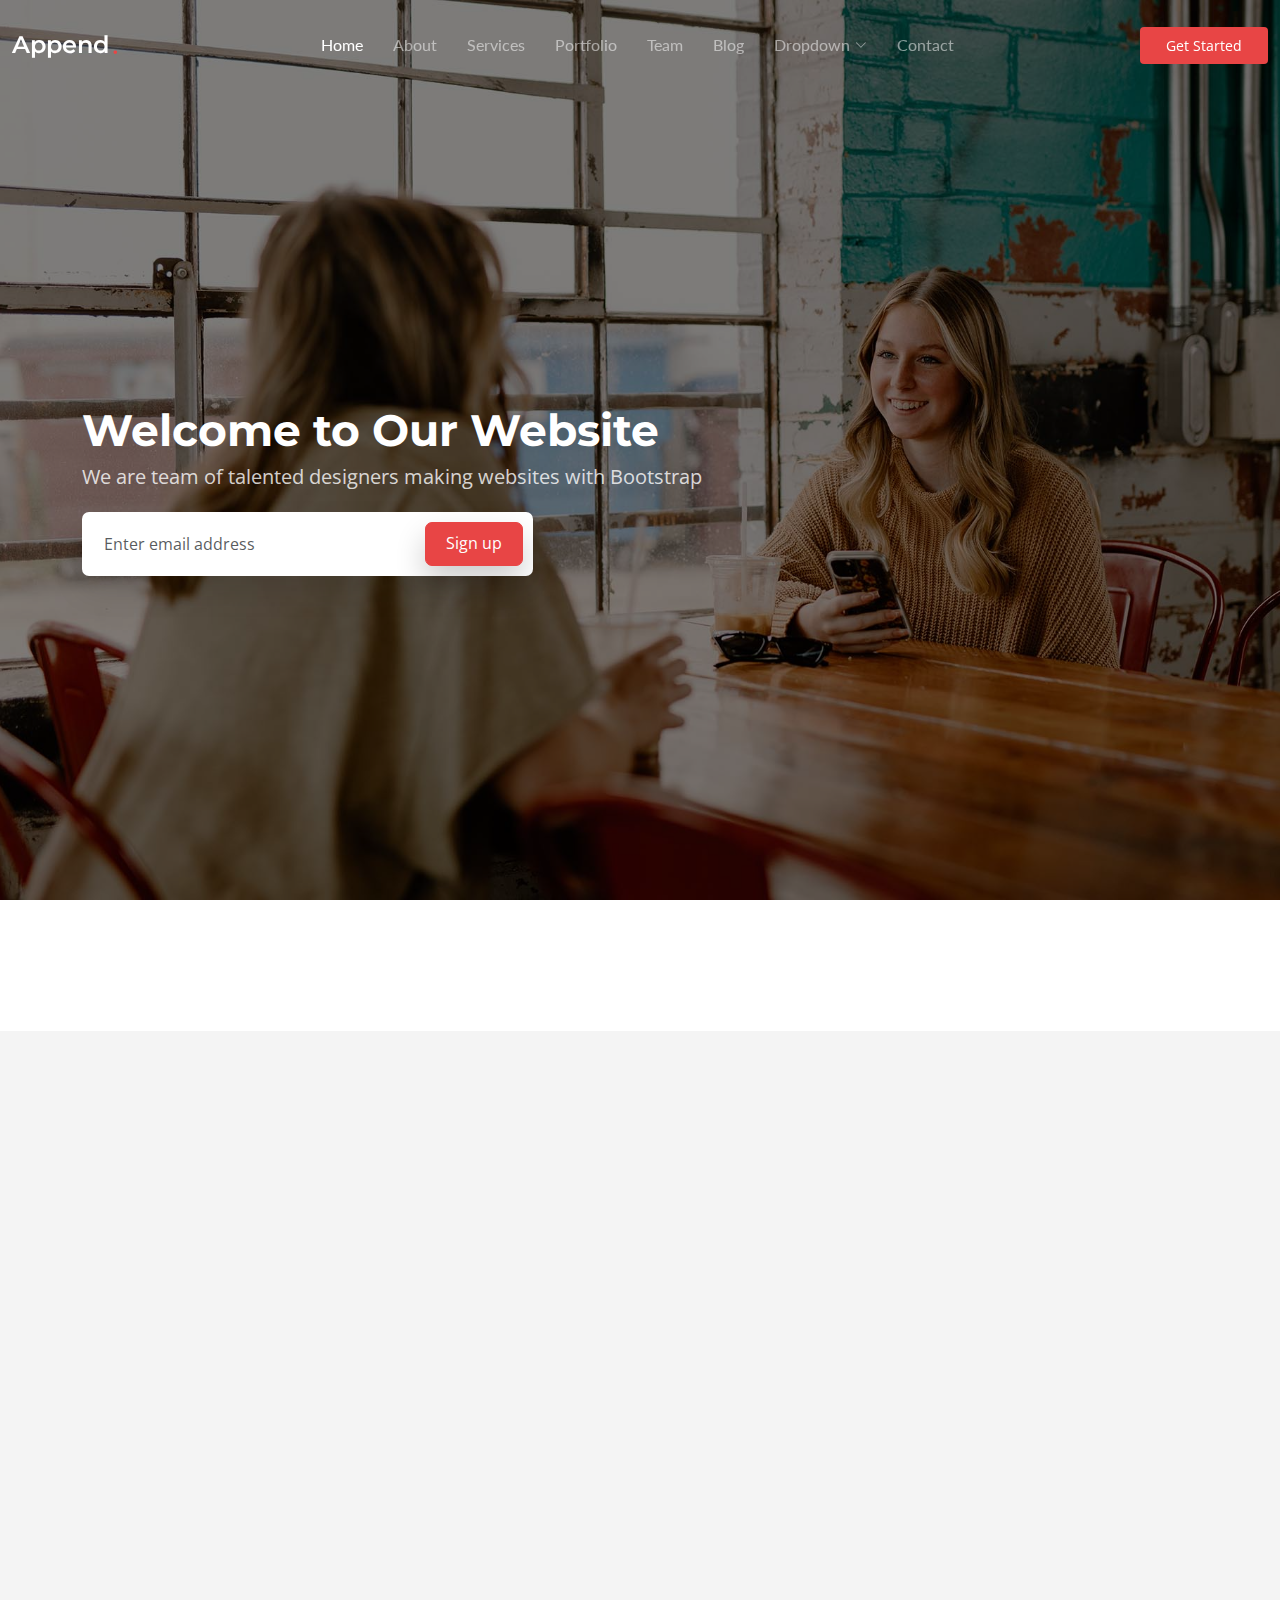
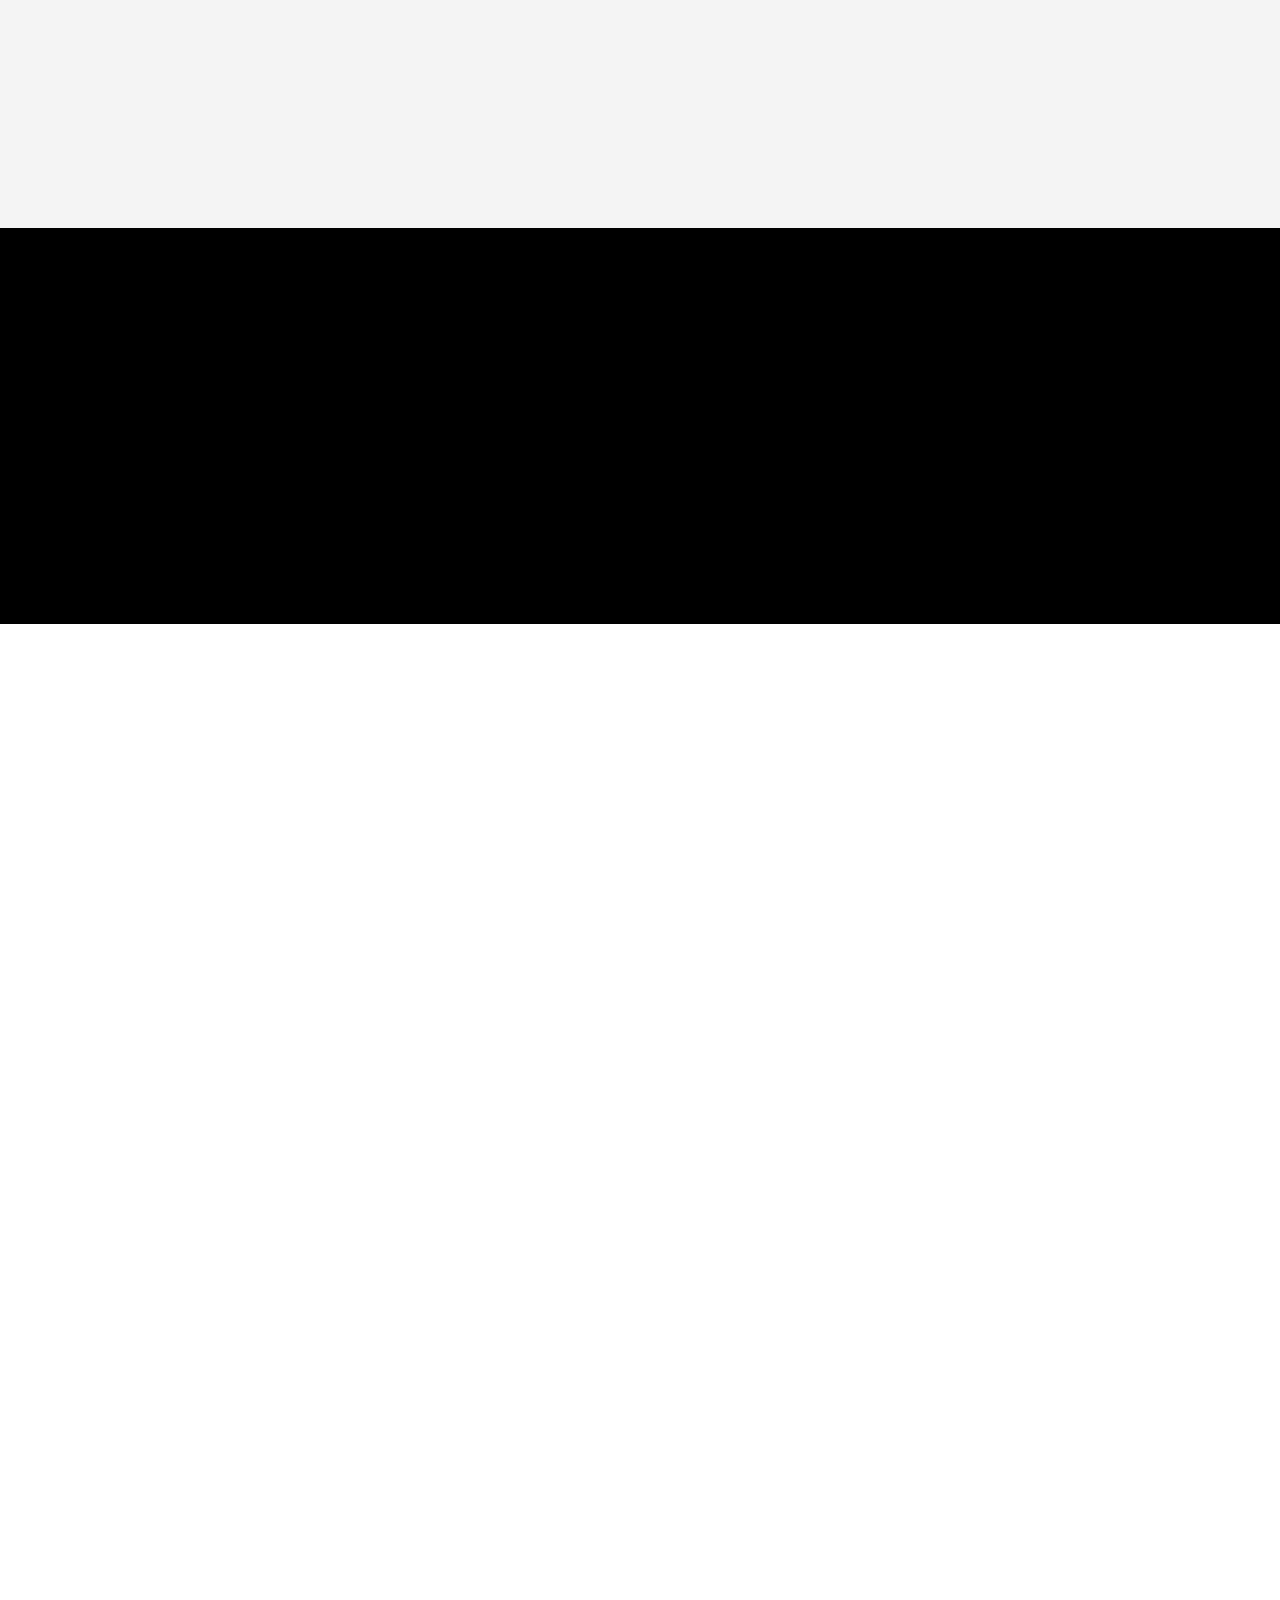
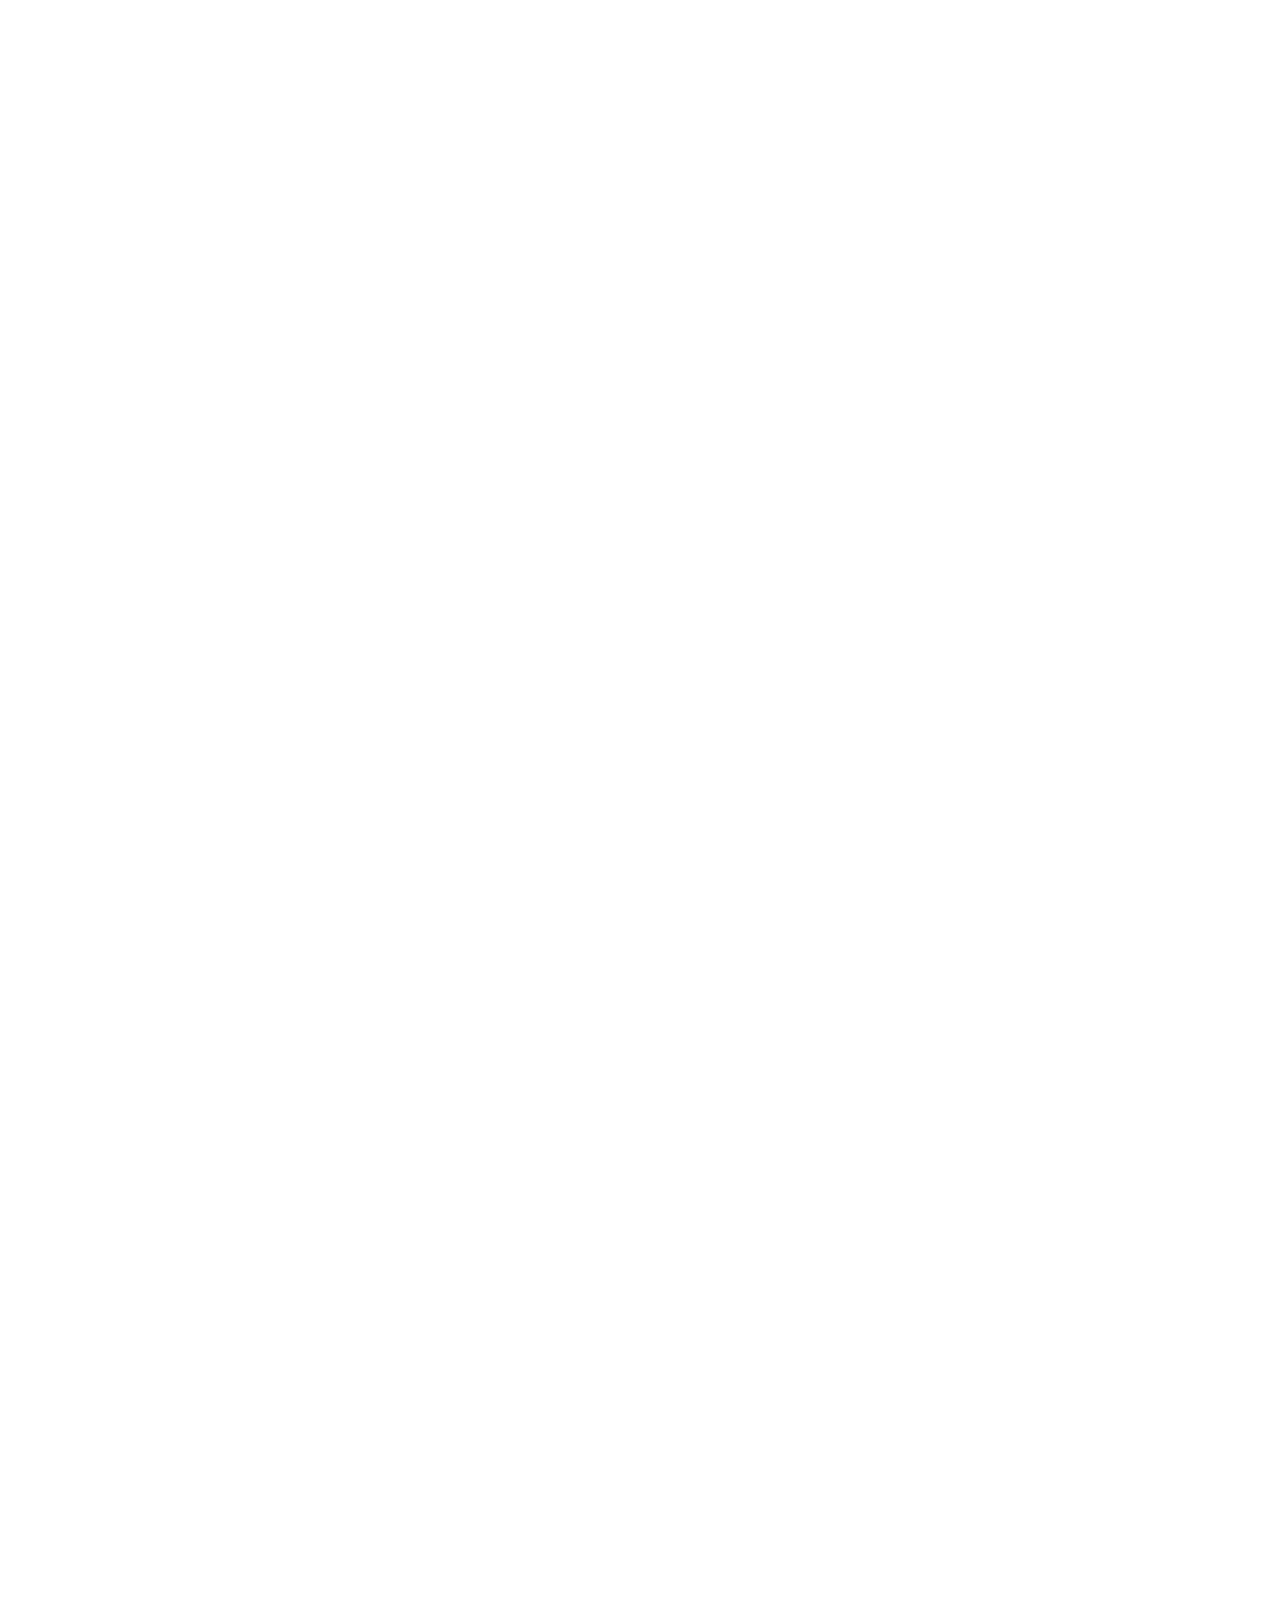
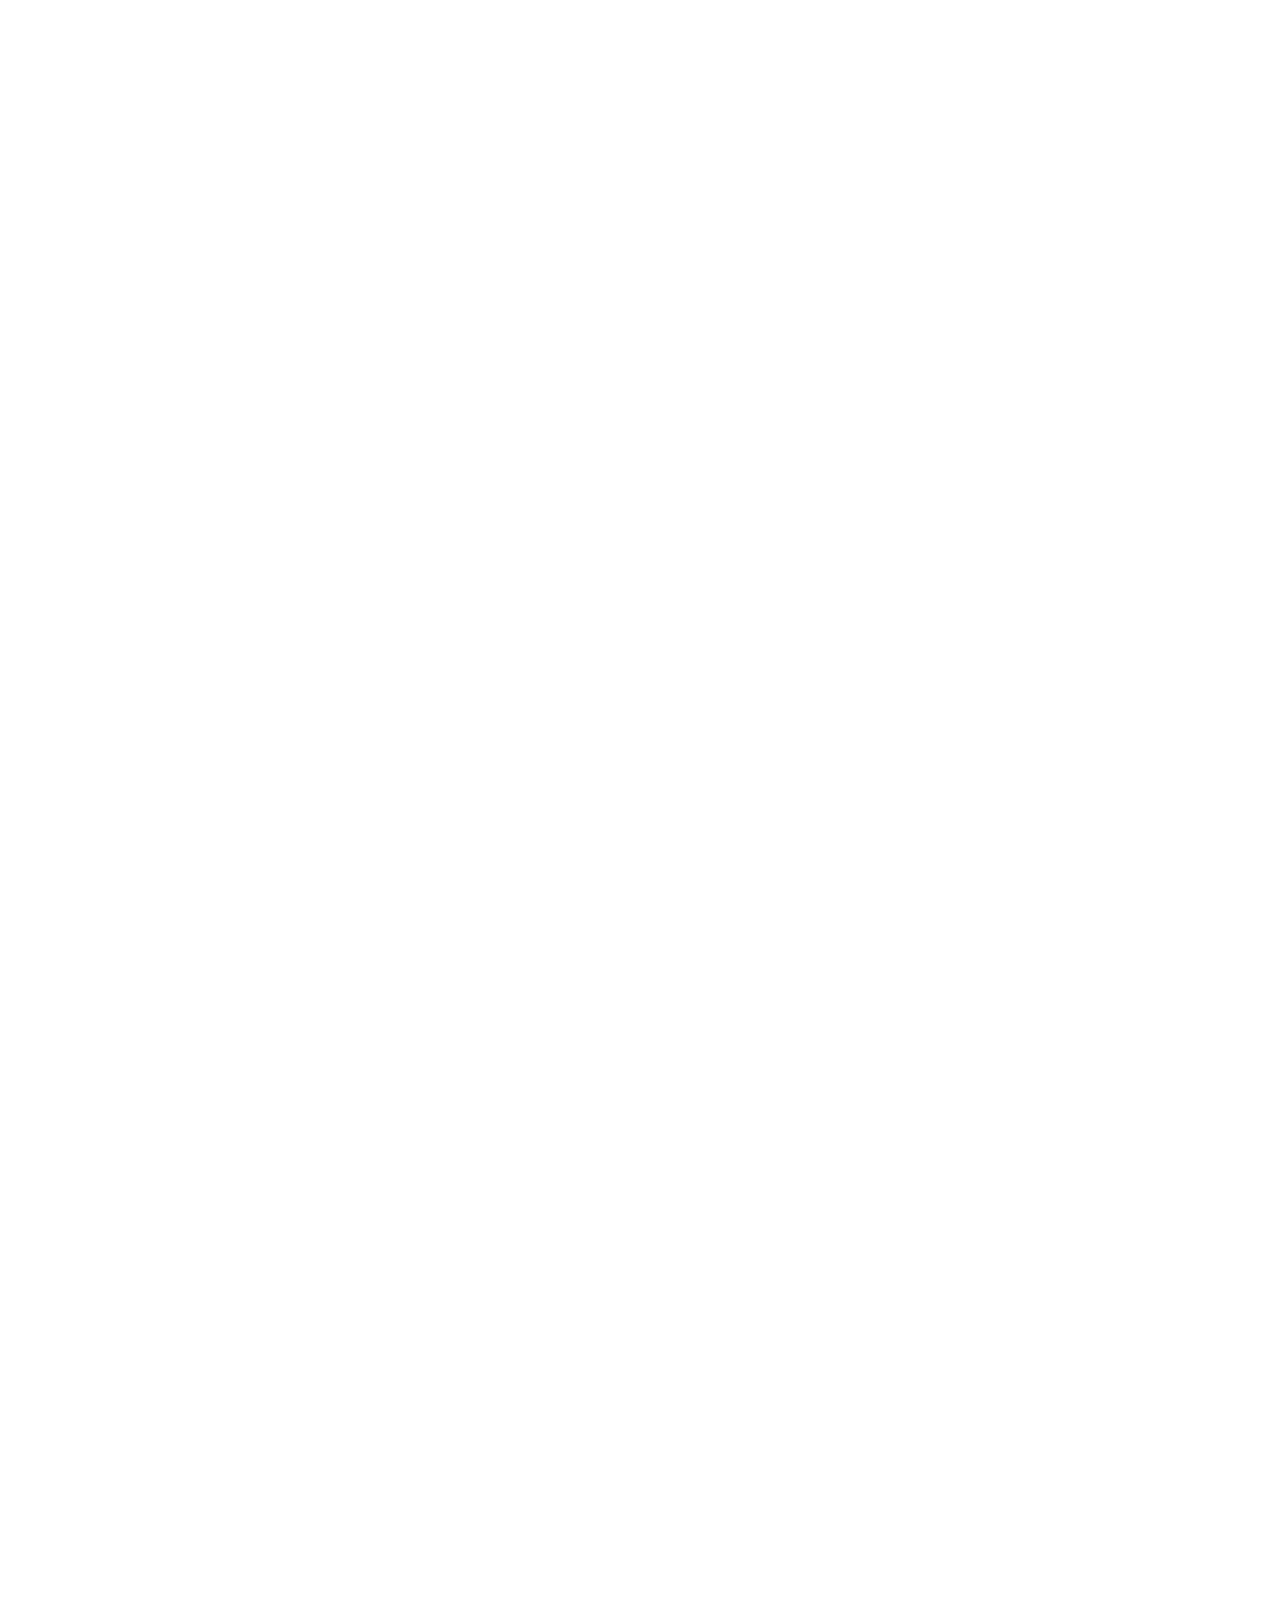
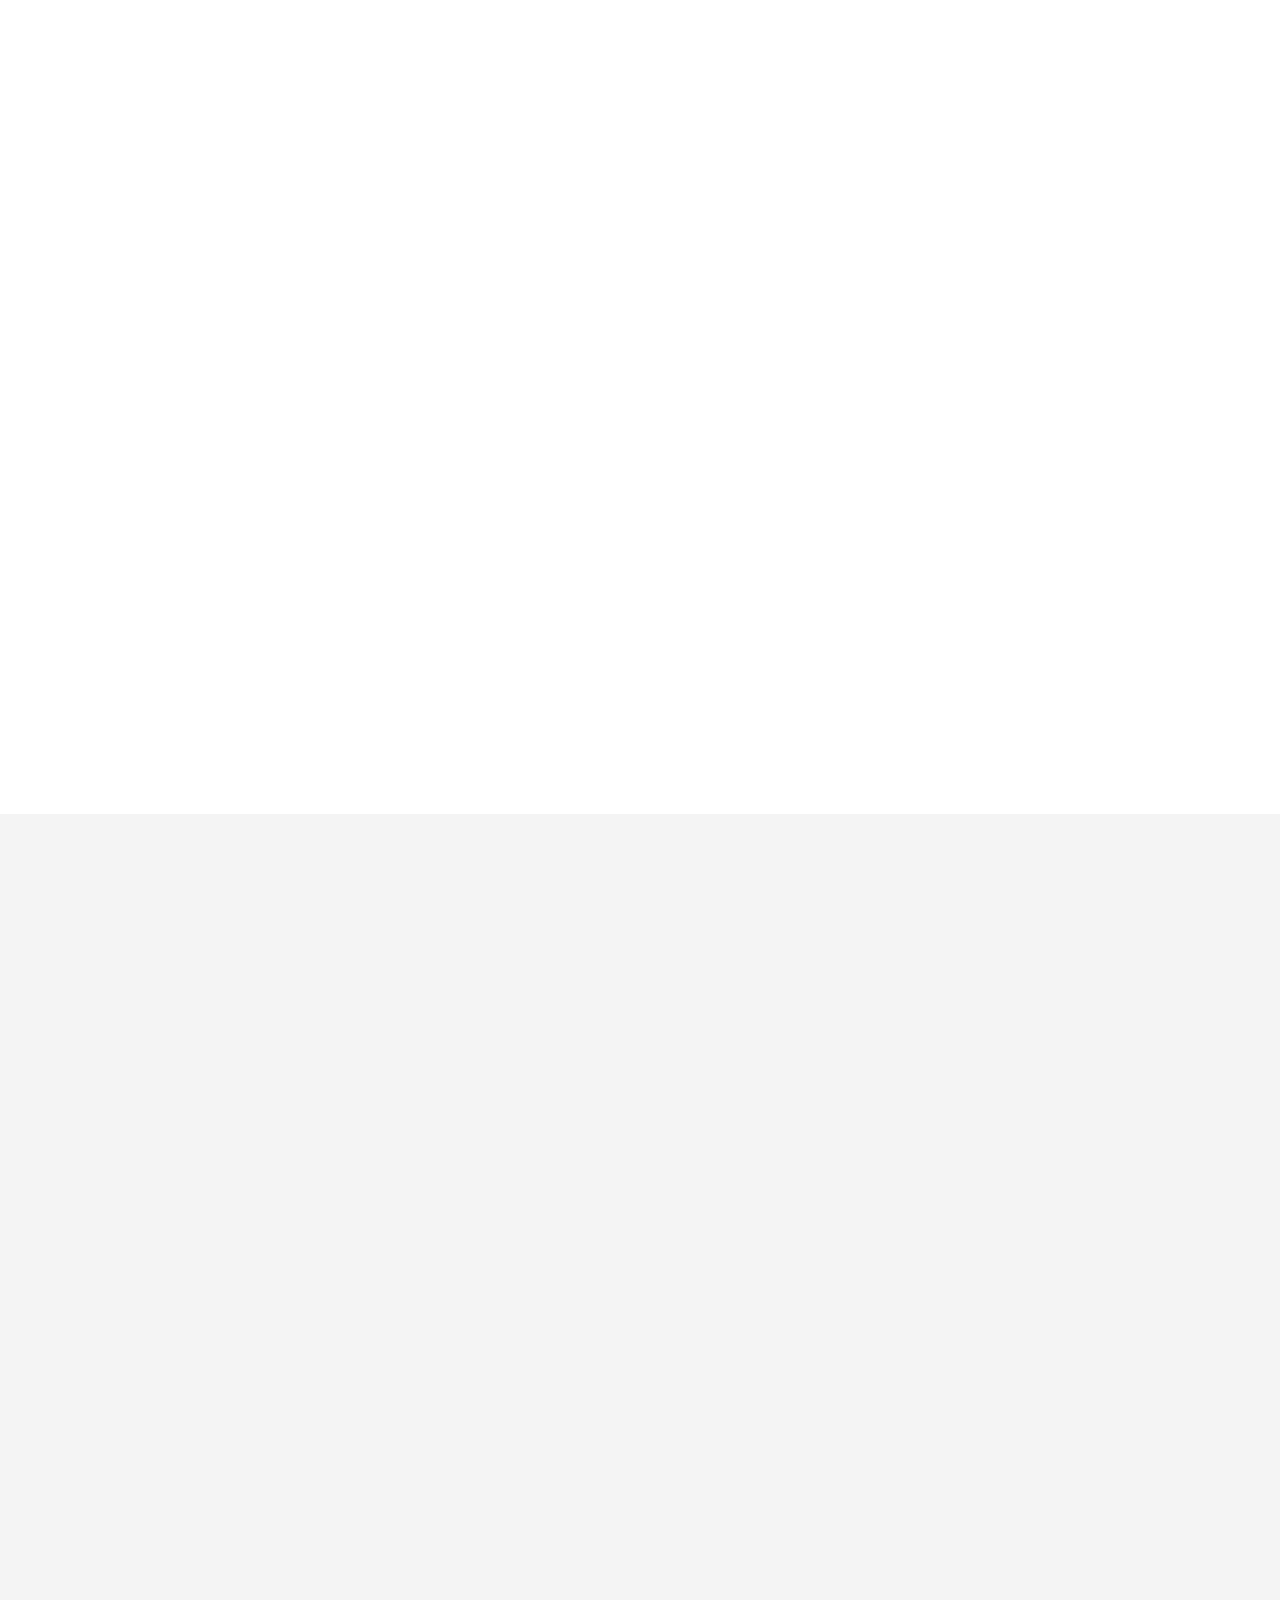
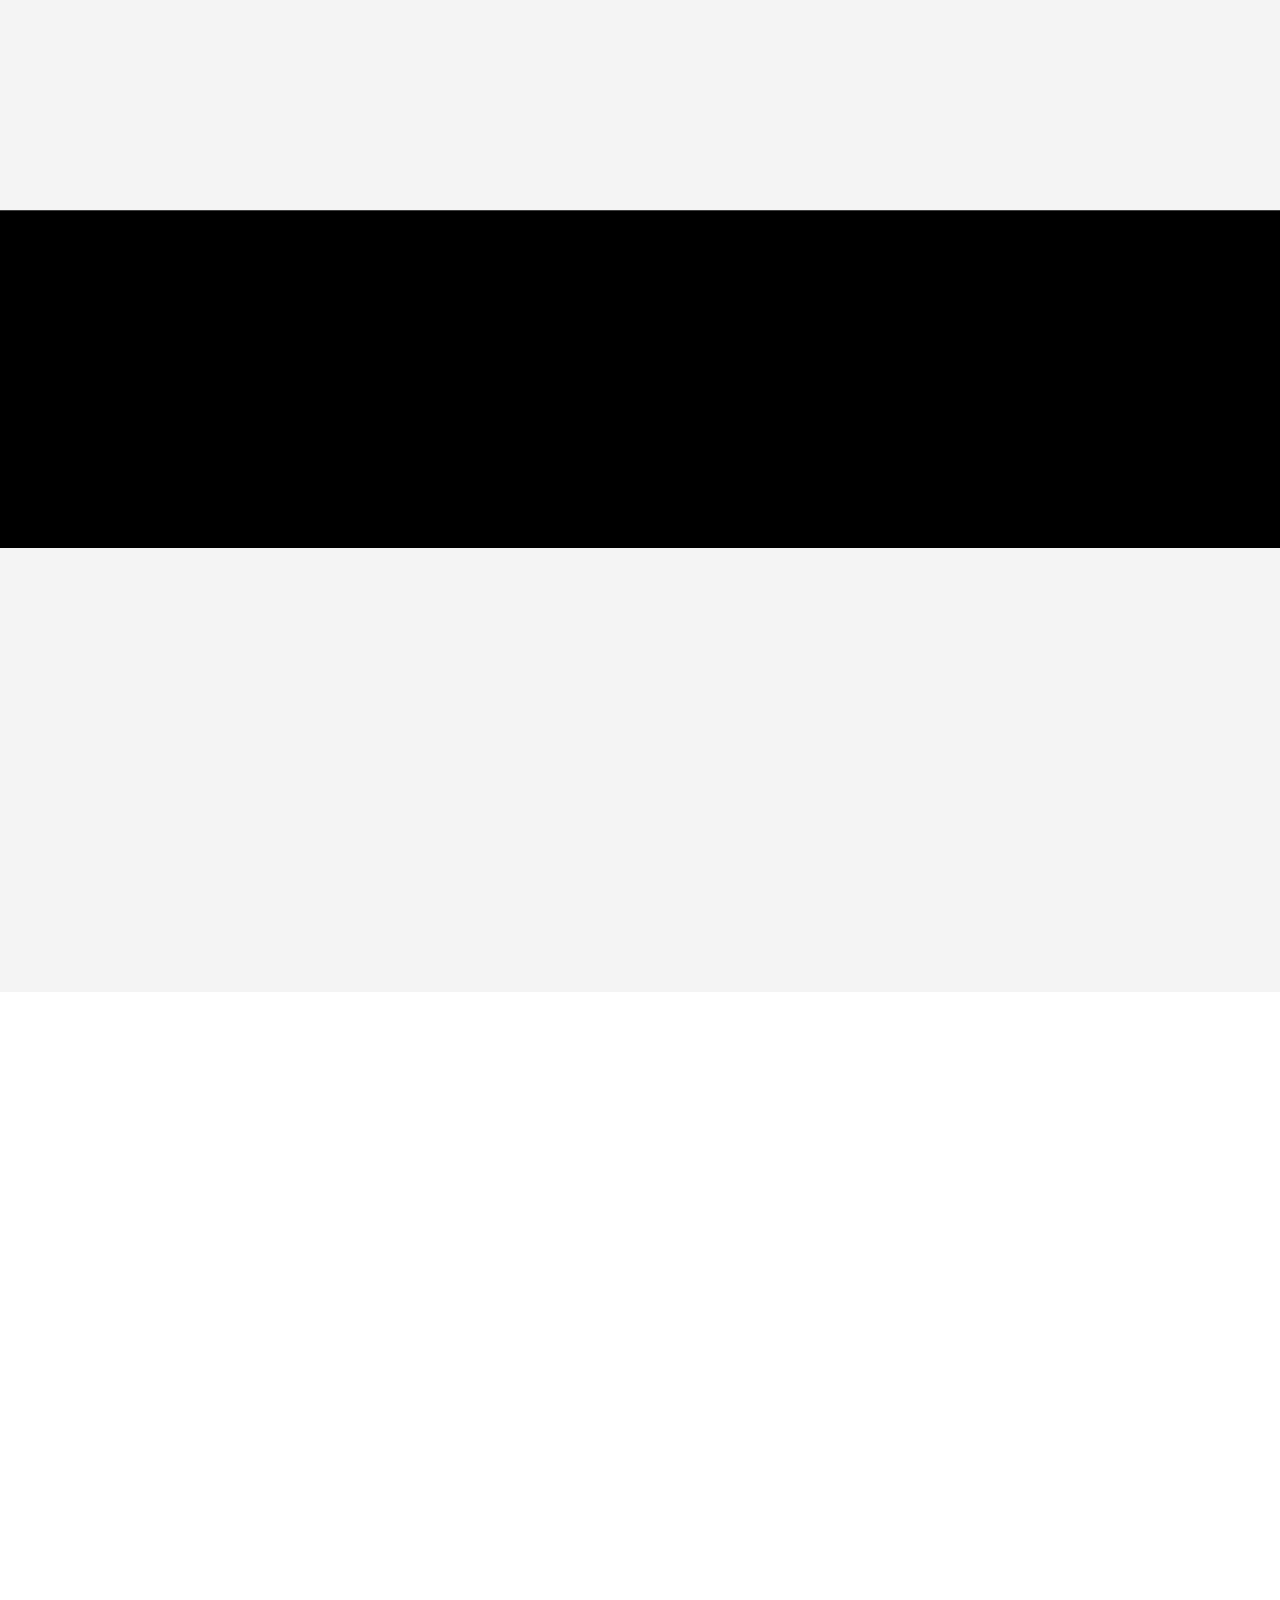
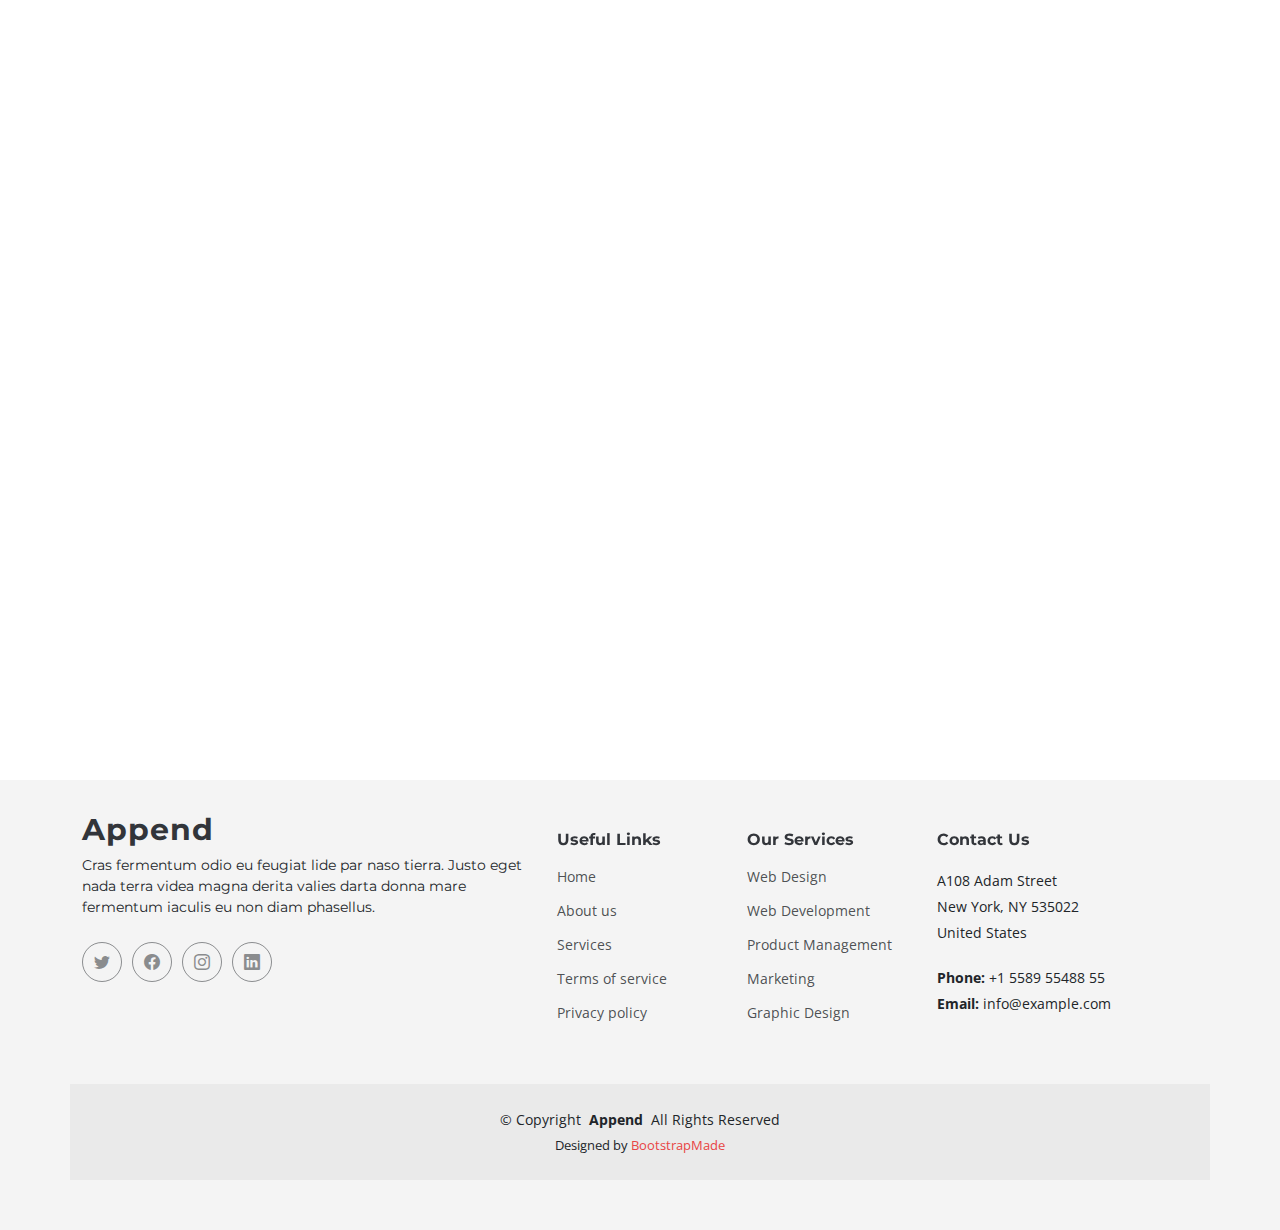
<file: index.html>
<!DOCTYPE html>
<html lang="en">

<head>
  <meta charset="utf-8">
  <meta content="width=device-width, initial-scale=1.0" name="viewport">

  <title>Home - Append Bootstrap Temlate</title>
  <meta content="" name="description">
  <meta content="" name="keywords">

  <!-- Favicons -->
  <link href="assets/img/favicon.png" rel="icon">
  <link href="assets/img/apple-touch-icon.png" rel="apple-touch-icon">

  <!-- Fonts -->
  <link href="https://fonts.googleapis.com" rel="preconnect">
  <link href="https://fonts.gstatic.com" rel="preconnect" crossorigin>
  <link href="https://fonts.googleapis.com/css2?family=Open+Sans:ital,wght@0,300;0,400;0,500;0,600;0,700;0,800;1,300;1,400;1,500;1,600;1,700;1,800&family=Montserrat:ital,wght@0,100;0,200;0,300;0,400;0,500;0,600;0,700;0,800;0,900;1,100;1,200;1,300;1,400;1,500;1,600;1,700;1,800;1,900&family=Lato:ital,wght@0,100;0,300;0,400;0,700;0,900;1,100;1,300;1,400;1,700;1,900&display=swap" rel="stylesheet">

  <!-- Vendor CSS Files -->
  <link href="assets/vendor/bootstrap/css/bootstrap.min.css" rel="stylesheet">
  <link href="assets/vendor/bootstrap-icons/bootstrap-icons.css" rel="stylesheet">
  <link href="assets/vendor/glightbox/css/glightbox.min.css" rel="stylesheet">
  <link href="assets/vendor/swiper/swiper-bundle.min.css" rel="stylesheet">
  <link href="assets/vendor/aos/aos.css" rel="stylesheet">

  <!-- Template Main CSS File -->
  <link href="assets/css/main.css" rel="stylesheet">

  <!-- =======================================================
  * Template Name: Append
  * Updated: Jun 07 2023 with Bootstrap v5.3.0
  * Template URL: https://bootstrapmade.com/append-bootstrap-website-template/
  * Author: BootstrapMade.com
  * License: https://bootstrapmade.com/license/
  ======================================================== -->
</head>

<body class="index-page">

  <!-- ======= Header ======= -->
  <header id="header" class="header fixed-top d-flex align-items-center">
    <div class="container-fluid d-flex align-items-center justify-content-between">

      <a href="index.html" class="logo d-flex align-items-center me-auto me-xl-0">
        <!-- Uncomment the line below if you also wish to use an image logo -->
        <!-- <img src="assets/img/logo.png" alt=""> -->
        <h1>Append</h1>
        <span>.</span>
      </a>

      <!-- Nav Menu -->
      <nav id="navmenu" class="navmenu">
        <ul>
          <li><a href="index.html" class="active">Home</a></li>
          <li><a href="index.html#about">About</a></li>
          <li><a href="index.html#services">Services</a></li>
          <li><a href="index.html#portfolio">Portfolio</a></li>
          <li><a href="index.html#team">Team</a></li>
          <li><a href="blog.html">Blog</a></li>
          <li class="dropdown has-dropdown"><a href="#"><span>Dropdown</span> <i class="bi bi-chevron-down"></i></a>
            <ul class="dd-box-shadow">
              <li><a href="#">Dropdown 1</a></li>
              <li class="dropdown has-dropdown"><a href="#"><span>Deep Dropdown</span> <i class="bi bi-chevron-down"></i></a>
                <ul class="dd-box-shadow">
                  <li><a href="#">Deep Dropdown 1</a></li>
                  <li><a href="#">Deep Dropdown 2</a></li>
                  <li><a href="#">Deep Dropdown 3</a></li>
                  <li><a href="#">Deep Dropdown 4</a></li>
                  <li><a href="#">Deep Dropdown 5</a></li>
                </ul>
              </li>
              <li><a href="#">Dropdown 2</a></li>
              <li><a href="#">Dropdown 3</a></li>
              <li><a href="#">Dropdown 4</a></li>
            </ul>
          </li>
          <li><a href="index.html#contact">Contact</a></li>
        </ul>

        <i class="mobile-nav-toggle d-xl-none bi bi-list"></i>
      </nav><!-- End Nav Menu -->

      <a class="btn-getstarted" href="index.html#about">Get Started</a>

    </div>
  </header><!-- End Header -->

  <main id="main">

    <!-- Hero Section - Home Page -->
    <section id="hero" class="hero">

      <img src="assets/img/hero-bg.jpg" alt="" data-aos="fade-in">

      <div class="container">
        <div class="row">
          <div class="col-lg-10">
            <h2 data-aos="fade-up" data-aos-delay="100">Welcome to Our Website</h2>
            <p data-aos="fade-up" data-aos-delay="200">We are team of talented designers making websites with Bootstrap</p>
          </div>
          <div class="col-lg-5">
            <form action="#" class="sign-up-form d-flex" data-aos="fade-up" data-aos-delay="300">
              <input type="text" class="form-control" placeholder="Enter email address">
              <input type="submit" class="btn btn-primary" value="Sign up">
            </form>
          </div>
        </div>
      </div>

    </section><!-- End Hero Section -->

    <!-- Clients Section - Home Page -->
    <section id="clients" class="clients">

      <div class="container-fluid" data-aos="fade-up">

        <div class="row gy-4">

          <div class="col-xl-2 col-md-3 col-6 client-logo">
            <img src="assets/img/clients/client-1.png" class="img-fluid" alt="">
          </div><!-- End Client Item -->

          <div class="col-xl-2 col-md-3 col-6 client-logo">
            <img src="assets/img/clients/client-2.png" class="img-fluid" alt="">
          </div><!-- End Client Item -->

          <div class="col-xl-2 col-md-3 col-6 client-logo">
            <img src="assets/img/clients/client-3.png" class="img-fluid" alt="">
          </div><!-- End Client Item -->

          <div class="col-xl-2 col-md-3 col-6 client-logo">
            <img src="assets/img/clients/client-4.png" class="img-fluid" alt="">
          </div><!-- End Client Item -->

          <div class="col-xl-2 col-md-3 col-6 client-logo">
            <img src="assets/img/clients/client-5.png" class="img-fluid" alt="">
          </div><!-- End Client Item -->

          <div class="col-xl-2 col-md-3 col-6 client-logo">
            <img src="assets/img/clients/client-6.png" class="img-fluid" alt="">
          </div><!-- End Client Item -->

        </div>

      </div>

    </section><!-- End Clients Section -->

    <!-- About Section - Home Page -->
    <section id="about" class="about">

      <div class="container" data-aos="fade-up" data-aos-delay="100">
        <div class="row align-items-xl-center gy-5">

          <div class="col-xl-5 content">
            <h3>About Us</h3>
            <h2>Ducimus rerum libero reprehenderit cumque</h2>
            <p>Ipsa sint sit. Quis ducimus tempore dolores impedit et dolor cumque alias maxime. Enim reiciendis minus et rerum hic non. Dicta quas cum quia maiores iure. Quidem nulla qui assumenda incidunt voluptatem tempora deleniti soluta.</p>
            <a href="#" class="read-more"><span>Read More</span><i class="bi bi-arrow-right"></i></a>
          </div>

          <div class="col-xl-7">
            <div class="row gy-4 icon-boxes">

              <div class="col-md-6" data-aos="fade-up" data-aos-delay="200">
                <div class="icon-box">
                  <i class="bi bi-buildings"></i>
                  <h3>Eius provident</h3>
                  <p>Magni repellendus vel ullam hic officia accusantium ipsa dolor omnis dolor voluptatem</p>
                </div>
              </div> <!-- End Icon Box -->

              <div class="col-md-6" data-aos="fade-up" data-aos-delay="300">
                <div class="icon-box">
                  <i class="bi bi-clipboard-pulse"></i>
                  <h3>Rerum aperiam</h3>
                  <p>Autem saepe animi et aut aspernatur culpa facere. Rerum saepe rerum voluptates quia</p>
                </div>
              </div> <!-- End Icon Box -->

              <div class="col-md-6" data-aos="fade-up" data-aos-delay="400">
                <div class="icon-box">
                  <i class="bi bi-command"></i>
                  <h3>Veniam omnis</h3>
                  <p>Omnis perferendis molestias culpa sed. Recusandae quas possimus. Quod consequatur corrupti</p>
                </div>
              </div> <!-- End Icon Box -->

              <div class="col-md-6" data-aos="fade-up" data-aos-delay="500">
                <div class="icon-box">
                  <i class="bi bi-graph-up-arrow"></i>
                  <h3>Delares sapiente</h3>
                  <p>Sint et dolor voluptas minus possimus nostrum. Reiciendis commodi eligendi omnis quideme lorenda</p>
                </div>
              </div> <!-- End Icon Box -->

            </div>
          </div>

        </div>
      </div>

    </section><!-- End About Section -->

    <!-- Stats Section - Home Page -->
    <section id="stats" class="stats">

      <img src="assets/img/stats-bg.jpg" alt="" data-aos="fade-in">

      <div class="container position-relative" data-aos="fade-up" data-aos-delay="100">

        <div class="row gy-4">

          <div class="col-lg-3 col-md-6">
            <div class="stats-item text-center w-100 h-100">
              <span data-purecounter-start="0" data-purecounter-end="232" data-purecounter-duration="1" class="purecounter"></span>
              <p>Clients</p>
            </div>
          </div><!-- End Stats Item -->

          <div class="col-lg-3 col-md-6">
            <div class="stats-item text-center w-100 h-100">
              <span data-purecounter-start="0" data-purecounter-end="521" data-purecounter-duration="1" class="purecounter"></span>
              <p>Projects</p>
            </div>
          </div><!-- End Stats Item -->

          <div class="col-lg-3 col-md-6">
            <div class="stats-item text-center w-100 h-100">
              <span data-purecounter-start="0" data-purecounter-end="1453" data-purecounter-duration="1" class="purecounter"></span>
              <p>Hours Of Support</p>
            </div>
          </div><!-- End Stats Item -->

          <div class="col-lg-3 col-md-6">
            <div class="stats-item text-center w-100 h-100">
              <span data-purecounter-start="0" data-purecounter-end="32" data-purecounter-duration="1" class="purecounter"></span>
              <p>Workers</p>
            </div>
          </div><!-- End Stats Item -->

        </div>

      </div>

    </section><!-- End Stats Section -->

    <!-- Services Section - Home Page -->
    <section id="services" class="services">

      <!--  Section Title -->
      <div class="container section-title" data-aos="fade-up">
        <h2>Services</h2>
        <p>Necessitatibus eius consequatur ex aliquid fuga eum quidem sint consectetur velit</p>
      </div><!-- End Section Title -->

      <div class="container">

        <div class="row gy-4">

          <div class="col-lg-6 " data-aos="fade-up" data-aos-delay="100">
            <div class="service-item d-flex">
              <div class="icon flex-shrink-0"><i class="bi bi-briefcase"></i></div>
              <div>
                <h4 class="title"><a href="#" class="stretched-link">Lorem Ipsum</a></h4>
                <p class="description">Voluptatum deleniti atque corrupti quos dolores et quas molestias excepturi sint occaecati cupiditate non provident</p>
              </div>
            </div>
          </div>
          <!-- End Service Item -->

          <div class="col-lg-6 " data-aos="fade-up" data-aos-delay="200">
            <div class="service-item d-flex">
              <div class="icon flex-shrink-0"><i class="bi bi-card-checklist"></i></div>
              <div>
                <h4 class="title"><a href="#" class="stretched-link">Dolor Sitema</a></h4>
                <p class="description">Minim veniam, quis nostrud exercitation ullamco laboris nisi ut aliquip ex ea commodo consequat tarad limino ata</p>
              </div>
            </div>
          </div><!-- End Service Item -->

          <div class="col-lg-6 " data-aos="fade-up" data-aos-delay="300">
            <div class="service-item d-flex">
              <div class="icon flex-shrink-0"><i class="bi bi-bar-chart"></i></div>
              <div>
                <h4 class="title"><a href="#" class="stretched-link">Sed ut perspiciatis</a></h4>
                <p class="description">Duis aute irure dolor in reprehenderit in voluptate velit esse cillum dolore eu fugiat nulla pariatur</p>
              </div>
            </div>
          </div><!-- End Service Item -->

          <div class="col-lg-6 " data-aos="fade-up" data-aos-delay="400">
            <div class="service-item d-flex">
              <div class="icon flex-shrink-0"><i class="bi bi-binoculars"></i></div>
              <div>
                <h4 class="title"><a href="#" class="stretched-link">Magni Dolores</a></h4>
                <p class="description">Excepteur sint occaecat cupidatat non proident, sunt in culpa qui officia deserunt mollit anim id est laborum</p>
              </div>
            </div>
          </div><!-- End Service Item -->

          <div class="col-lg-6 " data-aos="fade-up" data-aos-delay="500">
            <div class="service-item d-flex">
              <div class="icon flex-shrink-0"><i class="bi bi-brightness-high"></i></div>
              <div>
                <h4 class="title"><a href="#" class="stretched-link">Nemo Enim</a></h4>
                <p class="description">At vero eos et accusamus et iusto odio dignissimos ducimus qui blanditiis praesentium voluptatum deleniti atque</p>
              </div>
            </div>
          </div><!-- End Service Item -->

          <div class="col-lg-6 " data-aos="fade-up" data-aos-delay="600">
            <div class="service-item d-flex">
              <div class="icon flex-shrink-0"><i class="bi bi-calendar4-week"></i></div>
              <div>
                <h4 class="title"><a href="#" class="stretched-link">Eiusmod Tempor</a></h4>
                <p class="description">Et harum quidem rerum facilis est et expedita distinctio. Nam libero tempore, cum soluta nobis est eligendi</p>
              </div>
            </div>
          </div><!-- End Service Item -->

        </div>

      </div>

    </section><!-- End Services Section -->

    <!-- Features Section - Home Page -->
    <section id="features" class="features">

      <!--  Section Title -->
      <div class="container section-title" data-aos="fade-up">
        <h2>Features</h2>
        <p>Necessitatibus eius consequatur ex aliquid fuga eum quidem sint consectetur velit</p>
      </div><!-- End Section Title -->

      <div class="container">

        <div class="row gy-4 align-items-center features-item">
          <div class="col-lg-5 order-2 order-lg-1" data-aos="fade-up" data-aos-delay="200">
            <h3>Corporis temporibus maiores provident</h3>
            <p>
              Ullamco laboris nisi ut aliquip ex ea commodo consequat. Duis aute irure dolor in reprehenderit in voluptate
              velit esse cillum dolore eu fugiat nulla pariatur. Excepteur sint occaecat cupidatat non proident.
            </p>
            <a href="#" class="btn btn-get-started">Get Started</a>
          </div>
          <div class="col-lg-7 order-1 order-lg-2 d-flex align-items-center" data-aos="zoom-out" data-aos-delay="100">
            <div class="image-stack">
              <img src="assets/img/features-light-1.jpg" alt="" class="stack-front">
              <img src="assets/img/features-light-2.jpg" alt="" class="stack-back">
            </div>
          </div>
        </div><!-- Features Item -->

        <div class="row gy-4 align-items-stretch justify-content-between features-item ">
          <div class="col-lg-6 d-flex align-items-center features-img-bg" data-aos="zoom-out">
            <img src="assets/img/features-light-3.jpg" class="img-fluid" alt="">
          </div>
          <div class="col-lg-5 d-flex justify-content-center flex-column" data-aos="fade-up">
            <h3>Sunt consequatur ad ut est nulla</h3>
            <p>Cupiditate placeat cupiditate placeat est ipsam culpa. Delectus quia minima quod. Sunt saepe odit aut quia voluptatem hic voluptas dolor doloremque.</p>
            <ul>
              <li><i class="bi bi-check"></i> <span>Ullamco laboris nisi ut aliquip ex ea commodo consequat.</span></li>
              <li><i class="bi bi-check"></i><span> Duis aute irure dolor in reprehenderit in voluptate velit.</span></li>
              <li><i class="bi bi-check"></i> <span>Facilis ut et voluptatem aperiam. Autem soluta ad fugiat</span>.</li>
            </ul>
            <a href="#" class="btn btn-get-started align-self-start">Get Started</a>
          </div>
        </div><!-- Features Item -->

      </div>

    </section><!-- End Features Section -->

    <!-- Portfolio Section - Home Page -->
    <section id="portfolio" class="portfolio">

      <!--  Section Title -->
      <div class="container section-title" data-aos="fade-up">
        <h2>Portfolio</h2>
        <p>Necessitatibus eius consequatur ex aliquid fuga eum quidem sint consectetur velit</p>
      </div><!-- End Section Title -->

      <div class="container">

        <div class="isotope-layout" data-default-filter="*" data-layout="masonry" data-sort="original-order">

          <ul class="portfolio-filters isotope-filters" data-aos="fade-up" data-aos-delay="100">
            <li data-filter="*" class="filter-active">All</li>
            <li data-filter=".filter-app">App</li>
            <li data-filter=".filter-product">Card</li>
            <li data-filter=".filter-branding">Web</li>
          </ul><!-- End Portfolio Filters -->

          <div class="row gy-4 isotope-container" data-aos="fade-up" data-aos-delay="200">

            <div class="col-lg-4 col-md-6 portfolio-item isotope-item filter-app">
              <img src="assets/img/masonry-portfolio/masonry-portfolio-1.jpg" class="img-fluid" alt="">
              <div class="portfolio-info">
                <h4>App 1</h4>
                <p>Lorem ipsum, dolor sit</p>
                <a href="assets/img/masonry-portfolio/masonry-portfolio-1.jpg" title="App 1" data-gallery="portfolio-gallery-app" class="glightbox preview-link"><i class="bi bi-zoom-in"></i></a>
                <a href="portfolio-details.html" title="More Details" class="details-link"><i class="bi bi-link-45deg"></i></a>
              </div>
            </div><!-- End Portfolio Item -->

            <div class="col-lg-4 col-md-6 portfolio-item isotope-item filter-product">
              <img src="assets/img/masonry-portfolio/masonry-portfolio-2.jpg" class="img-fluid" alt="">
              <div class="portfolio-info">
                <h4>Product 1</h4>
                <p>Lorem ipsum, dolor sit</p>
                <a href="assets/img/masonry-portfolio/masonry-portfolio-2.jpg" title="Product 1" data-gallery="portfolio-gallery-product" class="glightbox preview-link"><i class="bi bi-zoom-in"></i></a>
                <a href="portfolio-details.html" title="More Details" class="details-link"><i class="bi bi-link-45deg"></i></a>
              </div>
            </div><!-- End Portfolio Item -->

            <div class="col-lg-4 col-md-6 portfolio-item isotope-item filter-branding">
              <img src="assets/img/masonry-portfolio/masonry-portfolio-3.jpg" class="img-fluid" alt="">
              <div class="portfolio-info">
                <h4>Branding 1</h4>
                <p>Lorem ipsum, dolor sit</p>
                <a href="assets/img/masonry-portfolio/masonry-portfolio-3.jpg" title="Branding 1" data-gallery="portfolio-gallery-branding" class="glightbox preview-link"><i class="bi bi-zoom-in"></i></a>
                <a href="portfolio-details.html" title="More Details" class="details-link"><i class="bi bi-link-45deg"></i></a>
              </div>
            </div><!-- End Portfolio Item -->

            <div class="col-lg-4 col-md-6 portfolio-item isotope-item filter-app">
              <img src="assets/img/masonry-portfolio/masonry-portfolio-4.jpg" class="img-fluid" alt="">
              <div class="portfolio-info">
                <h4>App 2</h4>
                <p>Lorem ipsum, dolor sit</p>
                <a href="assets/img/masonry-portfolio/masonry-portfolio-4.jpg" title="App 2" data-gallery="portfolio-gallery-app" class="glightbox preview-link"><i class="bi bi-zoom-in"></i></a>
                <a href="portfolio-details.html" title="More Details" class="details-link"><i class="bi bi-link-45deg"></i></a>
              </div>
            </div><!-- End Portfolio Item -->

            <div class="col-lg-4 col-md-6 portfolio-item isotope-item filter-product">
              <img src="assets/img/masonry-portfolio/masonry-portfolio-5.jpg" class="img-fluid" alt="">
              <div class="portfolio-info">
                <h4>Product 2</h4>
                <p>Lorem ipsum, dolor sit</p>
                <a href="assets/img/masonry-portfolio/masonry-portfolio-5.jpg" title="Product 2" data-gallery="portfolio-gallery-product" class="glightbox preview-link"><i class="bi bi-zoom-in"></i></a>
                <a href="portfolio-details.html" title="More Details" class="details-link"><i class="bi bi-link-45deg"></i></a>
              </div>
            </div><!-- End Portfolio Item -->

            <div class="col-lg-4 col-md-6 portfolio-item isotope-item filter-branding">
              <img src="assets/img/masonry-portfolio/masonry-portfolio-6.jpg" class="img-fluid" alt="">
              <div class="portfolio-info">
                <h4>Branding 2</h4>
                <p>Lorem ipsum, dolor sit</p>
                <a href="assets/img/masonry-portfolio/masonry-portfolio-6.jpg" title="Branding 2" data-gallery="portfolio-gallery-branding" class="glightbox preview-link"><i class="bi bi-zoom-in"></i></a>
                <a href="portfolio-details.html" title="More Details" class="details-link"><i class="bi bi-link-45deg"></i></a>
              </div>
            </div><!-- End Portfolio Item -->

            <div class="col-lg-4 col-md-6 portfolio-item isotope-item filter-app">
              <img src="assets/img/masonry-portfolio/masonry-portfolio-7.jpg" class="img-fluid" alt="">
              <div class="portfolio-info">
                <h4>App 3</h4>
                <p>Lorem ipsum, dolor sit</p>
                <a href="assets/img/masonry-portfolio/masonry-portfolio-7.jpg" title="App 3" data-gallery="portfolio-gallery-app" class="glightbox preview-link"><i class="bi bi-zoom-in"></i></a>
                <a href="portfolio-details.html" title="More Details" class="details-link"><i class="bi bi-link-45deg"></i></a>
              </div>
            </div><!-- End Portfolio Item -->

            <div class="col-lg-4 col-md-6 portfolio-item isotope-item filter-product">
              <img src="assets/img/masonry-portfolio/masonry-portfolio-8.jpg" class="img-fluid" alt="">
              <div class="portfolio-info">
                <h4>Product 3</h4>
                <p>Lorem ipsum, dolor sit</p>
                <a href="assets/img/masonry-portfolio/masonry-portfolio-8.jpg" title="Product 3" data-gallery="portfolio-gallery-product" class="glightbox preview-link"><i class="bi bi-zoom-in"></i></a>
                <a href="portfolio-details.html" title="More Details" class="details-link"><i class="bi bi-link-45deg"></i></a>
              </div>
            </div><!-- End Portfolio Item -->

            <div class="col-lg-4 col-md-6 portfolio-item isotope-item filter-branding">
              <img src="assets/img/masonry-portfolio/masonry-portfolio-9.jpg" class="img-fluid" alt="">
              <div class="portfolio-info">
                <h4>Branding 3</h4>
                <p>Lorem ipsum, dolor sit</p>
                <a href="assets/img/masonry-portfolio/masonry-portfolio-9.jpg" title="Branding 2" data-gallery="portfolio-gallery-branding" class="glightbox preview-link"><i class="bi bi-zoom-in"></i></a>
                <a href="portfolio-details.html" title="More Details" class="details-link"><i class="bi bi-link-45deg"></i></a>
              </div>
            </div><!-- End Portfolio Item -->

          </div><!-- End Portfolio Container -->

        </div>

      </div>

    </section><!-- End Portfolio Section -->

    <!-- Pricing Section - Home Page -->
    <section id="pricing" class="pricing">

      <!--  Section Title -->
      <div class="container section-title" data-aos="fade-up">
        <h2>Pricing</h2>
        <p>Necessitatibus eius consequatur ex aliquid fuga eum quidem sint consectetur velit</p>
      </div><!-- End Section Title -->

      <div class="container" data-aos="zoom-in" data-aos-delay="100">

        <div class="row g-4">

          <div class="col-lg-4">
            <div class="pricing-item">
              <h3>Free Plan</h3>
              <div class="icon">
                <i class="bi bi-box"></i>
              </div>
              <h4><sup>$</sup>0<span> / month</span></h4>
              <ul>
                <li><i class="bi bi-check"></i> <span>Quam adipiscing vitae proin</span></li>
                <li><i class="bi bi-check"></i> <span>Nec feugiat nisl pretium</span></li>
                <li><i class="bi bi-check"></i> <span>Nulla at volutpat diam uteera</span></li>
                <li class="na"><i class="bi bi-x"></i> <span>Pharetra massa massa ultricies</span></li>
                <li class="na"><i class="bi bi-x"></i> <span>Massa ultricies mi quis hendrerit</span></li>
              </ul>
              <div class="text-center"><a href="#" class="buy-btn">Buy Now</a></div>
            </div>
          </div><!-- End Pricing Item -->

          <div class="col-lg-4">
            <div class="pricing-item featured">
              <h3>Business Plan</h3>
              <div class="icon">
                <i class="bi bi-rocket"></i>
              </div>

              <h4><sup>$</sup>29<span> / month</span></h4>
              <ul>
                <li><i class="bi bi-check"></i> <span>Quam adipiscing vitae proin</span></li>
                <li><i class="bi bi-check"></i> <span>Nec feugiat nisl pretium</span></li>
                <li><i class="bi bi-check"></i> <span>Nulla at volutpat diam uteera</span></li>
                <li><i class="bi bi-check"></i> <span>Pharetra massa massa ultricies</span></li>
                <li><i class="bi bi-check"></i> <span>Massa ultricies mi quis hendrerit</span></li>
              </ul>
              <div class="text-center"><a href="#" class="buy-btn">Buy Now</a></div>
            </div>
          </div><!-- End Pricing Item -->

          <div class="col-lg-4">
            <div class="pricing-item">
              <h3>Developer Plan</h3>
              <div class="icon">
                <i class="bi bi-send"></i>
              </div>
              <h4><sup>$</sup>49<span> / month</span></h4>
              <ul>
                <li><i class="bi bi-check"></i> <span>Quam adipiscing vitae proin</span></li>
                <li><i class="bi bi-check"></i> <span>Nec feugiat nisl pretium</span></li>
                <li><i class="bi bi-check"></i> <span>Nulla at volutpat diam uteera</span></li>
                <li><i class="bi bi-check"></i> <span>Pharetra massa massa ultricies</span></li>
                <li><i class="bi bi-check"></i> <span>Massa ultricies mi quis hendrerit</span></li>
              </ul>
              <div class="text-center"><a href="#" class="buy-btn">Buy Now</a></div>
            </div>
          </div><!-- End Pricing Item -->

        </div>

      </div>

    </section><!-- End Pricing Section -->

    <!-- Faq Section - Home Page -->
    <section id="faq" class="faq">

      <div class="container">

        <div class="row gy-4">

          <div class="col-lg-4" data-aos="fade-up" data-aos-delay="100">
            <div class="content px-xl-5">
              <h3><span>Frequently Asked </span><strong>Questions</strong></h3>
              <p>
                Lorem ipsum dolor sit amet, consectetur adipiscing elit, sed do eiusmod tempor incididunt ut labore et dolore magna aliqua. Duis aute irure dolor in reprehenderit
              </p>
            </div>
          </div>

          <div class="col-lg-8" data-aos="fade-up" data-aos-delay="200">

            <div class="faq-container">
              <div class="faq-item faq-active">
                <h3><span class="num">1.</span> <span>Non consectetur a erat nam at lectus urna duis?</span></h3>
                <div class="faq-content">
                  <p>Feugiat pretium nibh ipsum consequat. Tempus iaculis urna id volutpat lacus laoreet non curabitur gravida. Venenatis lectus magna fringilla urna porttitor rhoncus dolor purus non.</p>
                </div>
                <i class="faq-toggle bi bi-chevron-right"></i>
              </div><!-- End Faq item-->

              <div class="faq-item">
                <h3><span class="num">2.</span> <span>Feugiat scelerisque varius morbi enim nunc faucibus a pellentesque?</span></h3>
                <div class="faq-content">
                  <p>Dolor sit amet consectetur adipiscing elit pellentesque habitant morbi. Id interdum velit laoreet id donec ultrices. Fringilla phasellus faucibus scelerisque eleifend donec pretium. Est pellentesque elit ullamcorper dignissim. Mauris ultrices eros in cursus turpis massa tincidunt dui.</p>
                </div>
                <i class="faq-toggle bi bi-chevron-right"></i>
              </div><!-- End Faq item-->

              <div class="faq-item">
                <h3><span class="num">3.</span> <span>Dolor sit amet consectetur adipiscing elit pellentesque?</span></h3>
                <div class="faq-content">
                  <p>Eleifend mi in nulla posuere sollicitudin aliquam ultrices sagittis orci. Faucibus pulvinar elementum integer enim. Sem nulla pharetra diam sit amet nisl suscipit. Rutrum tellus pellentesque eu tincidunt. Lectus urna duis convallis convallis tellus. Urna molestie at elementum eu facilisis sed odio morbi quis</p>
                </div>
                <i class="faq-toggle bi bi-chevron-right"></i>
              </div><!-- End Faq item-->

              <div class="faq-item">
                <h3><span class="num">4.</span> <span>Ac odio tempor orci dapibus. Aliquam eleifend mi in nulla?</span></h3>
                <div class="faq-content">
                  <p>Dolor sit amet consectetur adipiscing elit pellentesque habitant morbi. Id interdum velit laoreet id donec ultrices. Fringilla phasellus faucibus scelerisque eleifend donec pretium. Est pellentesque elit ullamcorper dignissim. Mauris ultrices eros in cursus turpis massa tincidunt dui.</p>
                </div>
                <i class="faq-toggle bi bi-chevron-right"></i>
              </div><!-- End Faq item-->

              <div class="faq-item">
                <h3><span class="num">5.</span> <span>Tempus quam pellentesque nec nam aliquam sem et tortor consequat?</span></h3>
                <div class="faq-content">
                  <p>Molestie a iaculis at erat pellentesque adipiscing commodo. Dignissim suspendisse in est ante in. Nunc vel risus commodo viverra maecenas accumsan. Sit amet nisl suscipit adipiscing bibendum est. Purus gravida quis blandit turpis cursus in</p>
                </div>
                <i class="faq-toggle bi bi-chevron-right"></i>
              </div><!-- End Faq item-->

            </div>

          </div>
        </div>

      </div>

    </section><!-- End Faq Section -->

    <!-- Team Section - Home Page -->
    <section id="team" class="team">

      <!--  Section Title -->
      <div class="container section-title" data-aos="fade-up">
        <h2>Team</h2>
        <p>Necessitatibus eius consequatur ex aliquid fuga eum quidem sint consectetur velit</p>
      </div><!-- End Section Title -->

      <div class="container">

        <div class="row gy-5">

          <div class="col-lg-4 col-md-6 member" data-aos="fade-up" data-aos-delay="100">
            <div class="member-img">
              <img src="assets/img/team/team-1.jpg" class="img-fluid" alt="">
              <div class="social">
                <a href="#"><i class="bi bi-twitter"></i></a>
                <a href="#"><i class="bi bi-facebook"></i></a>
                <a href="#"><i class="bi bi-instagram"></i></a>
                <a href="#"><i class="bi bi-linkedin"></i></a>
              </div>
            </div>
            <div class="member-info text-center">
              <h4>Walter White</h4>
              <span>Chief Executive Officer</span>
              <p>Aliquam iure quaerat voluptatem praesentium possimus unde laudantium vel dolorum distinctio dire flow</p>
            </div>
          </div><!-- End Team Member -->

          <div class="col-lg-4 col-md-6 member" data-aos="fade-up" data-aos-delay="200">
            <div class="member-img">
              <img src="assets/img/team/team-2.jpg" class="img-fluid" alt="">
              <div class="social">
                <a href="#"><i class="bi bi-twitter"></i></a>
                <a href="#"><i class="bi bi-facebook"></i></a>
                <a href="#"><i class="bi bi-instagram"></i></a>
                <a href="#"><i class="bi bi-linkedin"></i></a>
              </div>
            </div>
            <div class="member-info text-center">
              <h4>Sarah Jhonson</h4>
              <span>Product Manager</span>
              <p>Labore ipsam sit consequatur exercitationem rerum laboriosam laudantium aut quod dolores exercitationem ut</p>
            </div>
          </div><!-- End Team Member -->

          <div class="col-lg-4 col-md-6 member" data-aos="fade-up" data-aos-delay="300">
            <div class="member-img">
              <img src="assets/img/team/team-3.jpg" class="img-fluid" alt="">
              <div class="social">
                <a href="#"><i class="bi bi-twitter"></i></a>
                <a href="#"><i class="bi bi-facebook"></i></a>
                <a href="#"><i class="bi bi-instagram"></i></a>
                <a href="#"><i class="bi bi-linkedin"></i></a>
              </div>
            </div>
            <div class="member-info text-center">
              <h4>William Anderson</h4>
              <span>CTO</span>
              <p>Illum minima ea autem doloremque ipsum quidem quas aspernatur modi ut praesentium vel tque sed facilis at qui</p>
            </div>
          </div><!-- End Team Member -->

          <div class="col-lg-4 col-md-6 member" data-aos="fade-up" data-aos-delay="400">
            <div class="member-img">
              <img src="assets/img/team/team-4.jpg" class="img-fluid" alt="">
              <div class="social">
                <a href="#"><i class="bi bi-twitter"></i></a>
                <a href="#"><i class="bi bi-facebook"></i></a>
                <a href="#"><i class="bi bi-instagram"></i></a>
                <a href="#"><i class="bi bi-linkedin"></i></a>
              </div>
            </div>
            <div class="member-info text-center">
              <h4>Amanda Jepson</h4>
              <span>Accountant</span>
              <p>Magni voluptatem accusamus assumenda cum nisi aut qui dolorem voluptate sed et veniam quasi quam consectetur</p>
            </div>
          </div><!-- End Team Member -->

          <div class="col-lg-4 col-md-6 member" data-aos="fade-up" data-aos-delay="500">
            <div class="member-img">
              <img src="assets/img/team/team-5.jpg" class="img-fluid" alt="">
              <div class="social">
                <a href="#"><i class="bi bi-twitter"></i></a>
                <a href="#"><i class="bi bi-facebook"></i></a>
                <a href="#"><i class="bi bi-instagram"></i></a>
                <a href="#"><i class="bi bi-linkedin"></i></a>
              </div>
            </div>
            <div class="member-info text-center">
              <h4>Brian Doe</h4>
              <span>Marketing</span>
              <p>Qui consequuntur quos accusamus magnam quo est molestiae eius laboriosam sunt doloribus quia impedit laborum velit</p>
            </div>
          </div><!-- End Team Member -->

          <div class="col-lg-4 col-md-6 member" data-aos="fade-up" data-aos-delay="600">
            <div class="member-img">
              <img src="assets/img/team/team-6.jpg" class="img-fluid" alt="">
              <div class="social">
                <a href="#"><i class="bi bi-twitter"></i></a>
                <a href="#"><i class="bi bi-facebook"></i></a>
                <a href="#"><i class="bi bi-instagram"></i></a>
                <a href="#"><i class="bi bi-linkedin"></i></a>
              </div>
            </div>
            <div class="member-info text-center">
              <h4>Josepha Palas</h4>
              <span>Operation</span>
              <p>Sint sint eveniet explicabo amet consequatur nesciunt error enim rerum earum et omnis fugit eligendi cupiditate vel</p>
            </div>
          </div><!-- End Team Member -->

        </div>

      </div>

    </section><!-- End Team Section -->

    <!-- Call-to-action Section - Home Page -->
    <section id="call-to-action" class="call-to-action">

      <img src="assets/img/cta-bg.jpg" alt="">

      <div class="container">
        <div class="row justify-content-center" data-aos="zoom-in" data-aos-delay="100">
          <div class="col-xl-10">
            <div class="text-center">
              <h3>Call To Action</h3>
              <p>Duis aute irure dolor in reprehenderit in voluptate velit esse cillum dolore eu fugiat nulla pariatur. Excepteur sint occaecat cupidatat non proident, sunt in culpa qui officia deserunt mollit anim id est laborum.</p>
              <a class="cta-btn" href="#">Call To Action</a>
            </div>
          </div>
        </div>
      </div>

    </section><!-- End Call-to-action Section -->

    <!-- Testimonials Section - Home Page -->
    <section id="testimonials" class="testimonials">

      <div class="container">

        <div class="row align-items-center">

          <div class="col-lg-5 info" data-aos="fade-up" data-aos-delay="100">
            <h3>Testimonials</h3>
            <p>
              Ullamco laboris nisi ut aliquip ex ea commodo consequat. Duis aute irure dolor in reprehenderit in voluptate
              velit esse cillum dolore eu fugiat nulla pariatur. Excepteur sint occaecat cupidatat non proident.
            </p>
          </div>

          <div class="col-lg-7" data-aos="fade-up" data-aos-delay="200">

            <div class="swiper">
              <template class="swiper-config">
                {
                "loop": true,
                "speed" : 600,
                "autoplay": {
                "delay": 5000
                },
                "slidesPerView": "auto",
                "pagination": {
                "el": ".swiper-pagination",
                "type": "bullets",
                "clickable": true
                }
                }
              </template>
              <div class="swiper-wrapper">

                <div class="swiper-slide">
                  <div class="testimonial-item">
                    <div class="d-flex">
                      <img src="assets/img/testimonials/testimonials-1.jpg" class="testimonial-img flex-shrink-0" alt="">
                      <div>
                        <h3>Saul Goodman</h3>
                        <h4>Ceo & Founder</h4>
                        <div class="stars">
                          <i class="bi bi-star-fill"></i><i class="bi bi-star-fill"></i><i class="bi bi-star-fill"></i><i class="bi bi-star-fill"></i><i class="bi bi-star-fill"></i>
                        </div>
                      </div>
                    </div>
                    <p>
                      <i class="bi bi-quote quote-icon-left"></i>
                      <span>Proin iaculis purus consequat sem cure digni ssim donec porttitora entum suscipit rhoncus. Accusantium quam, ultricies eget id, aliquam eget nibh et. Maecen aliquam, risus at semper.</span>
                      <i class="bi bi-quote quote-icon-right"></i>
                    </p>
                  </div>
                </div><!-- End testimonial item -->

                <div class="swiper-slide">
                  <div class="testimonial-item">
                    <div class="d-flex">
                      <img src="assets/img/testimonials/testimonials-2.jpg" class="testimonial-img flex-shrink-0" alt="">
                      <div>
                        <h3>Sara Wilsson</h3>
                        <h4>Designer</h4>
                        <div class="stars">
                          <i class="bi bi-star-fill"></i><i class="bi bi-star-fill"></i><i class="bi bi-star-fill"></i><i class="bi bi-star-fill"></i><i class="bi bi-star-fill"></i>
                        </div>
                      </div>
                    </div>
                    <p>
                      <i class="bi bi-quote quote-icon-left"></i>
                      <span>Export tempor illum tamen malis malis eram quae irure esse labore quem cillum quid cillum eram malis quorum velit fore eram velit sunt aliqua noster fugiat irure amet legam anim culpa.</span>
                      <i class="bi bi-quote quote-icon-right"></i>
                    </p>
                  </div>
                </div><!-- End testimonial item -->

                <div class="swiper-slide">
                  <div class="testimonial-item">
                    <div class="d-flex">
                      <img src="assets/img/testimonials/testimonials-3.jpg" class="testimonial-img flex-shrink-0" alt="">
                      <div>
                        <h3>Jena Karlis</h3>
                        <h4>Store Owner</h4>
                        <div class="stars">
                          <i class="bi bi-star-fill"></i><i class="bi bi-star-fill"></i><i class="bi bi-star-fill"></i><i class="bi bi-star-fill"></i><i class="bi bi-star-fill"></i>
                        </div>
                      </div>
                    </div>
                    <p>
                      <i class="bi bi-quote quote-icon-left"></i>
                      <span>Enim nisi quem export duis labore cillum quae magna enim sint quorum nulla quem veniam duis minim tempor labore quem eram duis noster aute amet eram fore quis sint minim.</span>
                      <i class="bi bi-quote quote-icon-right"></i>
                    </p>
                  </div>
                </div><!-- End testimonial item -->

                <div class="swiper-slide">
                  <div class="testimonial-item">
                    <div class="d-flex">
                      <img src="assets/img/testimonials/testimonials-4.jpg" class="testimonial-img flex-shrink-0" alt="">
                      <div>
                        <h3>Matt Brandon</h3>
                        <h4>Freelancer</h4>
                        <div class="stars">
                          <i class="bi bi-star-fill"></i><i class="bi bi-star-fill"></i><i class="bi bi-star-fill"></i><i class="bi bi-star-fill"></i><i class="bi bi-star-fill"></i>
                        </div>
                      </div>
                    </div>
                    <p>
                      <i class="bi bi-quote quote-icon-left"></i>
                      <span>Fugiat enim eram quae cillum dolore dolor amet nulla culpa multos export minim fugiat minim velit minim dolor enim duis veniam ipsum anim magna sunt elit fore quem dolore labore illum veniam.</span>
                      <i class="bi bi-quote quote-icon-right"></i>
                    </p>
                  </div>
                </div><!-- End testimonial item -->

                <div class="swiper-slide">
                  <div class="testimonial-item">
                    <div class="d-flex">
                      <img src="assets/img/testimonials/testimonials-5.jpg" class="testimonial-img flex-shrink-0" alt="">
                      <div>
                        <h3>John Larson</h3>
                        <h4>Entrepreneur</h4>
                        <div class="stars">
                          <i class="bi bi-star-fill"></i><i class="bi bi-star-fill"></i><i class="bi bi-star-fill"></i><i class="bi bi-star-fill"></i><i class="bi bi-star-fill"></i>
                        </div>
                      </div>
                    </div>
                    <p>
                      <i class="bi bi-quote quote-icon-left"></i>
                      <span>Quis quorum aliqua sint quem legam fore sunt eram irure aliqua veniam tempor noster veniam enim culpa labore duis sunt culpa nulla illum cillum fugiat legam esse veniam culpa fore nisi cillum quid.</span>
                      <i class="bi bi-quote quote-icon-right"></i>
                    </p>
                  </div>
                </div><!-- End testimonial item -->

              </div>
              <div class="swiper-pagination"></div>
            </div>

          </div>

        </div>

      </div>

    </section><!-- End Testimonials Section -->

    <!-- Recent-posts Section - Home Page -->
    <section id="recent-posts" class="recent-posts">

      <!--  Section Title -->
      <div class="container section-title" data-aos="fade-up">
        <h2>Recent Posts</h2>
        <p>Necessitatibus eius consequatur ex aliquid fuga eum quidem sint consectetur velit</p>
      </div><!-- End Section Title -->

      <div class="container">

        <div class="row gy-4">

          <div class="col-xl-4 col-md-6" data-aos="fade-up" data-aos-delay="100">
            <article>

              <div class="post-img">
                <img src="assets/img/blog/blog-1.jpg" alt="" class="img-fluid">
              </div>

              <p class="post-category">Politics</p>

              <h2 class="title">
                <a href="blog-details.html">Dolorum optio tempore voluptas dignissimos</a>
              </h2>

              <div class="d-flex align-items-center">
                <img src="assets/img/blog/blog-author.jpg" alt="" class="img-fluid post-author-img flex-shrink-0">
                <div class="post-meta">
                  <p class="post-author">Maria Doe</p>
                  <p class="post-date">
                    <time datetime="2022-01-01">Jan 1, 2022</time>
                  </p>
                </div>
              </div>

            </article>
          </div><!-- End post list item -->

          <div class="col-xl-4 col-md-6" data-aos="fade-up" data-aos-delay="200">
            <article>

              <div class="post-img">
                <img src="assets/img/blog/blog-2.jpg" alt="" class="img-fluid">
              </div>

              <p class="post-category">Sports</p>

              <h2 class="title">
                <a href="blog-details.html">Nisi magni odit consequatur autem nulla dolorem</a>
              </h2>

              <div class="d-flex align-items-center">
                <img src="assets/img/blog/blog-author-2.jpg" alt="" class="img-fluid post-author-img flex-shrink-0">
                <div class="post-meta">
                  <p class="post-author">Allisa Mayer</p>
                  <p class="post-date">
                    <time datetime="2022-01-01">Jun 5, 2022</time>
                  </p>
                </div>
              </div>

            </article>
          </div><!-- End post list item -->

          <div class="col-xl-4 col-md-6" data-aos="fade-up" data-aos-delay="300">
            <article>

              <div class="post-img">
                <img src="assets/img/blog/blog-3.jpg" alt="" class="img-fluid">
              </div>

              <p class="post-category">Entertainment</p>

              <h2 class="title">
                <a href="blog-details.html">Possimus soluta ut id suscipit ea ut in quo quia et soluta</a>
              </h2>

              <div class="d-flex align-items-center">
                <img src="assets/img/blog/blog-author-3.jpg" alt="" class="img-fluid post-author-img flex-shrink-0">
                <div class="post-meta">
                  <p class="post-author">Mark Dower</p>
                  <p class="post-date">
                    <time datetime="2022-01-01">Jun 22, 2022</time>
                  </p>
                </div>
              </div>

            </article>
          </div><!-- End post list item -->

        </div><!-- End recent posts list -->

      </div>

    </section><!-- End Recent-posts Section -->

    <!-- Contact Section - Home Page -->
    <section id="contact" class="contact">

      <!--  Section Title -->
      <div class="container section-title" data-aos="fade-up">
        <h2>Contact</h2>
        <p>Necessitatibus eius consequatur ex aliquid fuga eum quidem sint consectetur velit</p>
      </div><!-- End Section Title -->

      <div class="container" data-aos="fade-up" data-aos-delay="100">

        <div class="row gy-4">

          <div class="col-lg-6">

            <div class="row gy-4">
              <div class="col-md-6">
                <div class="info-item" data-aos="fade" data-aos-delay="200">
                  <i class="bi bi-geo-alt"></i>
                  <h3>Address</h3>
                  <p>A108 Adam Street</p>
                  <p>New York, NY 535022</p>
                </div>
              </div><!-- End Info Item -->

              <div class="col-md-6">
                <div class="info-item" data-aos="fade" data-aos-delay="300">
                  <i class="bi bi-telephone"></i>
                  <h3>Call Us</h3>
                  <p>+1 5589 55488 55</p>
                  <p>+1 6678 254445 41</p>
                </div>
              </div><!-- End Info Item -->

              <div class="col-md-6">
                <div class="info-item" data-aos="fade" data-aos-delay="400">
                  <i class="bi bi-envelope"></i>
                  <h3>Email Us</h3>
                  <p>info@example.com</p>
                  <p>contact@example.com</p>
                </div>
              </div><!-- End Info Item -->

              <div class="col-md-6">
                <div class="info-item" data-aos="fade" data-aos-delay="500">
                  <i class="bi bi-clock"></i>
                  <h3>Open Hours</h3>
                  <p>Monday - Friday</p>
                  <p>9:00AM - 05:00PM</p>
                </div>
              </div><!-- End Info Item -->

            </div>

          </div>

          <div class="col-lg-6">
            <form action="forms/contact.php" method="post" class="php-email-form" data-aos="fade-up" data-aos-delay="200">
              <div class="row gy-4">

                <div class="col-md-6">
                  <input type="text" name="name" class="form-control" placeholder="Your Name" required>
                </div>

                <div class="col-md-6 ">
                  <input type="email" class="form-control" name="email" placeholder="Your Email" required>
                </div>

                <div class="col-md-12">
                  <input type="text" class="form-control" name="subject" placeholder="Subject" required>
                </div>

                <div class="col-md-12">
                  <textarea class="form-control" name="message" rows="6" placeholder="Message" required></textarea>
                </div>

                <div class="col-md-12 text-center">
                  <div class="loading">Loading</div>
                  <div class="error-message"></div>
                  <div class="sent-message">Your message has been sent. Thank you!</div>

                  <button type="submit">Send Message</button>
                </div>

              </div>
            </form>
          </div><!-- End Contact Form -->

        </div>

      </div>

    </section><!-- End Contact Section -->

  </main>

  <!-- ======= Footer ======= -->
  <footer id="footer" class="footer">

    <div class="container footer-top">
      <div class="row gy-4">
        <div class="col-lg-5 col-md-12 footer-about">
          <a href="index.html" class="logo d-flex align-items-center">
            <span>Append</span>
          </a>
          <p>Cras fermentum odio eu feugiat lide par naso tierra. Justo eget nada terra videa magna derita valies darta donna mare fermentum iaculis eu non diam phasellus.</p>
          <div class="social-links d-flex mt-4">
            <a href=""><i class="bi bi-twitter"></i></a>
            <a href=""><i class="bi bi-facebook"></i></a>
            <a href=""><i class="bi bi-instagram"></i></a>
            <a href=""><i class="bi bi-linkedin"></i></a>
          </div>
        </div>

        <div class="col-lg-2 col-6 footer-links">
          <h4>Useful Links</h4>
          <ul>
            <li><a href="#">Home</a></li>
            <li><a href="#">About us</a></li>
            <li><a href="#">Services</a></li>
            <li><a href="#">Terms of service</a></li>
            <li><a href="#">Privacy policy</a></li>
          </ul>
        </div>

        <div class="col-lg-2 col-6 footer-links">
          <h4>Our Services</h4>
          <ul>
            <li><a href="#">Web Design</a></li>
            <li><a href="#">Web Development</a></li>
            <li><a href="#">Product Management</a></li>
            <li><a href="#">Marketing</a></li>
            <li><a href="#">Graphic Design</a></li>
          </ul>
        </div>

        <div class="col-lg-3 col-md-12 footer-contact text-center text-md-start">
          <h4>Contact Us</h4>
          <p>A108 Adam Street</p>
          <p>New York, NY 535022</p>
          <p>United States</p>
          <p class="mt-4"><strong>Phone:</strong> <span>+1 5589 55488 55</span></p>
          <p><strong>Email:</strong> <span>info@example.com</span></p>
        </div>

      </div>
    </div>

    <div class="container copyright text-center mt-4">
      <p>&copy; <span>Copyright</span> <strong class="px-1">Append</strong> <span>All Rights Reserved</span></p>
      <div class="credits">
        <!-- All the links in the footer should remain intact. -->
        <!-- You can delete the links only if you've purchased the pro version. -->
        <!-- Licensing information: https://bootstrapmade.com/license/ -->
        <!-- Purchase the pro version with working PHP/AJAX contact form: [buy-url] -->
        Designed by <a href="https://bootstrapmade.com/">BootstrapMade</a>
      </div>
    </div>

  </footer><!-- End Footer -->

  <!-- Scroll Top Button -->
  <a href="#" id="scroll-top" class="scroll-top d-flex align-items-center justify-content-center"><i class="bi bi-arrow-up-short"></i></a>

  <!-- Preloader -->
  <div id="preloader">
    <div></div>
    <div></div>
    <div></div>
    <div></div>
  </div>

  <!-- Vendor JS Files -->
  <script src="assets/vendor/bootstrap/js/bootstrap.bundle.min.js"></script>
  <script src="assets/vendor/glightbox/js/glightbox.min.js"></script>
  <script src="assets/vendor/purecounter/purecounter_vanilla.js"></script>
  <script src="assets/vendor/isotope-layout/isotope.pkgd.min.js"></script>
  <script src="assets/vendor/swiper/swiper-bundle.min.js"></script>
  <script src="assets/vendor/aos/aos.js"></script>
  <script src="assets/vendor/php-email-form/validate.js"></script>

  <!-- Template Main JS File -->
  <script src="assets/js/main.js"></script>

</body>

</html>
</file>
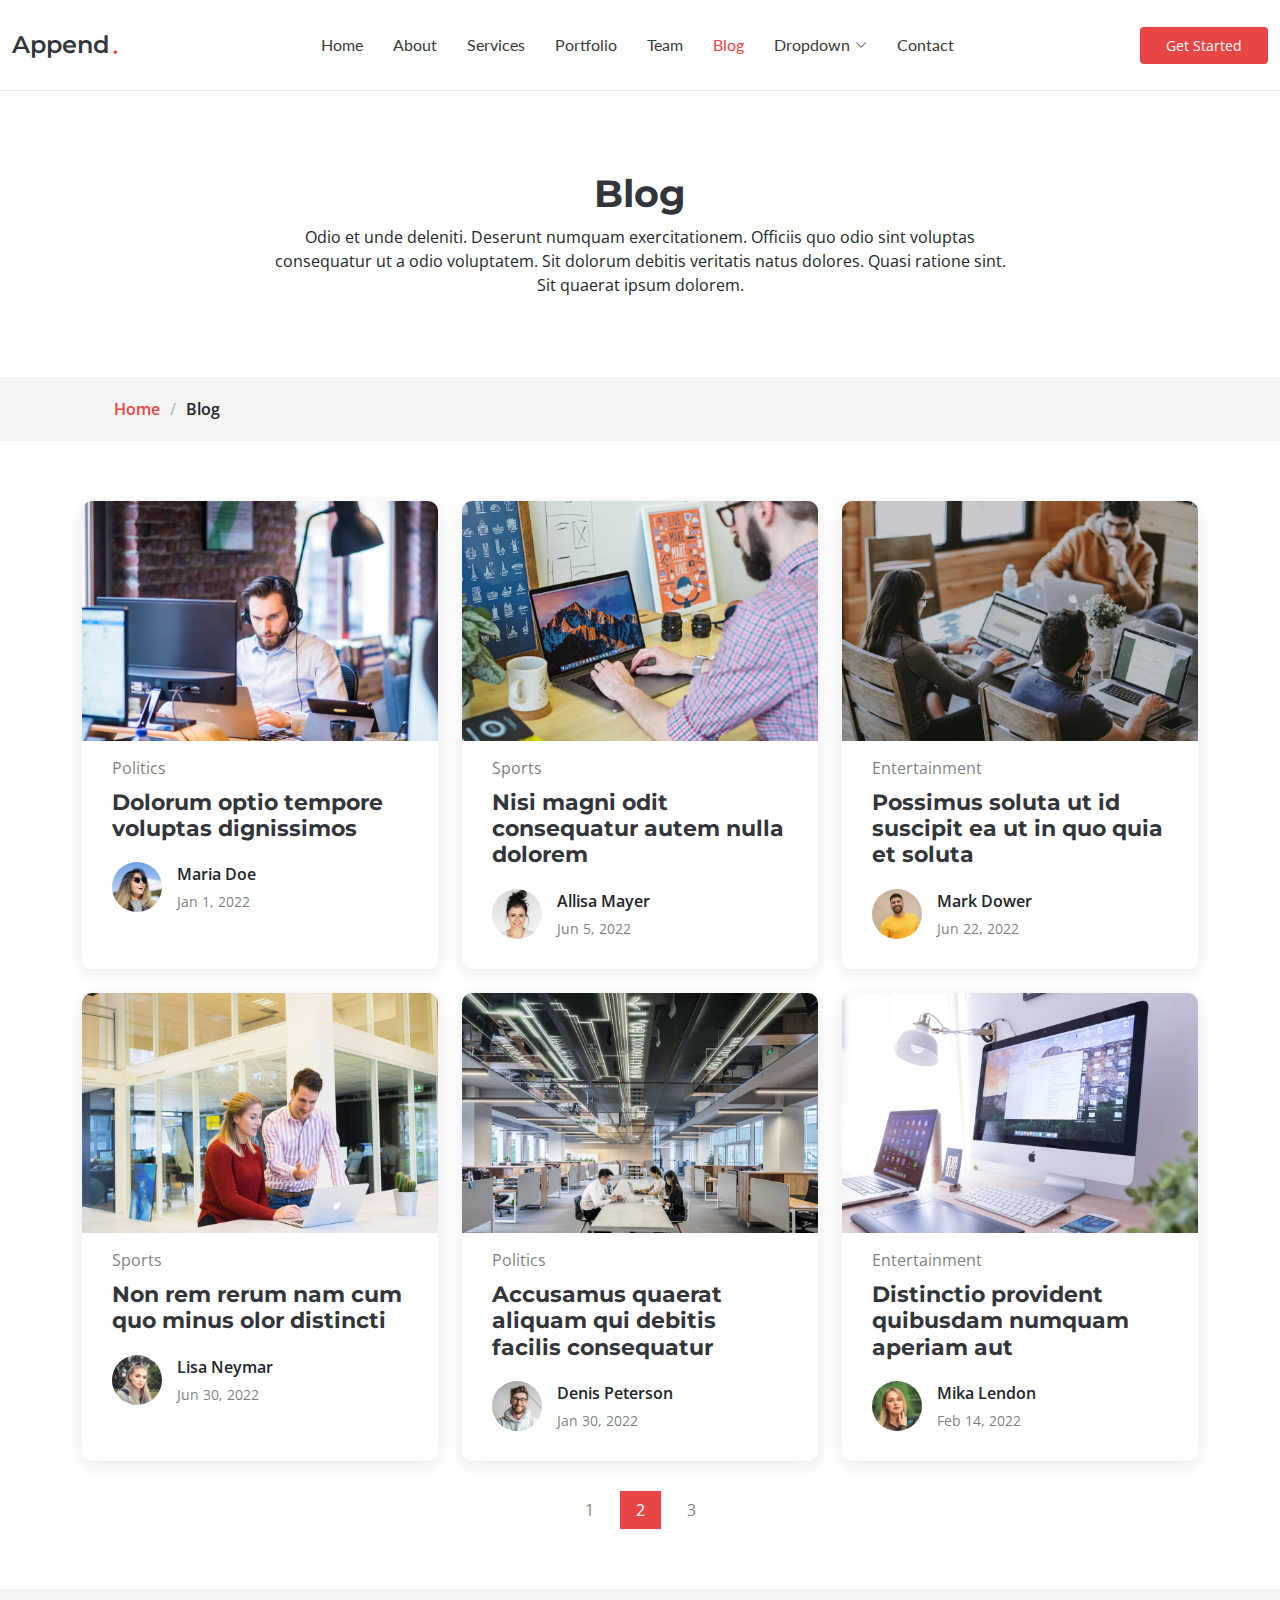
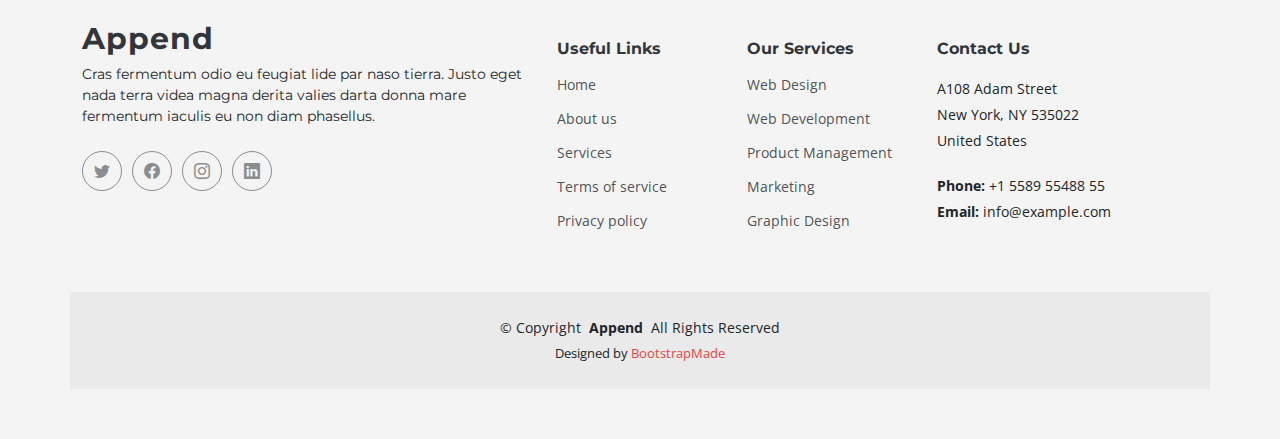
<file: blog.html>
<!DOCTYPE html>
<html lang="en">

<head>
  <meta charset="utf-8">
  <meta content="width=device-width, initial-scale=1.0" name="viewport">

  <title>Blog - Append Bootstrap Temlate</title>
  <meta content="" name="description">
  <meta content="" name="keywords">

  <!-- Favicons -->
  <link href="assets/img/favicon.png" rel="icon">
  <link href="assets/img/apple-touch-icon.png" rel="apple-touch-icon">

  <!-- Fonts -->
  <link href="https://fonts.googleapis.com" rel="preconnect">
  <link href="https://fonts.gstatic.com" rel="preconnect" crossorigin>
  <link href="https://fonts.googleapis.com/css2?family=Open+Sans:ital,wght@0,300;0,400;0,500;0,600;0,700;0,800;1,300;1,400;1,500;1,600;1,700;1,800&family=Montserrat:ital,wght@0,100;0,200;0,300;0,400;0,500;0,600;0,700;0,800;0,900;1,100;1,200;1,300;1,400;1,500;1,600;1,700;1,800;1,900&family=Lato:ital,wght@0,100;0,300;0,400;0,700;0,900;1,100;1,300;1,400;1,700;1,900&display=swap" rel="stylesheet">

  <!-- Vendor CSS Files -->
  <link href="assets/vendor/bootstrap/css/bootstrap.min.css" rel="stylesheet">
  <link href="assets/vendor/bootstrap-icons/bootstrap-icons.css" rel="stylesheet">
  <link href="assets/vendor/glightbox/css/glightbox.min.css" rel="stylesheet">
  <link href="assets/vendor/swiper/swiper-bundle.min.css" rel="stylesheet">
  <link href="assets/vendor/aos/aos.css" rel="stylesheet">

  <!-- Template Main CSS File -->
  <link href="assets/css/main.css" rel="stylesheet">

  <!-- =======================================================
  * Template Name: Append
  * Updated: Jun 07 2023 with Bootstrap v5.3.0
  * Template URL: https://bootstrapmade.com/append-bootstrap-website-template/
  * Author: BootstrapMade.com
  * License: https://bootstrapmade.com/license/
  ======================================================== -->
</head>

<body class="blog-page">

  <!-- ======= Header ======= -->
  <header id="header" class="header sticky-top d-flex align-items-center">
    <div class="container-fluid d-flex align-items-center justify-content-between">

      <a href="index.html" class="logo d-flex align-items-center me-auto me-xl-0">
        <!-- Uncomment the line below if you also wish to use an image logo -->
        <!-- <img src="assets/img/logo.png" alt=""> -->
        <h1>Append</h1>
        <span>.</span>
      </a>

      <!-- Nav Menu -->
      <nav id="navmenu" class="navmenu">
        <ul>
          <li><a href="index.html">Home</a></li>
          <li><a href="index.html#about">About</a></li>
          <li><a href="index.html#services">Services</a></li>
          <li><a href="index.html#portfolio">Portfolio</a></li>
          <li><a href="index.html#team">Team</a></li>
          <li><a href="blog.html" class="active">Blog</a></li>
          <li class="dropdown has-dropdown"><a href="#"><span>Dropdown</span> <i class="bi bi-chevron-down"></i></a>
            <ul class="dd-box-shadow">
              <li><a href="#">Dropdown 1</a></li>
              <li class="dropdown has-dropdown"><a href="#"><span>Deep Dropdown</span> <i class="bi bi-chevron-down"></i></a>
                <ul class="dd-box-shadow">
                  <li><a href="#">Deep Dropdown 1</a></li>
                  <li><a href="#">Deep Dropdown 2</a></li>
                  <li><a href="#">Deep Dropdown 3</a></li>
                  <li><a href="#">Deep Dropdown 4</a></li>
                  <li><a href="#">Deep Dropdown 5</a></li>
                </ul>
              </li>
              <li><a href="#">Dropdown 2</a></li>
              <li><a href="#">Dropdown 3</a></li>
              <li><a href="#">Dropdown 4</a></li>
            </ul>
          </li>
          <li><a href="index.html#contact">Contact</a></li>
        </ul>

        <i class="mobile-nav-toggle d-xl-none bi bi-list"></i>
      </nav><!-- End Nav Menu -->

      <a class="btn-getstarted" href="index.html#about">Get Started</a>

    </div>
  </header><!-- End Header -->

  <main id="main">

    <!-- Blog Page Title & Breadcrumbs -->
    <div data-aos="fade" class="page-title">
      <div class="heading">
        <div class="container">
          <div class="row d-flex justify-content-center text-center">
            <div class="col-lg-8">
              <h1>Blog</h1>
              <p class="mb-0">Odio et unde deleniti. Deserunt numquam exercitationem. Officiis quo odio sint voluptas consequatur ut a odio voluptatem. Sit dolorum debitis veritatis natus dolores. Quasi ratione sint. Sit quaerat ipsum dolorem.</p>
            </div>
          </div>
        </div>
      </div>
      <nav class="breadcrumbs">
        <div class="container">
          <ol>
            <li><a href="index.html">Home</a></li>
            <li class="current">Blog</li>
          </ol>
        </div>
      </nav>
    </div><!-- End Page Title -->

    <!-- Blog Section - Blog Page -->
    <section id="blog" class="blog">

      <div class="container" data-aos="fade-up" data-aos-delay="100">

        <div class="row gy-4 posts-list">

          <div class="col-xl-4 col-lg-6">
            <article>

              <div class="post-img">
                <img src="assets/img/blog/blog-1.jpg" alt="" class="img-fluid">
              </div>

              <p class="post-category">Politics</p>

              <h2 class="title">
                <a href="blog-details.html">Dolorum optio tempore voluptas dignissimos</a>
              </h2>

              <div class="d-flex align-items-center">
                <img src="assets/img/blog/blog-author.jpg" alt="" class="img-fluid post-author-img flex-shrink-0">
                <div class="post-meta">
                  <p class="post-author">Maria Doe</p>
                  <p class="post-date">
                    <time datetime="2022-01-01">Jan 1, 2022</time>
                  </p>
                </div>
              </div>

            </article>
          </div><!-- End post list item -->

          <div class="col-xl-4 col-lg-6">
            <article>

              <div class="post-img">
                <img src="assets/img/blog/blog-2.jpg" alt="" class="img-fluid">
              </div>

              <p class="post-category">Sports</p>

              <h2 class="title">
                <a href="blog-details.html">Nisi magni odit consequatur autem nulla dolorem</a>
              </h2>

              <div class="d-flex align-items-center">
                <img src="assets/img/blog/blog-author-2.jpg" alt="" class="img-fluid post-author-img flex-shrink-0">
                <div class="post-meta">
                  <p class="post-author">Allisa Mayer</p>
                  <p class="post-date">
                    <time datetime="2022-01-01">Jun 5, 2022</time>
                  </p>
                </div>
              </div>

            </article>
          </div><!-- End post list item -->

          <div class="col-xl-4 col-lg-6">
            <article>

              <div class="post-img">
                <img src="assets/img/blog/blog-3.jpg" alt="" class="img-fluid">
              </div>

              <p class="post-category">Entertainment</p>

              <h2 class="title">
                <a href="blog-details.html">Possimus soluta ut id suscipit ea ut in quo quia et soluta</a>
              </h2>

              <div class="d-flex align-items-center">
                <img src="assets/img/blog/blog-author-3.jpg" alt="" class="img-fluid post-author-img flex-shrink-0">
                <div class="post-meta">
                  <p class="post-author">Mark Dower</p>
                  <p class="post-date">
                    <time datetime="2022-01-01">Jun 22, 2022</time>
                  </p>
                </div>
              </div>

            </article>
          </div><!-- End post list item -->

          <div class="col-xl-4 col-lg-6">
            <article>

              <div class="post-img">
                <img src="assets/img/blog/blog-4.jpg" alt="" class="img-fluid">
              </div>

              <p class="post-category">Sports</p>

              <h2 class="title">
                <a href="blog-details.html">Non rem rerum nam cum quo minus olor distincti</a>
              </h2>

              <div class="d-flex align-items-center">
                <img src="assets/img/blog/blog-author-4.jpg" alt="" class="img-fluid post-author-img flex-shrink-0">
                <div class="post-meta">
                  <p class="post-author">Lisa Neymar</p>
                  <p class="post-date">
                    <time datetime="2022-01-01">Jun 30, 2022</time>
                  </p>
                </div>
              </div>

            </article>
          </div><!-- End post list item -->

          <div class="col-xl-4 col-lg-6">
            <article>

              <div class="post-img">
                <img src="assets/img/blog/blog-5.jpg" alt="" class="img-fluid">
              </div>

              <p class="post-category">Politics</p>

              <h2 class="title">
                <a href="blog-details.html">Accusamus quaerat aliquam qui debitis facilis consequatur</a>
              </h2>

              <div class="d-flex align-items-center">
                <img src="assets/img/blog/blog-author-5.jpg" alt="" class="img-fluid post-author-img flex-shrink-0">
                <div class="post-meta">
                  <p class="post-author">Denis Peterson</p>
                  <p class="post-date">
                    <time datetime="2022-01-01">Jan 30, 2022</time>
                  </p>
                </div>
              </div>

            </article>
          </div><!-- End post list item -->

          <div class="col-xl-4 col-lg-6">
            <article>

              <div class="post-img">
                <img src="assets/img/blog/blog-6.jpg" alt="" class="img-fluid">
              </div>

              <p class="post-category">Entertainment</p>

              <h2 class="title">
                <a href="blog-details.html">Distinctio provident quibusdam numquam aperiam aut</a>
              </h2>

              <div class="d-flex align-items-center">
                <img src="assets/img/blog/blog-author-6.jpg" alt="" class="img-fluid post-author-img flex-shrink-0">
                <div class="post-meta">
                  <p class="post-author">Mika Lendon</p>
                  <p class="post-date">
                    <time datetime="2022-01-01">Feb 14, 2022</time>
                  </p>
                </div>
              </div>

            </article>
          </div><!-- End post list item -->

        </div><!-- End blog posts list -->

        <div class="pagination d-flex justify-content-center">
          <ul>
            <li><a href="#">1</a></li>
            <li class="active"><a href="#">2</a></li>
            <li><a href="#">3</a></li>
          </ul>
        </div><!-- End pagination -->

      </div>

    </section><!-- End Blog Section -->

  </main>

  <!-- ======= Footer ======= -->
  <footer id="footer" class="footer">

    <div class="container footer-top">
      <div class="row gy-4">
        <div class="col-lg-5 col-md-12 footer-about">
          <a href="index.html" class="logo d-flex align-items-center">
            <span>Append</span>
          </a>
          <p>Cras fermentum odio eu feugiat lide par naso tierra. Justo eget nada terra videa magna derita valies darta donna mare fermentum iaculis eu non diam phasellus.</p>
          <div class="social-links d-flex mt-4">
            <a href=""><i class="bi bi-twitter"></i></a>
            <a href=""><i class="bi bi-facebook"></i></a>
            <a href=""><i class="bi bi-instagram"></i></a>
            <a href=""><i class="bi bi-linkedin"></i></a>
          </div>
        </div>

        <div class="col-lg-2 col-6 footer-links">
          <h4>Useful Links</h4>
          <ul>
            <li><a href="#">Home</a></li>
            <li><a href="#">About us</a></li>
            <li><a href="#">Services</a></li>
            <li><a href="#">Terms of service</a></li>
            <li><a href="#">Privacy policy</a></li>
          </ul>
        </div>

        <div class="col-lg-2 col-6 footer-links">
          <h4>Our Services</h4>
          <ul>
            <li><a href="#">Web Design</a></li>
            <li><a href="#">Web Development</a></li>
            <li><a href="#">Product Management</a></li>
            <li><a href="#">Marketing</a></li>
            <li><a href="#">Graphic Design</a></li>
          </ul>
        </div>

        <div class="col-lg-3 col-md-12 footer-contact text-center text-md-start">
          <h4>Contact Us</h4>
          <p>A108 Adam Street</p>
          <p>New York, NY 535022</p>
          <p>United States</p>
          <p class="mt-4"><strong>Phone:</strong> <span>+1 5589 55488 55</span></p>
          <p><strong>Email:</strong> <span>info@example.com</span></p>
        </div>

      </div>
    </div>

    <div class="container copyright text-center mt-4">
      <p>&copy; <span>Copyright</span> <strong class="px-1">Append</strong> <span>All Rights Reserved</span></p>
      <div class="credits">
        <!-- All the links in the footer should remain intact. -->
        <!-- You can delete the links only if you've purchased the pro version. -->
        <!-- Licensing information: https://bootstrapmade.com/license/ -->
        <!-- Purchase the pro version with working PHP/AJAX contact form: [buy-url] -->
        Designed by <a href="https://bootstrapmade.com/">BootstrapMade</a>
      </div>
    </div>

  </footer><!-- End Footer -->

  <!-- Scroll Top Button -->
  <a href="#" id="scroll-top" class="scroll-top d-flex align-items-center justify-content-center"><i class="bi bi-arrow-up-short"></i></a>

  <!-- Preloader -->
  <div id="preloader">
    <div></div>
    <div></div>
    <div></div>
    <div></div>
  </div>

  <!-- Vendor JS Files -->
  <script src="assets/vendor/bootstrap/js/bootstrap.bundle.min.js"></script>
  <script src="assets/vendor/glightbox/js/glightbox.min.js"></script>
  <script src="assets/vendor/purecounter/purecounter_vanilla.js"></script>
  <script src="assets/vendor/isotope-layout/isotope.pkgd.min.js"></script>
  <script src="assets/vendor/swiper/swiper-bundle.min.js"></script>
  <script src="assets/vendor/aos/aos.js"></script>
  <script src="assets/vendor/php-email-form/validate.js"></script>

  <!-- Template Main JS File -->
  <script src="assets/js/main.js"></script>

</body>

</html>
</file>
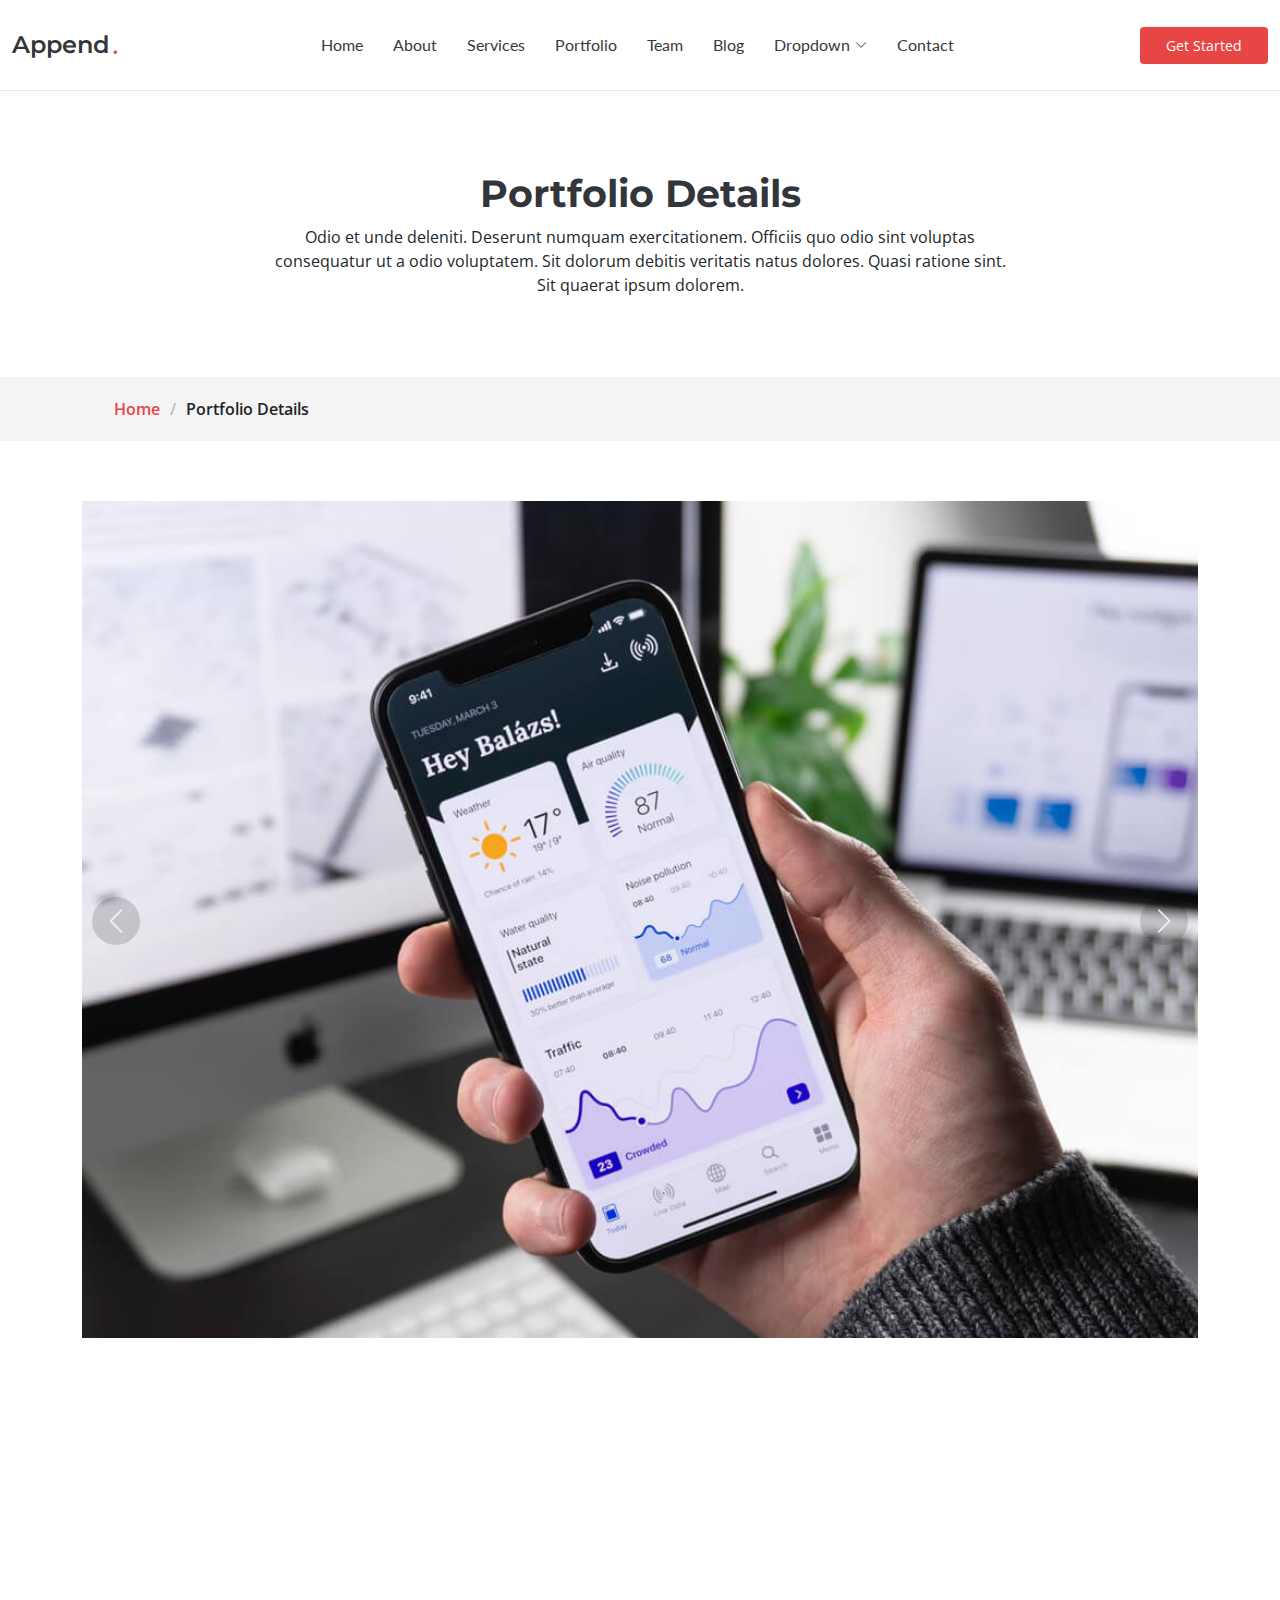
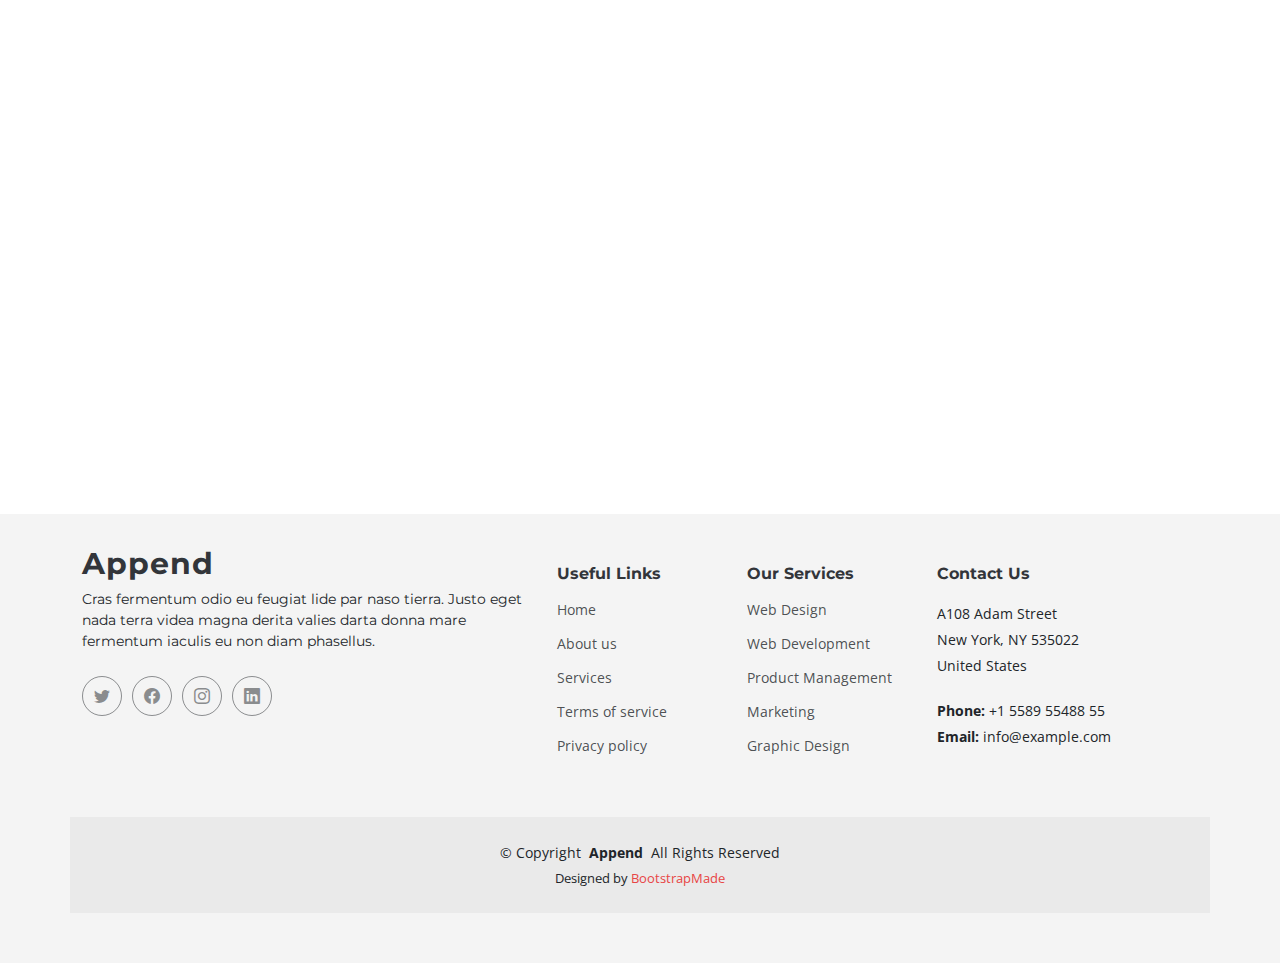
<file: portfolio-details.html>
<!DOCTYPE html>
<html lang="en">

<head>
  <meta charset="utf-8">
  <meta content="width=device-width, initial-scale=1.0" name="viewport">

  <title>Portfolio Details - Append Bootstrap Temlate</title>
  <meta content="" name="description">
  <meta content="" name="keywords">

  <!-- Favicons -->
  <link href="assets/img/favicon.png" rel="icon">
  <link href="assets/img/apple-touch-icon.png" rel="apple-touch-icon">

  <!-- Fonts -->
  <link href="https://fonts.googleapis.com" rel="preconnect">
  <link href="https://fonts.gstatic.com" rel="preconnect" crossorigin>
  <link href="https://fonts.googleapis.com/css2?family=Open+Sans:ital,wght@0,300;0,400;0,500;0,600;0,700;0,800;1,300;1,400;1,500;1,600;1,700;1,800&family=Montserrat:ital,wght@0,100;0,200;0,300;0,400;0,500;0,600;0,700;0,800;0,900;1,100;1,200;1,300;1,400;1,500;1,600;1,700;1,800;1,900&family=Lato:ital,wght@0,100;0,300;0,400;0,700;0,900;1,100;1,300;1,400;1,700;1,900&display=swap" rel="stylesheet">

  <!-- Vendor CSS Files -->
  <link href="assets/vendor/bootstrap/css/bootstrap.min.css" rel="stylesheet">
  <link href="assets/vendor/bootstrap-icons/bootstrap-icons.css" rel="stylesheet">
  <link href="assets/vendor/glightbox/css/glightbox.min.css" rel="stylesheet">
  <link href="assets/vendor/swiper/swiper-bundle.min.css" rel="stylesheet">
  <link href="assets/vendor/aos/aos.css" rel="stylesheet">

  <!-- Template Main CSS File -->
  <link href="assets/css/main.css" rel="stylesheet">

  <!-- =======================================================
  * Template Name: Append
  * Updated: Jun 07 2023 with Bootstrap v5.3.0
  * Template URL: https://bootstrapmade.com/append-bootstrap-website-template/
  * Author: BootstrapMade.com
  * License: https://bootstrapmade.com/license/
  ======================================================== -->
</head>

<body class="portfolio-details-page">

  <!-- ======= Header ======= -->
  <header id="header" class="header sticky-top d-flex align-items-center">
    <div class="container-fluid d-flex align-items-center justify-content-between">

      <a href="index.html" class="logo d-flex align-items-center me-auto me-xl-0">
        <!-- Uncomment the line below if you also wish to use an image logo -->
        <!-- <img src="assets/img/logo.png" alt=""> -->
        <h1>Append</h1>
        <span>.</span>
      </a>

      <!-- Nav Menu -->
      <nav id="navmenu" class="navmenu">
        <ul>
          <li><a href="index.html">Home</a></li>
          <li><a href="index.html#about">About</a></li>
          <li><a href="index.html#services">Services</a></li>
          <li><a href="index.html#portfolio">Portfolio</a></li>
          <li><a href="index.html#team">Team</a></li>
          <li><a href="blog.html">Blog</a></li>
          <li class="dropdown has-dropdown"><a href="#"><span>Dropdown</span> <i class="bi bi-chevron-down"></i></a>
            <ul class="dd-box-shadow">
              <li><a href="#">Dropdown 1</a></li>
              <li class="dropdown has-dropdown"><a href="#"><span>Deep Dropdown</span> <i class="bi bi-chevron-down"></i></a>
                <ul class="dd-box-shadow">
                  <li><a href="#">Deep Dropdown 1</a></li>
                  <li><a href="#">Deep Dropdown 2</a></li>
                  <li><a href="#">Deep Dropdown 3</a></li>
                  <li><a href="#">Deep Dropdown 4</a></li>
                  <li><a href="#">Deep Dropdown 5</a></li>
                </ul>
              </li>
              <li><a href="#">Dropdown 2</a></li>
              <li><a href="#">Dropdown 3</a></li>
              <li><a href="#">Dropdown 4</a></li>
            </ul>
          </li>
          <li><a href="index.html#contact">Contact</a></li>
        </ul>

        <i class="mobile-nav-toggle d-xl-none bi bi-list"></i>
      </nav><!-- End Nav Menu -->

      <a class="btn-getstarted" href="index.html#about">Get Started</a>

    </div>
  </header><!-- End Header -->

  <main id="main">

    <!-- Portfolio Details Page Title & Breadcrumbs -->
    <div data-aos="fade" class="page-title">
      <div class="heading">
        <div class="container">
          <div class="row d-flex justify-content-center text-center">
            <div class="col-lg-8">
              <h1>Portfolio Details</h1>
              <p class="mb-0">Odio et unde deleniti. Deserunt numquam exercitationem. Officiis quo odio sint voluptas consequatur ut a odio voluptatem. Sit dolorum debitis veritatis natus dolores. Quasi ratione sint. Sit quaerat ipsum dolorem.</p>
            </div>
          </div>
        </div>
      </div>
      <nav class="breadcrumbs">
        <div class="container">
          <ol>
            <li><a href="index.html">Home</a></li>
            <li class="current">Portfolio Details</li>
          </ol>
        </div>
      </nav>
    </div><!-- End Page Title -->

    <!-- Portfolio-details Section - Portfolio Details Page -->
    <section id="portfolio-details" class="portfolio-details">

      <div class="container" data-aos="fade-up">

        <div class="portfolio-details-slider swiper">
          <template class="swiper-config">
            {
            "loop": true,
            "speed" : 600,
            "autoplay": {
            "delay": 5000
            },
            "slidesPerView": "auto",
            "navigation": {
            "nextEl": ".swiper-button-next",
            "prevEl": ".swiper-button-prev"
            }
            }
          </template>
          <div class="swiper-wrapper align-items-center">

            <div class="swiper-slide">
              <img src="assets/img/portfolio/app-1.jpg" alt="">
            </div>

            <div class="swiper-slide">
              <img src="assets/img/portfolio/product-1.jpg" alt="">
            </div>

            <div class="swiper-slide">
              <img src="assets/img/portfolio/branding-1.jpg" alt="">
            </div>

            <div class="swiper-slide">
              <img src="assets/img/portfolio/books-1.jpg" alt="">
            </div>

          </div>
          <div class="swiper-button-prev"></div>
          <div class="swiper-button-next"></div>
        </div>

        <div class="row justify-content-between gy-4 mt-4">

          <div class="col-lg-8" data-aos="fade-up">
            <div class="portfolio-description">
              <h2>This is an example of portfolio details</h2>
              <p>
                Autem ipsum nam porro corporis rerum. Quis eos dolorem eos itaque inventore commodi labore quia quia. Exercitationem repudiandae officiis neque suscipit non officia eaque itaque enim. Voluptatem officia accusantium nesciunt est omnis tempora consectetur dignissimos. Sequi nulla at esse enim cum deserunt eius.
              </p>
              <p>
                Amet consequatur qui dolore veniam voluptatem voluptatem sit. Non aspernatur atque natus ut cum nam et. Praesentium error dolores rerum minus sequi quia veritatis eum. Eos et doloribus doloremque nesciunt molestiae laboriosam.
              </p>

              <div class="testimonial-item">
                <p>
                  <i class="bi bi-quote quote-icon-left"></i>
                  <span>Export tempor illum tamen malis malis eram quae irure esse labore quem cillum quid cillum eram malis quorum velit fore eram velit sunt aliqua noster fugiat irure amet legam anim culpa.</span>
                  <i class="bi bi-quote quote-icon-right"></i>
                </p>
                <div>
                  <img src="assets/img/testimonials/testimonials-2.jpg" class="testimonial-img" alt="">
                  <h3>Sara Wilsson</h3>
                  <h4>Designer</h4>
                </div>
              </div>

              <p>
                Impedit ipsum quae et aliquid doloribus et voluptatem quasi. Perspiciatis occaecati earum et magnam animi. Quibusdam non qui ea vitae suscipit vitae sunt. Repudiandae incidunt cumque minus deserunt assumenda tempore. Delectus voluptas necessitatibus est.
              </p>

              <p>
                Sunt voluptatum sapiente facilis quo odio aut ipsum repellat debitis. Molestiae et autem libero. Explicabo et quod necessitatibus similique quis dolor eum. Numquam eaque praesentium rem et qui nesciunt.
              </p>

            </div>
          </div>

          <div class="col-lg-3" data-aos="fade-up" data-aos-delay="100">
            <div class="portfolio-info">
              <h3>Project information</h3>
              <ul>
                <li><strong>Category</strong> Web design</li>
                <li><strong>Client</strong> ASU Company</li>
                <li><strong>Project date</strong> 01 March, 2020</li>
                <li><strong>Project URL</strong> <a href="#">www.example.com</a></li>
                <li><a href="#" class="btn-visit align-self-start">Visit Website</a></li>
              </ul>
            </div>
          </div>

        </div>

      </div>

    </section><!-- End Portfolio-details Section -->

  </main>

  <!-- ======= Footer ======= -->
  <footer id="footer" class="footer">

    <div class="container footer-top">
      <div class="row gy-4">
        <div class="col-lg-5 col-md-12 footer-about">
          <a href="index.html" class="logo d-flex align-items-center">
            <span>Append</span>
          </a>
          <p>Cras fermentum odio eu feugiat lide par naso tierra. Justo eget nada terra videa magna derita valies darta donna mare fermentum iaculis eu non diam phasellus.</p>
          <div class="social-links d-flex mt-4">
            <a href=""><i class="bi bi-twitter"></i></a>
            <a href=""><i class="bi bi-facebook"></i></a>
            <a href=""><i class="bi bi-instagram"></i></a>
            <a href=""><i class="bi bi-linkedin"></i></a>
          </div>
        </div>

        <div class="col-lg-2 col-6 footer-links">
          <h4>Useful Links</h4>
          <ul>
            <li><a href="#">Home</a></li>
            <li><a href="#">About us</a></li>
            <li><a href="#">Services</a></li>
            <li><a href="#">Terms of service</a></li>
            <li><a href="#">Privacy policy</a></li>
          </ul>
        </div>

        <div class="col-lg-2 col-6 footer-links">
          <h4>Our Services</h4>
          <ul>
            <li><a href="#">Web Design</a></li>
            <li><a href="#">Web Development</a></li>
            <li><a href="#">Product Management</a></li>
            <li><a href="#">Marketing</a></li>
            <li><a href="#">Graphic Design</a></li>
          </ul>
        </div>

        <div class="col-lg-3 col-md-12 footer-contact text-center text-md-start">
          <h4>Contact Us</h4>
          <p>A108 Adam Street</p>
          <p>New York, NY 535022</p>
          <p>United States</p>
          <p class="mt-4"><strong>Phone:</strong> <span>+1 5589 55488 55</span></p>
          <p><strong>Email:</strong> <span>info@example.com</span></p>
        </div>

      </div>
    </div>

    <div class="container copyright text-center mt-4">
      <p>&copy; <span>Copyright</span> <strong class="px-1">Append</strong> <span>All Rights Reserved</span></p>
      <div class="credits">
        <!-- All the links in the footer should remain intact. -->
        <!-- You can delete the links only if you've purchased the pro version. -->
        <!-- Licensing information: https://bootstrapmade.com/license/ -->
        <!-- Purchase the pro version with working PHP/AJAX contact form: [buy-url] -->
        Designed by <a href="https://bootstrapmade.com/">BootstrapMade</a>
      </div>
    </div>

  </footer><!-- End Footer -->

  <!-- Scroll Top Button -->
  <a href="#" id="scroll-top" class="scroll-top d-flex align-items-center justify-content-center"><i class="bi bi-arrow-up-short"></i></a>

  <!-- Preloader -->
  <div id="preloader">
    <div></div>
    <div></div>
    <div></div>
    <div></div>
  </div>

  <!-- Vendor JS Files -->
  <script src="assets/vendor/bootstrap/js/bootstrap.bundle.min.js"></script>
  <script src="assets/vendor/glightbox/js/glightbox.min.js"></script>
  <script src="assets/vendor/purecounter/purecounter_vanilla.js"></script>
  <script src="assets/vendor/isotope-layout/isotope.pkgd.min.js"></script>
  <script src="assets/vendor/swiper/swiper-bundle.min.js"></script>
  <script src="assets/vendor/aos/aos.js"></script>
  <script src="assets/vendor/php-email-form/validate.js"></script>

  <!-- Template Main JS File -->
  <script src="assets/js/main.js"></script>

</body>

</html>
</file>
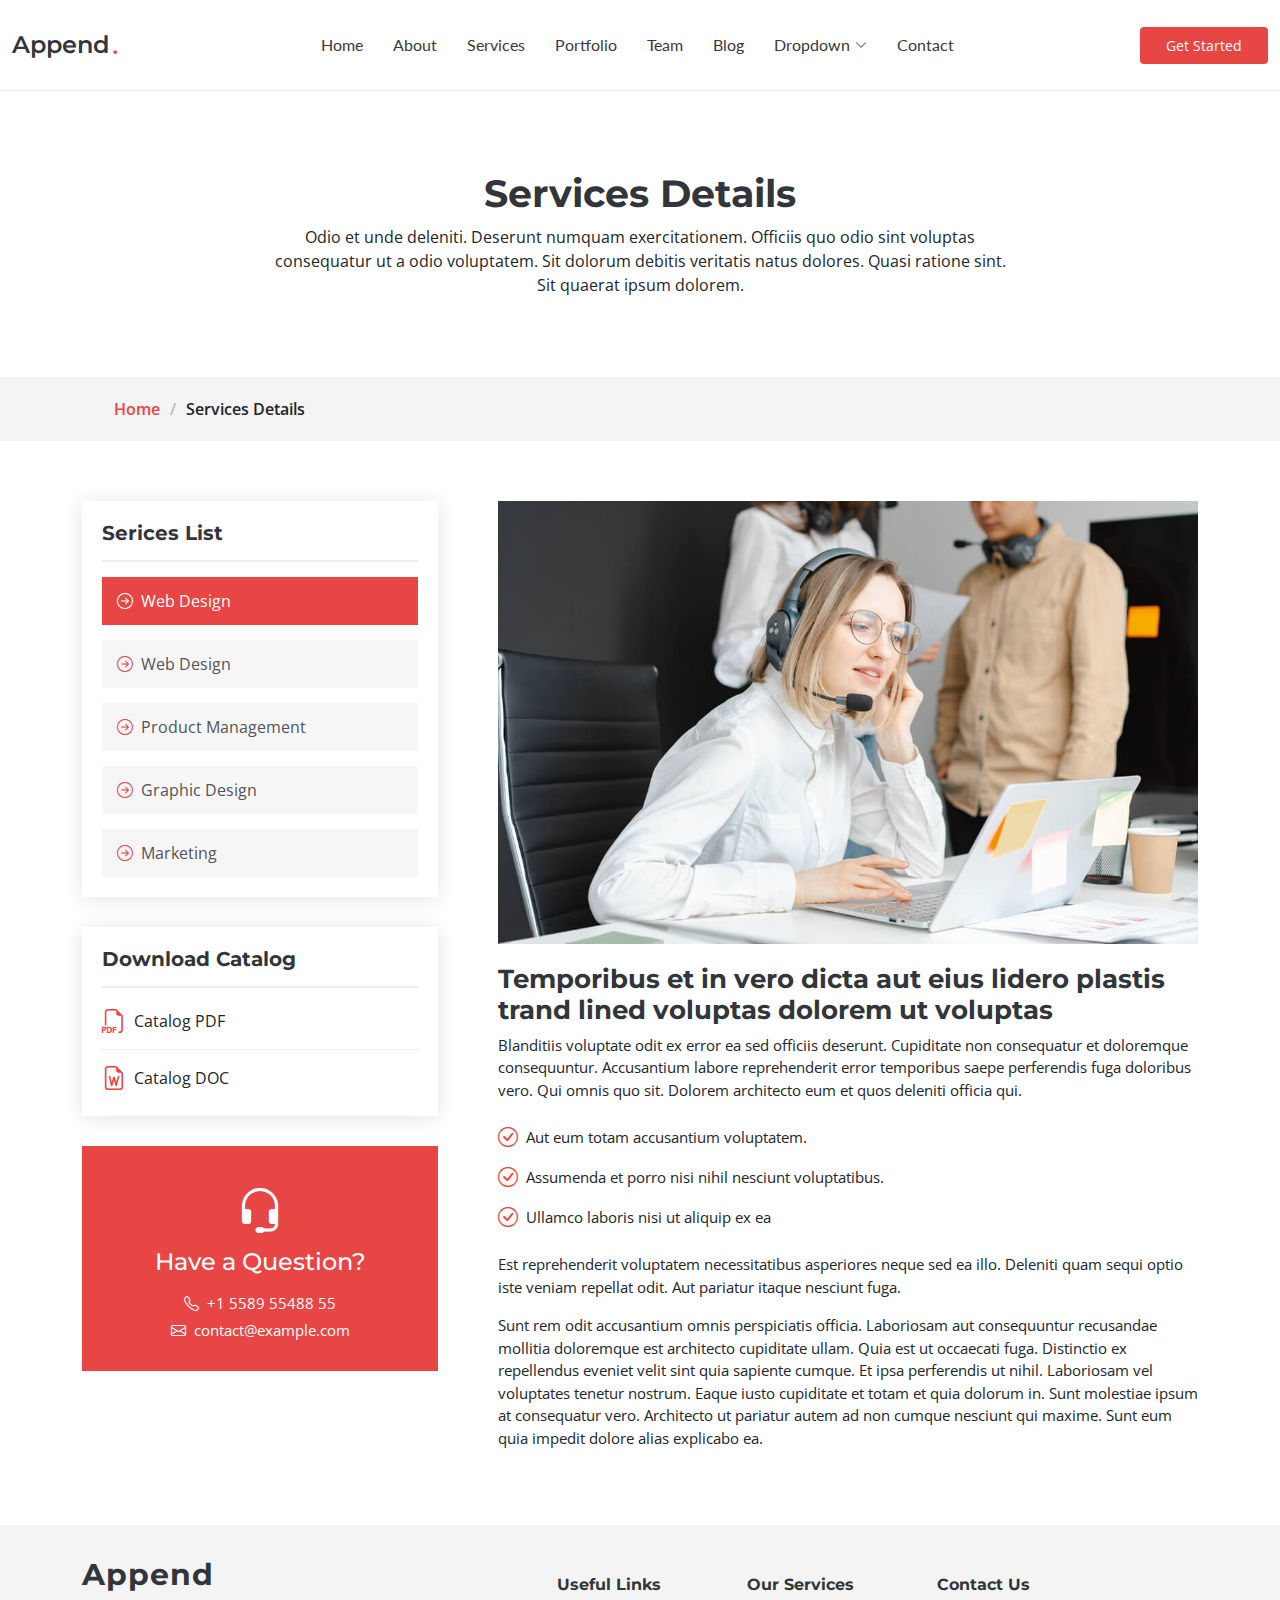
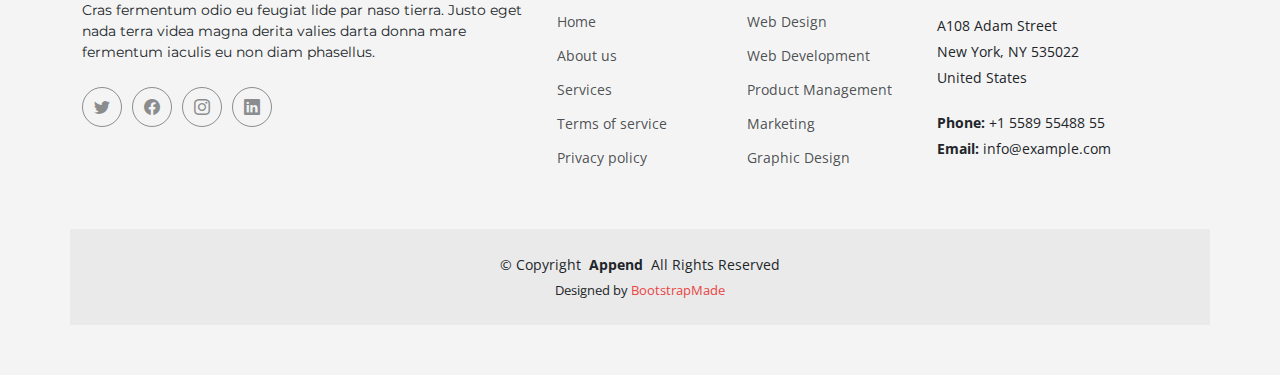
<file: services-details.html>
<!DOCTYPE html>
<html lang="en">

<head>
  <meta charset="utf-8">
  <meta content="width=device-width, initial-scale=1.0" name="viewport">

  <title>Services Details - Append Bootstrap Temlate</title>
  <meta content="" name="description">
  <meta content="" name="keywords">

  <!-- Favicons -->
  <link href="assets/img/favicon.png" rel="icon">
  <link href="assets/img/apple-touch-icon.png" rel="apple-touch-icon">

  <!-- Fonts -->
  <link href="https://fonts.googleapis.com" rel="preconnect">
  <link href="https://fonts.gstatic.com" rel="preconnect" crossorigin>
  <link href="https://fonts.googleapis.com/css2?family=Open+Sans:ital,wght@0,300;0,400;0,500;0,600;0,700;0,800;1,300;1,400;1,500;1,600;1,700;1,800&family=Montserrat:ital,wght@0,100;0,200;0,300;0,400;0,500;0,600;0,700;0,800;0,900;1,100;1,200;1,300;1,400;1,500;1,600;1,700;1,800;1,900&family=Lato:ital,wght@0,100;0,300;0,400;0,700;0,900;1,100;1,300;1,400;1,700;1,900&display=swap" rel="stylesheet">

  <!-- Vendor CSS Files -->
  <link href="assets/vendor/bootstrap/css/bootstrap.min.css" rel="stylesheet">
  <link href="assets/vendor/bootstrap-icons/bootstrap-icons.css" rel="stylesheet">
  <link href="assets/vendor/glightbox/css/glightbox.min.css" rel="stylesheet">
  <link href="assets/vendor/swiper/swiper-bundle.min.css" rel="stylesheet">
  <link href="assets/vendor/aos/aos.css" rel="stylesheet">

  <!-- Template Main CSS File -->
  <link href="assets/css/main.css" rel="stylesheet">

  <!-- =======================================================
  * Template Name: Append
  * Updated: Jun 07 2023 with Bootstrap v5.3.0
  * Template URL: https://bootstrapmade.com/append-bootstrap-website-template/
  * Author: BootstrapMade.com
  * License: https://bootstrapmade.com/license/
  ======================================================== -->
</head>

<body class="services-details-page">

  <!-- ======= Header ======= -->
  <header id="header" class="header sticky-top d-flex align-items-center">
    <div class="container-fluid d-flex align-items-center justify-content-between">

      <a href="index.html" class="logo d-flex align-items-center me-auto me-xl-0">
        <!-- Uncomment the line below if you also wish to use an image logo -->
        <!-- <img src="assets/img/logo.png" alt=""> -->
        <h1>Append</h1>
        <span>.</span>
      </a>

      <!-- Nav Menu -->
      <nav id="navmenu" class="navmenu">
        <ul>
          <li><a href="index.html">Home</a></li>
          <li><a href="index.html#about">About</a></li>
          <li><a href="index.html#services">Services</a></li>
          <li><a href="index.html#portfolio">Portfolio</a></li>
          <li><a href="index.html#team">Team</a></li>
          <li><a href="blog.html">Blog</a></li>
          <li class="dropdown has-dropdown"><a href="#"><span>Dropdown</span> <i class="bi bi-chevron-down"></i></a>
            <ul class="dd-box-shadow">
              <li><a href="#">Dropdown 1</a></li>
              <li class="dropdown has-dropdown"><a href="#"><span>Deep Dropdown</span> <i class="bi bi-chevron-down"></i></a>
                <ul class="dd-box-shadow">
                  <li><a href="#">Deep Dropdown 1</a></li>
                  <li><a href="#">Deep Dropdown 2</a></li>
                  <li><a href="#">Deep Dropdown 3</a></li>
                  <li><a href="#">Deep Dropdown 4</a></li>
                  <li><a href="#">Deep Dropdown 5</a></li>
                </ul>
              </li>
              <li><a href="#">Dropdown 2</a></li>
              <li><a href="#">Dropdown 3</a></li>
              <li><a href="#">Dropdown 4</a></li>
            </ul>
          </li>
          <li><a href="index.html#contact">Contact</a></li>
        </ul>

        <i class="mobile-nav-toggle d-xl-none bi bi-list"></i>
      </nav><!-- End Nav Menu -->

      <a class="btn-getstarted" href="index.html#about">Get Started</a>

    </div>
  </header><!-- End Header -->

  <main id="main">

    <!-- Services Details Page Title & Breadcrumbs -->
    <div data-aos="fade" class="page-title">
      <div class="heading">
        <div class="container">
          <div class="row d-flex justify-content-center text-center">
            <div class="col-lg-8">
              <h1>Services Details</h1>
              <p class="mb-0">Odio et unde deleniti. Deserunt numquam exercitationem. Officiis quo odio sint voluptas consequatur ut a odio voluptatem. Sit dolorum debitis veritatis natus dolores. Quasi ratione sint. Sit quaerat ipsum dolorem.</p>
            </div>
          </div>
        </div>
      </div>
      <nav class="breadcrumbs">
        <div class="container">
          <ol>
            <li><a href="index.html">Home</a></li>
            <li class="current">Services Details</li>
          </ol>
        </div>
      </nav>
    </div><!-- End Page Title -->

    <!-- Service-details Section - Services Details Page -->
    <section id="service-details" class="service-details">

      <div class="container">

        <div class="row gy-5">

          <div class="col-lg-4" data-aos="fade-up" data-aos-delay="100">

            <div class="service-box">
              <h4>Serices List</h4>
              <div class="services-list">
                <a href="#" class="active"><i class="bi bi-arrow-right-circle"></i><span>Web Design</span></a>
                <a href="#"><i class="bi bi-arrow-right-circle"></i><span>Web Design</span></a>
                <a href="#"><i class="bi bi-arrow-right-circle"></i><span>Product Management</span></a>
                <a href="#"><i class="bi bi-arrow-right-circle"></i><span>Graphic Design</span></a>
                <a href="#"><i class="bi bi-arrow-right-circle"></i><span>Marketing</span></a>
              </div>
            </div><!-- End Services List -->

            <div class="service-box">
              <h4>Download Catalog</h4>
              <div class="download-catalog">
                <a href="#"><i class="bi bi-filetype-pdf"></i><span>Catalog PDF</span></a>
                <a href="#"><i class="bi bi-file-earmark-word"></i><span>Catalog DOC</span></a>
              </div>
            </div><!-- End Services List -->

            <div class="help-box d-flex flex-column justify-content-center align-items-center">
              <i class="bi bi-headset help-icon"></i>
              <h4>Have a Question?</h4>
              <p class="d-flex align-items-center mt-2 mb-0"><i class="bi bi-telephone me-2"></i> <span>+1 5589 55488 55</span></p>
              <p class="d-flex align-items-center mt-1 mb-0"><i class="bi bi-envelope me-2"></i> <a href="mailto:contact@example.com">contact@example.com</a></span></p>
            </div>

          </div>

          <div class="col-lg-8 ps-lg-5" data-aos="fade-up" data-aos-delay="200">
            <img src="assets/img/services.jpg" alt="" class="img-fluid services-img">
            <h3>Temporibus et in vero dicta aut eius lidero plastis trand lined voluptas dolorem ut voluptas</h3>
            <p>
              Blanditiis voluptate odit ex error ea sed officiis deserunt. Cupiditate non consequatur et doloremque consequuntur. Accusantium labore reprehenderit error temporibus saepe perferendis fuga doloribus vero. Qui omnis quo sit. Dolorem architecto eum et quos deleniti officia qui.
            </p>
            <ul>
              <li><i class="bi bi-check-circle"></i> <span>Aut eum totam accusantium voluptatem.</span></li>
              <li><i class="bi bi-check-circle"></i> <span>Assumenda et porro nisi nihil nesciunt voluptatibus.</span></li>
              <li><i class="bi bi-check-circle"></i> <span>Ullamco laboris nisi ut aliquip ex ea</span></li>
            </ul>
            <p>
              Est reprehenderit voluptatem necessitatibus asperiores neque sed ea illo. Deleniti quam sequi optio iste veniam repellat odit. Aut pariatur itaque nesciunt fuga.
            </p>
            <p>
              Sunt rem odit accusantium omnis perspiciatis officia. Laboriosam aut consequuntur recusandae mollitia doloremque est architecto cupiditate ullam. Quia est ut occaecati fuga. Distinctio ex repellendus eveniet velit sint quia sapiente cumque. Et ipsa perferendis ut nihil. Laboriosam vel voluptates tenetur nostrum. Eaque iusto cupiditate et totam et quia dolorum in. Sunt molestiae ipsum at consequatur vero. Architecto ut pariatur autem ad non cumque nesciunt qui maxime. Sunt eum quia impedit dolore alias explicabo ea.
            </p>
          </div>

        </div>

      </div>

    </section><!-- End Service-details Section -->

  </main>

  <!-- ======= Footer ======= -->
  <footer id="footer" class="footer">

    <div class="container footer-top">
      <div class="row gy-4">
        <div class="col-lg-5 col-md-12 footer-about">
          <a href="index.html" class="logo d-flex align-items-center">
            <span>Append</span>
          </a>
          <p>Cras fermentum odio eu feugiat lide par naso tierra. Justo eget nada terra videa magna derita valies darta donna mare fermentum iaculis eu non diam phasellus.</p>
          <div class="social-links d-flex mt-4">
            <a href=""><i class="bi bi-twitter"></i></a>
            <a href=""><i class="bi bi-facebook"></i></a>
            <a href=""><i class="bi bi-instagram"></i></a>
            <a href=""><i class="bi bi-linkedin"></i></a>
          </div>
        </div>

        <div class="col-lg-2 col-6 footer-links">
          <h4>Useful Links</h4>
          <ul>
            <li><a href="#">Home</a></li>
            <li><a href="#">About us</a></li>
            <li><a href="#">Services</a></li>
            <li><a href="#">Terms of service</a></li>
            <li><a href="#">Privacy policy</a></li>
          </ul>
        </div>

        <div class="col-lg-2 col-6 footer-links">
          <h4>Our Services</h4>
          <ul>
            <li><a href="#">Web Design</a></li>
            <li><a href="#">Web Development</a></li>
            <li><a href="#">Product Management</a></li>
            <li><a href="#">Marketing</a></li>
            <li><a href="#">Graphic Design</a></li>
          </ul>
        </div>

        <div class="col-lg-3 col-md-12 footer-contact text-center text-md-start">
          <h4>Contact Us</h4>
          <p>A108 Adam Street</p>
          <p>New York, NY 535022</p>
          <p>United States</p>
          <p class="mt-4"><strong>Phone:</strong> <span>+1 5589 55488 55</span></p>
          <p><strong>Email:</strong> <span>info@example.com</span></p>
        </div>

      </div>
    </div>

    <div class="container copyright text-center mt-4">
      <p>&copy; <span>Copyright</span> <strong class="px-1">Append</strong> <span>All Rights Reserved</span></p>
      <div class="credits">
        <!-- All the links in the footer should remain intact. -->
        <!-- You can delete the links only if you've purchased the pro version. -->
        <!-- Licensing information: https://bootstrapmade.com/license/ -->
        <!-- Purchase the pro version with working PHP/AJAX contact form: [buy-url] -->
        Designed by <a href="https://bootstrapmade.com/">BootstrapMade</a>
      </div>
    </div>

  </footer><!-- End Footer -->

  <!-- Scroll Top Button -->
  <a href="#" id="scroll-top" class="scroll-top d-flex align-items-center justify-content-center"><i class="bi bi-arrow-up-short"></i></a>

  <!-- Preloader -->
  <div id="preloader">
    <div></div>
    <div></div>
    <div></div>
    <div></div>
  </div>

  <!-- Vendor JS Files -->
  <script src="assets/vendor/bootstrap/js/bootstrap.bundle.min.js"></script>
  <script src="assets/vendor/glightbox/js/glightbox.min.js"></script>
  <script src="assets/vendor/purecounter/purecounter_vanilla.js"></script>
  <script src="assets/vendor/isotope-layout/isotope.pkgd.min.js"></script>
  <script src="assets/vendor/swiper/swiper-bundle.min.js"></script>
  <script src="assets/vendor/aos/aos.js"></script>
  <script src="assets/vendor/php-email-form/validate.js"></script>

  <!-- Template Main JS File -->
  <script src="assets/js/main.js"></script>

</body>

</html>
</file>
<file: assets/css/main.css>
/**
* Template Name: Append
* Updated: Jun 07 2023 with Bootstrap v5.3.0
* Template URL: https://bootstrapmade.com/append-bootstrap-website-template/
* Author: BootstrapMade.com
* License: https://bootstrapmade.com/license/
*/

/*--------------------------------------------------------------
# Font & Color Variables
# Help: https://bootstrapmade.com/color-system/
--------------------------------------------------------------*/
/* Fonts */
:root {
  --font-default: "Open Sans", system-ui, -apple-system, "Segoe UI", Roboto, "Helvetica Neue", Arial, "Noto Sans", "Liberation Sans", sans-serif, "Apple Color Emoji", "Segoe UI Emoji", "Segoe UI Symbol", "Noto Color Emoji";
  --font-primary: "Montserrat", sans-serif;
  --font-secondary: "Lato", sans-serif;
}

/* Global Colors */
:root {
  --color-default: #212529;
  --color-default-rgb: 33, 37, 41;
  --color-background: #ffffff;
  --color-background-rgb: 255, 255, 255;
  --color-primary: #e84545;
  --color-primary-rgb: 232, 69, 69;
  --color-secondary: #32353a;
  --color-secondary-rgb: 50, 53, 58;
  --color-box-background: #ffffff;
  --color-box-background-rgb: 255, 255, 255;
  --color-inverse: #ffffff;
  --color-inverse-rgb: 255, 255, 255;
}

/* Nav Menu Colors */
:root {
  --color-nav: #3a3939;
  --color-nav-hover: #e84545;
  --color-nav-dropdown: #3a3939;
  --color-nav-dropdown-hover: #e84545;
  --color-nav-dropdown-background: #ffffff;
  --color-nav-mobile-background: #ffffff;
}

/* Smooth scroll */
:root {
  scroll-behavior: smooth;
}

/*--------------------------------------------------------------
# General
--------------------------------------------------------------*/
body {
  color: var(--color-default);
  background-color: var(--color-background);
  font-family: var(--font-default);
}

a {
  color: var(--color-primary);
  text-decoration: none;
  transition: 0.3s;
}

a:hover {
  color: rgba(var(--color-primary-rgb), 0.7);
  text-decoration: none;
}

h1,
h2,
h3,
h4,
h5,
h6 {
  font-family: var(--font-primary);
}

section {
  color: var(--color-default);
  background-color: var(--color-background);
  padding: 60px 0;
  overflow: clip;
}

/*--------------------------------------------------------------
# Section Title
--------------------------------------------------------------*/
.section-title {
  text-align: center;
  padding-bottom: 60px;
}

.section-title h2 {
  color: var(--color-secondary);
  font-size: 32px;
  font-weight: 700;
  position: relative;
}

.section-title h2:before,
.section-title h2:after {
  content: "";
  width: 50px;
  height: 2px;
  background: var(--color-primary);
  display: inline-block;
}

.section-title h2:before {
  margin: 0 15px 10px 0;
}

.section-title h2:after {
  margin: 0 0 10px 15px;
}

.section-title p {
  margin-bottom: 0;
}

/*--------------------------------------------------------------
# Page Title & Breadcrumbs
--------------------------------------------------------------*/
.page-title {
  --color-box-background: rgba(var(--color-default-rgb), .05);
  color: var(--color-default);
  background-color: var(--color-background);
}

.page-title .heading {
  padding: 80px 0;
  border-top: 1px solid rgba(var(--color-default-rgb), 0.1);
}

.page-title .heading h1 {
  font-size: 38px;
  font-weight: 700;
  color: var(--color-secondary);
}

.page-title nav {
  background-color: var(--color-box-background);
  padding: 20px 0;
}

.page-title nav ol {
  display: flex;
  flex-wrap: wrap;
  list-style: none;
  margin: 0;
  font-size: 16px;
  font-weight: 600;
}

.page-title nav ol li+li {
  padding-left: 10px;
}

.page-title nav ol li+li::before {
  content: "/";
  display: inline-block;
  padding-right: 10px;
  color: rgba(var(--color-default-rgb), 0.3);
}

/*--------------------------------------------------------------
# Global Header
--------------------------------------------------------------*/
.header {
  --color-background: #ffffff;
  --color-inverse: #ffffff;
  color: var(--color-default);
  background-color: var(--color-background);
  padding: 15px 0;
  transition: all 0.5s;
  z-index: 997;
}

.header .logo img {
  max-height: 40px;
  margin-right: 6px;
}

.header .logo h1 {
  font-size: 24px;
  margin: 0;
  font-weight: 600;
  color: var(--color-secondary);
}

.header .logo span {
  color: var(--color-primary);
  font-size: 24px;
  font-weight: 600;
  padding-left: 3px;
}

.header .btn-getstarted,
.header .btn-getstarted:focus {
  color: var(--color-inverse);
  background: var(--color-primary);
  font-size: 14px;
  padding: 8px 26px;
  margin: 0;
  border-radius: 4px;
  transition: 0.3s;
}

.header .btn-getstarted:hover,
.header .btn-getstarted:focus:hover {
  color: var(--color-inverse);
  background: rgba(var(--color-primary-rgb), 0.85);
}

@media (max-width: 1200px) {
  .header .logo {
    order: 1;
  }

  .header .btn-getstarted {
    order: 2;
    margin: 0 15px 0 0;
    padding: 6px 20px;
  }

  .header .navmenu {
    order: 3;
  }
}

/* Global Header on page scroll
------------------------------*/
.scrolled .header {
  --color-background: #ffffff;
  --color-secondary: #444444;
  --color-nav: #444444;
  --color-nav-hover: #e84545;
  box-shadow: 0 0 30px 10px rgba(0, 0, 0, 0.1);
}

/* Global Scroll Margin Top
------------------------------*/
section {
  scroll-margin-top: 90px;
}

@media (max-width: 1199px) {
  section {
    scroll-margin-top: 66px;
  }
}

/* Home Page Custom Header
------------------------------*/
.index-page .header {
  --color-background: rgba(255, 255, 255, 0);
  --color-secondary: #ffffff;
  --color-nav: rgba(255, 255, 255, 0.515);
  --color-nav-hover: #ffffff;
}

/* Home Page Custom Header on page scroll
------------------------------*/
.index-page.scrolled .header {
  --color-background: #ffffff;
  --color-secondary: #444444;
  --color-nav: #444444;
  --color-nav-hover: #d83535;
}

/*--------------------------------------------------------------
# Navigation Menu
--------------------------------------------------------------*/
/* Desktop Navigation */
@media (min-width: 1200px) {
  .navmenu {
    padding: 0;
  }

  .navmenu ul {
    margin: 0;
    padding: 0;
    display: flex;
    list-style: none;
    align-items: center;
  }

  .navmenu li {
    position: relative;
  }

  .navmenu a,
  .navmenu a:focus {
    color: var(--color-nav);
    padding: 18px 15px;
    font-size: 16px;
    font-family: var(--font-secondary);
    font-weight: 400;
    display: flex;
    align-items: center;
    justify-content: space-between;
    white-space: nowrap;
    transition: 0.3s;
  }

  .navmenu a i,
  .navmenu a:focus i {
    font-size: 12px;
    line-height: 0;
    margin-left: 5px;
    transition: 0.3s;
  }

  .navmenu li:last-child a {
    padding-right: 0;
  }

  .navmenu li:hover>a,
  .navmenu .active,
  .navmenu .active:focus {
    color: var(--color-nav-hover);
  }

  .navmenu .dropdown ul {
    margin: 0;
    padding: 10px 0;
    background: var(--color-nav-dropdown-background);
    display: block;
    position: absolute;
    visibility: hidden;
    left: 14px;
    top: 130%;
    opacity: 0;
    transition: 0.3s;
    border-radius: 4px;
    z-index: 99;
  }

  .navmenu .dropdown ul li {
    min-width: 200px;
  }

  .navmenu .dropdown ul a {
    padding: 10px 20px;
    font-size: 15px;
    text-transform: none;
    color: var(--color-nav-dropdown);
  }

  .navmenu .dropdown ul a i {
    font-size: 12px;
  }

  .navmenu .dropdown ul a:hover,
  .navmenu .dropdown ul .active:hover,
  .navmenu .dropdown ul li:hover>a {
    color: var(--color-nav-dropdown-hover);
  }

  .navmenu .dropdown:hover>ul {
    opacity: 1;
    top: 100%;
    visibility: visible;
  }

  .navmenu .dropdown .dropdown ul {
    top: 0;
    left: -90%;
    visibility: hidden;
  }

  .navmenu .dropdown .dropdown:hover>ul {
    opacity: 1;
    top: 0;
    left: -100%;
    visibility: visible;
  }

  .navmenu .megamenu {
    position: static;
  }

  .navmenu .megamenu ul {
    margin: 0;
    padding: 10px;
    background: var(--color-nav-dropdown-background);
    box-shadow: 0px 0px 20px rgba(var(--color-default-rgb), 0.1);
    display: block;
    position: absolute;
    top: 130%;
    left: 0;
    right: 0;
    visibility: hidden;
    opacity: 0;
    display: flex;
    transition: 0.3s;
    border-radius: 4px;
    z-index: 99;
  }

  .navmenu .megamenu ul li {
    flex: 1;
  }

  .navmenu .megamenu ul li a,
  .navmenu .megamenu ul li:hover>a {
    padding: 10px 20px;
    font-size: 15px;
    color: var(--color-nav-dropdown);
  }

  .navmenu .megamenu ul li a:hover,
  .navmenu .megamenu ul li .active,
  .navmenu .megamenu ul li .active:hover {
    color: var(--color-nav-dropdown-hover);
  }

  .navmenu .megamenu:hover>ul {
    opacity: 1;
    top: 100%;
    visibility: visible;
  }

  .navmenu .dd-box-shadow {
    box-shadow: 0px 0px 30px rgba(var(--color-default-rgb), 0.15);
  }
}

/* Mobile Navigation */
@media (max-width: 1199px) {
  .mobile-nav-toggle {
    color: var(--color-nav);
    font-size: 28px;
    line-height: 0;
    margin-right: 10px;
    cursor: pointer;
    transition: color 0.3s;
  }

  .navmenu {
    padding: 0;
    z-index: 9997;
  }

  .navmenu ul {
    display: none;
    position: absolute;
    inset: 60px 20px 20px 20px;
    padding: 10px 0;
    margin: 0;
    border-radius: 6px;
    background-color: var(--color-nav-mobile-background);
    overflow-y: auto;
    transition: 0.3s;
    z-index: 9998;
    box-shadow: 0px 0px 30px rgba(var(--color-default-rgb), 0.1);
  }

  .navmenu a,
  .navmenu a:focus {
    color: var(--color-nav-dropdown);
    padding: 10px 20px;
    font-family: var(--font-secondary);
    font-size: 17px;
    font-weight: 500;
    display: flex;
    align-items: center;
    justify-content: space-between;
    white-space: nowrap;
    transition: 0.3s;
  }

  .navmenu a i,
  .navmenu a:focus i {
    font-size: 12px;
    line-height: 0;
    margin-left: 5px;
    width: 30px;
    height: 30px;
    display: flex;
    align-items: center;
    justify-content: center;
    border-radius: 50%;
    transition: 0.3s;
    background-color: rgba(var(--color-primary-rgb), 0.1);
  }

  .navmenu a i:hover,
  .navmenu a:focus i:hover {
    background-color: var(--color-primary);
    color: var(--color-inverse);
  }

  .navmenu a:hover,
  .navmenu .active,
  .navmenu .active:focus {
    color: var(--color-nav-dropdown-hover);
  }

  .navmenu .active i,
  .navmenu .active:focus i {
    background-color: var(--color-primary);
    color: var(--color-inverse);
    transform: rotate(180deg);
  }

  .navmenu .dropdown ul,
  .navmenu .megamenu ul {
    position: static;
    display: none;
    z-index: 99;
    padding: 10px 0;
    margin: 10px 20px;
    background-color: var(--color-nav-dropdown-background);
    transition: all 0.5s ease-in-out;
  }

  .navmenu .dropdown ul ul,
  .navmenu .megamenu ul ul {
    background-color: rgba(33, 37, 41, 0.1);
  }

  .navmenu .dropdown>.dropdown-active,
  .navmenu .megamenu>.dropdown-active {
    display: block;
    background-color: rgba(33, 37, 41, 0.03);
  }

  .mobile-nav-active {
    overflow: hidden;
  }

  .mobile-nav-active .mobile-nav-toggle {
    color: #fff;
    position: absolute;
    font-size: 32px;
    top: 15px;
    right: 15px;
    margin-right: 0;
    z-index: 9999;
  }

  .mobile-nav-active .navmenu {
    position: fixed;
    overflow: hidden;
    inset: 0;
    background: rgba(33, 37, 41, 0.8);
    transition: 0.3s;
  }

  .mobile-nav-active .navmenu>ul {
    display: block;
  }
}

/*--------------------------------------------------------------
# Scroll Top Button
--------------------------------------------------------------*/
.scroll-top {
  position: fixed;
  visibility: hidden;
  opacity: 0;
  right: 15px;
  bottom: 15px;
  z-index: 99999;
  background-color: var(--color-primary);
  width: 40px;
  height: 40px;
  border-radius: 4px;
  transition: all 0.4s;
}

.scroll-top i {
  font-size: 24px;
  color: #ffffff;
  line-height: 0;
}

.scroll-top:hover {
  background-color: rgba(var(--color-primary-rgb), 0.8);
  color: #ffffff;
}

.scroll-top.active {
  visibility: visible;
  opacity: 1;
}

/*--------------------------------------------------------------
# Preloader
--------------------------------------------------------------*/
#preloader {
  position: fixed;
  inset: 0;
  z-index: 9999;
  overflow: hidden;
  background-color: var(--color-background);
  transition: all 0.6s ease-out;
  width: 100%;
  height: 100vh;
  display: flex;
  align-items: center;
  justify-content: center;
}

#preloader div {
  width: 13px;
  height: 13px;
  background-color: var(--color-primary);
  border-radius: 50%;
  animation-timing-function: cubic-bezier(0, 1, 1, 0);
  position: absolute;
  left: 50%;
}

#preloader div:nth-child(1) {
  left: calc(50% + 8px);
  animation: animate-preloader-1 0.6s infinite;
}

#preloader div:nth-child(2) {
  left: calc(50% + 8px);
  animation: animate-preloader-2 0.6s infinite;
}

#preloader div:nth-child(3) {
  left: calc(50% + 32px);
  animation: animate-preloader-2 0.6s infinite;
}

#preloader div:nth-child(4) {
  left: calc(50% + 56px);
  animation: animate-preloader-3 0.6s infinite;
}

@keyframes animate-preloader-1 {
  0% {
    transform: scale(0);
  }

  100% {
    transform: scale(1);
  }
}

@keyframes animate-preloader-3 {
  0% {
    transform: scale(1);
  }

  100% {
    transform: scale(0);
  }
}

@keyframes animate-preloader-2 {
  0% {
    transform: translate(0, 0);
  }

  100% {
    transform: translate(24px, 0);
  }
}

/*--------------------------------------------------------------
# Disable aos animation delay on mobile devices
--------------------------------------------------------------*/
@media screen and (max-width: 768px) {
  [data-aos-delay] {
    transition-delay: 0 !important;
  }
}

/*--------------------------------------------------------------
# Footer
--------------------------------------------------------------*/
.footer {
  --color-background: #f4f4f4;
  --color-box-background: #eaeaea;
  color: var(--color-default);
  background-color: var(--color-background);
  font-size: 14px;
  padding-bottom: 50px;
}

.footer .footer-top {
  padding-top: 50px;
}

.footer .footer-about .logo {
  line-height: 0;
  margin-bottom: 25px;
}

.footer .footer-about .logo img {
  max-height: 40px;
  margin-right: 6px;
}

.footer .footer-about .logo span {
  color: var(--color-secondary);
  font-size: 30px;
  font-weight: 700;
  letter-spacing: 1px;
  font-family: var(--font-primary);
}

.footer .footer-about p {
  font-size: 14px;
  font-family: var(--font-primary);
}

.footer .social-links a {
  display: flex;
  align-items: center;
  justify-content: center;
  width: 40px;
  height: 40px;
  border-radius: 50%;
  border: 1px solid rgba(var(--color-default-rgb), 0.5);
  font-size: 16px;
  color: rgba(var(--color-default-rgb), 0.5);
  margin-right: 10px;
  transition: 0.3s;
}

.footer .social-links a:hover {
  color: var(--color-primary);
  border-color: var(--color-primary);
}

.footer h4 {
  color: var(--color-secondary);
  font-size: 16px;
  font-weight: bold;
  position: relative;
  padding-bottom: 12px;
}

.footer .footer-links {
  margin-bottom: 30px;
}

.footer .footer-links ul {
  list-style: none;
  padding: 0;
  margin: 0;
}

.footer .footer-links ul i {
  padding-right: 2px;
  font-size: 12px;
  line-height: 0;
}

.footer .footer-links ul li {
  padding: 10px 0;
  display: flex;
  align-items: center;
}

.footer .footer-links ul li:first-child {
  padding-top: 0;
}

.footer .footer-links ul a {
  color: rgba(var(--color-default-rgb), 0.8);
  display: inline-block;
  line-height: 1;
}

.footer .footer-links ul a:hover {
  color: var(--color-primary);
}

.footer .footer-contact p {
  margin-bottom: 5px;
}

.footer .copyright {
  padding-top: 25px;
  padding-bottom: 25px;
  background-color: var(--color-box-background);
}

.footer .copyright p {
  margin-bottom: 0;
}

.footer .credits {
  margin-top: 6px;
  font-size: 13px;
}

/*--------------------------------------------------------------
# Home Page
--------------------------------------------------------------*/
/* Hero Section - Home Page
------------------------------*/
.hero {
  --color-default: #ffffff;
  --color-default-rgb: 255, 255, 255;
  --color-background: #000000;
  --color-background-rgb: 0, 0, 0;
  width: 100%;
  min-height: 100vh;
  position: relative;
  padding: 160px 0 80px 0;
  display: flex;
  align-items: center;
  justify-content: center;
}

.hero img {
  position: absolute;
  inset: 0;
  display: block;
  width: 100%;
  height: 100%;
  -o-object-fit: cover;
  object-fit: cover;
  z-index: 1;
}

.hero:before {
  content: "";
  background: rgba(var(--color-background-rgb), 0.5);
  position: absolute;
  inset: 0;
  z-index: 2;
}

.hero .container {
  position: relative;
  z-index: 3;
}

.hero h2 {
  margin: 0;
  font-size: 44px;
  font-weight: 700;
}

.hero p {
  color: rgba(var(--color-default-rgb), 0.8);
  margin: 5px 0 0 0;
  font-size: 20px;
}

.hero .sign-up-form {
  margin-top: 20px;
  padding: 10px;
  border-radius: 7px;
  background: var(--color-box-background);
  box-shadow: 0 15px 30px 0 rgba(0, 0, 0, 0.1);
}

.hero .sign-up-form .form-control {
  border: none;
}

.hero .sign-up-form .form-control:active,
.hero .sign-up-form .form-control:focus {
  outline: none;
  box-shadow: none;
}

.hero .sign-up-form input[type=submit] {
  box-shadow: 0 15px 30px 0 rgba(0, 0, 0, 0.2);
  background-color: var(--color-primary);
  border-color: var(--color-primary);
  padding: 8px 20px 10px 20px;
  border-radius: 7px;
  color: var(--color-inverse);
}

.hero .sign-up-form input[type=submit]:hover {
  background-color: rgba(var(--color-primary-rgb), 0.9);
}

@media (max-width: 768px) {
  .hero h2 {
    font-size: 32px;
  }

  .hero p {
    font-size: 18px;
  }
}

/* Clients Section - Home Page
------------------------------*/
.clients {
  padding: 10px 0;
}

.clients .client-logo {
  display: flex;
  justify-content: center;
  align-items: center;
  overflow: hidden;
}

.clients .client-logo img {
  padding: 40px;
  max-width: 80%;
  transition: 0.3s;
  opacity: 0.5;
  filter: grayscale(100);
}

.clients .client-logo img:hover {
  filter: none;
  opacity: 1;
}

@media (max-width: 640px) {
  .clients .client-logo img {
    padding: 20px;
  }
}

/* About Section - Home Page
------------------------------*/
.about {
  --color-background: #f4f4f4;
}

.about .content h3 {
  font-size: 16px;
  font-weight: 500;
  line-height: 19px;
  padding: 10px 20px;
  background: rgba(var(--color-primary-rgb), 0.05);
  color: var(--color-primary);
  border-radius: 7px;
  display: inline-block;
}

.about .content h2 {
  color: var(--color-secondary);
  font-weight: 700;
}

.about .content p:last-child {
  margin-bottom: 0;
}

.about .content .read-more {
  background: var(--color-primary);
  color: var(--color-inverse);
  font-family: var(--font-primary);
  font-weight: 500;
  font-size: 16px;
  letter-spacing: 1px;
  padding: 12px 24px;
  border-radius: 5px;
  transition: 0.3s;
  display: inline-flex;
  align-items: center;
  justify-content: center;
}

.about .content .read-more i {
  font-size: 18px;
  margin-left: 5px;
  line-height: 0;
  transition: 0.3s;
}

.about .content .read-more:hover {
  background: rgba(var(--color-primary-rgb), 0.8);
  padding-right: 19px;
}

.about .content .read-more:hover i {
  margin-left: 10px;
}

.about .icon-box {
  padding: 50px 40px;
  box-shadow: 0px 10px 50px rgba(0, 0, 0, 0.1);
  border-radius: 10px;
  transition: all 0.3s ease-out 0s;
  background-color: var(--color-box-background);
}

.about .icon-box i {
  width: 80px;
  height: 80px;
  border-radius: 50%;
  display: inline-flex;
  align-items: center;
  justify-content: center;
  margin-bottom: 24px;
  font-size: 32px;
  line-height: 0;
  transition: all 0.4s ease-out 0s;
  background-color: rgba(var(--color-primary-rgb), 0.05);
  color: var(--color-primary);
}

.about .icon-box h3 {
  color: var(--color-secondary);
  margin-bottom: 10px;
  font-size: 24px;
  font-weight: 700;
}

.about .icon-box p {
  margin-bottom: 0;
}

.about .icon-box:hover i {
  background-color: var(--color-primary);
  color: var(--color-inverse);
}

.about .icon-boxes .col-md-6:nth-child(2) .icon-box,
.about .icon-boxes .col-md-6:nth-child(4) .icon-box {
  margin-top: -40px;
}

@media (max-width: 768px) {

  .about .icon-boxes .col-md-6:nth-child(2) .icon-box,
  .about .icon-boxes .col-md-6:nth-child(4) .icon-box {
    margin-top: 0;
  }
}

/* Stats Section - Home Page
------------------------------*/
.stats {
  --color-default: #ffffff;
  --color-default-rgb: 255, 255, 255;
  --color-background: #000000;
  --color-background-rgb: 0, 0, 0;
  position: relative;
  padding: 120px 0;
}

.stats img {
  position: absolute;
  inset: 0;
  display: block;
  width: 100%;
  height: 100%;
  -o-object-fit: cover;
  object-fit: cover;
  z-index: 1;
}

.stats:before {
  content: "";
  background: rgba(var(--color-background-rgb), 0.6);
  position: absolute;
  inset: 0;
  z-index: 2;
}

.stats .container {
  position: relative;
  z-index: 3;
}

.stats .stats-item {
  padding: 30px;
  width: 100%;
}

.stats .stats-item span {
  font-size: 48px;
  display: block;
  color: var(--color-default);
  font-weight: 700;
}

.stats .stats-item p {
  padding: 0;
  margin: 0;
  font-family: var(--font-primary);
  font-size: 16px;
  font-weight: 700;
  color: rgba(var(--color-default-rgb), 0.6);
}

/* Services Section - Home Page
------------------------------*/
.services .service-item {
  position: relative;
  padding-top: 40px;
}

.services .service-item:before {
  content: "";
  position: absolute;
  top: 0;
  left: 0;
  right: 0;
  height: 2px;
  background: rgba(var(--color-default-rgb), 0.1);
}

.services .service-item::after {
  content: "";
  position: absolute;
  top: 0;
  left: 0;
  width: 30px;
  height: 2px;
  background: var(--color-primary);
  border-right: 5px solid var(--color-background);
}

.services .service-item .icon {
  width: 48px;
  height: 48px;
  position: relative;
  margin-right: 50px;
  line-height: 0;
}

.services .service-item .icon i {
  color: rgba(var(--color-default-rgb), 0.7);
  font-size: 56px;
  transition: ease-in-out 0.3s;
  z-index: 2;
  position: relative;
}

.services .service-item .icon:before {
  position: absolute;
  content: "";
  height: 30px;
  width: 30px;
  background: rgba(var(--color-primary-rgb), 0.3);
  border-radius: 50px;
  z-index: 1;
  bottom: -15px;
  right: -15px;
  transition: 0.3s;
}

.services .service-item .title {
  font-weight: 700;
  margin-bottom: 15px;
  font-size: 18px;
}

.services .service-item .title a {
  color: var(--color-secondary);
}

.services .service-item .title a:hover {
  color: var(--color-primary);
}

.services .service-item .description {
  line-height: 24px;
  font-size: 14px;
}

/* Features Section - Home Page
------------------------------*/
.features .features-item {
  color: rgba(var(--color-default-rgb), 0.8);
}

.features .features-item+.features-item {
  margin-top: 100px;
}

@media (max-width: 768px) {
  .features .features-item+.features-item {
    margin-top: 40px;
  }
}

.features .features-item h3 {
  color: var(--color-secondary);
  font-weight: 700;
  font-size: 26px;
}

.features .features-item .btn-get-started {
  background-color: var(--color-primary);
  color: var(--color-inverse);
  padding: 8px 30px 10px 30px;
  border-radius: 4px;
}

.features .features-item .btn-get-started:hover {
  background-color: rgba(var(--color-primary-rgb), 0.9);
}

.features .features-item ul {
  list-style: none;
  padding: 0;
}

.features .features-item ul li {
  padding-bottom: 10px;
  display: flex;
  align-items: flex-start;
}

.features .features-item ul li:last-child {
  padding-bottom: 0;
}

.features .features-item ul i {
  font-size: 20px;
  padding-right: 4px;
  color: var(--color-primary);
}

.features .features-item img {
  border: 6px solid var(--color-box-background);
  box-shadow: 0 15px 30px -10px rgba(0, 0, 0, 0.1);
}

.features .features-item .features-img-bg {
  position: relative;
  min-height: 500px;
}

@media (max-width: 640px) {
  .features .features-item .features-img-bg {
    min-height: 300px;
  }
}

.features .features-item .features-img-bg img {
  position: absolute;
  inset: 0;
  display: block;
  width: 100%;
  height: 100%;
  -o-object-fit: cover;
  object-fit: cover;
}

.features .features-item .image-stack {
  display: grid;
  position: relative;
  grid-template-columns: repeat(12, 1fr);
}

.features .features-item .image-stack .stack-back {
  grid-column: 4/-1;
  grid-row: 1;
  width: 100%;
  z-index: 1;
}

.features .features-item .image-stack .stack-front {
  grid-row: 1;
  grid-column: 1/span 8;
  margin-top: 20%;
  width: 100%;
  z-index: 2;
}

/* Portfolio Section - Home Page
------------------------------*/
.portfolio .portfolio-filters {
  padding: 0;
  margin: 0 auto 20px auto;
  list-style: none;
  text-align: center;
}

.portfolio .portfolio-filters li {
  cursor: pointer;
  display: inline-block;
  padding: 8px 20px 10px 20px;
  margin: 0;
  font-size: 15px;
  font-weight: 500;
  line-height: 1;
  margin-bottom: 5px;
  border-radius: 50px;
  transition: all 0.3s ease-in-out;
  font-family: var(--font-secondary);
}

.portfolio .portfolio-filters li:hover,
.portfolio .portfolio-filters li.filter-active {
  color: var(--color-inverse);
  background-color: var(--color-primary);
}

.portfolio .portfolio-filters li:first-child {
  margin-left: 0;
}

.portfolio .portfolio-filters li:last-child {
  margin-right: 0;
}

@media (max-width: 575px) {
  .portfolio .portfolio-filters li {
    font-size: 14px;
    margin: 0 0 10px 0;
  }
}

.portfolio .portfolio-item {
  position: relative;
  overflow: hidden;
}

.portfolio .portfolio-item .portfolio-info {
  opacity: 0;
  position: absolute;
  left: 12px;
  right: 12px;
  bottom: -100%;
  z-index: 3;
  transition: all ease-in-out 0.5s;
  background: rgba(var(--color-box-background-rgb), 0.9);
  padding: 15px;
}

.portfolio .portfolio-item .portfolio-info h4 {
  color: var(--color-secondary);
  font-size: 18px;
  font-weight: 600;
  padding-right: 50px;
}

.portfolio .portfolio-item .portfolio-info p {
  color: rgba(var(--color-default-rgb), 0.7);
  font-size: 14px;
  margin-bottom: 0;
  padding-right: 50px;
}

.portfolio .portfolio-item .portfolio-info .preview-link,
.portfolio .portfolio-item .portfolio-info .details-link {
  position: absolute;
  right: 50px;
  font-size: 24px;
  top: calc(50% - 14px);
  color: rgba(var(--color-default-rgb), 0.7);
  transition: 0.3s;
  line-height: 0;
}

.portfolio .portfolio-item .portfolio-info .preview-link:hover,
.portfolio .portfolio-item .portfolio-info .details-link:hover {
  color: var(--color-primary);
}

.portfolio .portfolio-item .portfolio-info .details-link {
  right: 14px;
  font-size: 28px;
}

.portfolio .portfolio-item:hover .portfolio-info {
  opacity: 1;
  bottom: 0;
}

/* Pricing Section - Home Page
------------------------------*/
.pricing {
  padding: 60px 0 120px 0;
}

.pricing .section-title {
  margin-bottom: 40px;
}

.pricing .pricing-item {
  background: var(--color-box-background);
  box-shadow: 0 3px 20px -2px rgba(var(--color-default-rgb), 0.1);
  padding: 60px 40px;
  height: 100%;
  position: relative;
  border-radius: 15px;
}

.pricing h3 {
  color: var(--color-secondary);
  font-weight: 600;
  margin-bottom: 15px;
  font-size: 20px;
  text-align: center;
}

.pricing .icon {
  margin: 30px auto 20px auto;
  width: 70px;
  height: 70px;
  background: var(--color-primary);
  border-radius: 50%;
  display: flex;
  align-items: center;
  justify-content: center;
  transition: 0.3s;
  transform-style: preserve-3d;
}

.pricing .icon i {
  color: var(--color-background);
  font-size: 28px;
  transition: ease-in-out 0.3s;
  line-height: 0;
}

.pricing .icon::before {
  position: absolute;
  content: "";
  height: 86px;
  width: 86px;
  border-radius: 50%;
  background: rgba(var(--color-primary-rgb), 0.2);
  transition: all 0.3s ease-out 0s;
  transform: translateZ(-1px);
}

.pricing .icon::after {
  position: absolute;
  content: "";
  height: 102px;
  width: 102px;
  border-radius: 50%;
  background: rgba(var(--color-primary-rgb), 0.1);
  transition: all 0.3s ease-out 0s;
  transform: translateZ(-2px);
}

.pricing h4 {
  font-size: 48px;
  color: var(--color-primary);
  font-weight: 700;
  font-family: var(--font-primary);
  margin-bottom: 25px;
  text-align: center;
}

.pricing h4 sup {
  font-size: 28px;
}

.pricing h4 span {
  color: rgba(var(--color-default-rgb), 0.5);
  font-size: 18px;
  font-weight: 400;
}

.pricing ul {
  padding: 20px 0;
  list-style: none;
  color: rgba(var(--color-default-rgb), 0.8);
  text-align: left;
  line-height: 20px;
}

.pricing ul li {
  padding: 10px 0;
  display: flex;
  align-items: center;
}

.pricing ul i {
  color: #059652;
  font-size: 24px;
  padding-right: 3px;
}

.pricing ul .na {
  color: rgba(var(--color-default-rgb), 0.3);
}

.pricing ul .na i {
  color: rgba(var(--color-default-rgb), 0.3);
}

.pricing ul .na span {
  text-decoration: line-through;
}

.pricing .buy-btn {
  color: rgba(var(--color-default-rgb), 0.8);
  background-color: var(--color-inverse);
  display: inline-block;
  padding: 10px 40px;
  border-radius: 4px;
  border: 1px solid rgba(var(--color-default-rgb), 0.2);
  transition: none;
  font-size: 16px;
  font-weight: 600;
  font-family: var(--font-primary);
  transition: 0.3s;
}

.pricing .buy-btn:hover {
  background-color: var(--color-primary);
  color: var(--color-inverse);
}

.pricing .featured {
  z-index: 10;
  border: 3px solid var(--color-primary);
}

.pricing .featured .buy-btn {
  background-color: var(--color-primary);
  color: var(--color-inverse);
}

.pricing .featured .buy-btn:hover {
  background-color: rgba(var(--color-primary-rgb), 0.9);
}

@media (min-width: 992px) {
  .pricing .featured {
    transform: scale(1.15);
  }
}

/* Faq Section - Home Page
------------------------------*/
.faq .content h3 {
  color: var(--color-secondary);
  font-weight: 400;
  font-size: 34px;
}

.faq .content p {
  font-size: 15px;
  color: rgba(var(--color-default-rgb), 0.7);
}

.faq .faq-container .faq-item {
  position: relative;
  padding: 20px;
  margin-bottom: 20px;
  box-shadow: 0px 5px 25px 0px rgba(var(--color-default-rgb), 0.1);
  overflow: hidden;
}

.faq .faq-container .faq-item:last-child {
  margin-bottom: 0;
}

.faq .faq-container .faq-item h3 {
  color: var(--color-secondary);
  font-weight: 600;
  font-size: 18px;
  line-height: 24px;
  margin: 0 30px 0 0;
  transition: 0.3s;
  cursor: pointer;
  display: flex;
  align-items: flex-start;
}

.faq .faq-container .faq-item h3 .num {
  color: var(--color-primary);
  padding-right: 5px;
}

.faq .faq-container .faq-item h3:hover {
  color: var(--color-primary);
}

.faq .faq-container .faq-item .faq-content {
  display: grid;
  grid-template-rows: 0fr;
  transition: 0.3s ease-in-out;
  visibility: hidden;
  opacity: 0;
}

.faq .faq-container .faq-item .faq-content p {
  margin-bottom: 0;
  overflow: hidden;
}

.faq .faq-container .faq-item .faq-toggle {
  position: absolute;
  top: 20px;
  right: 20px;
  font-size: 16px;
  line-height: 0;
  transition: 0.3s;
  cursor: pointer;
}

.faq .faq-container .faq-item .faq-toggle:hover {
  color: var(--color-primary);
}

.faq .faq-container .faq-active h3 {
  color: var(--color-primary);
}

.faq .faq-container .faq-active .faq-content {
  grid-template-rows: 1fr;
  visibility: visible;
  opacity: 1;
  padding-top: 10px;
}

.faq .faq-container .faq-active .faq-toggle {
  transform: rotate(90deg);
  color: var(--color-primary);
}

/* Team Section - Home Page
------------------------------*/
.team {
  --color-background: #f4f4f4;
  --color-box-background-rgb: 0, 0, 0;
}

.team .member {
  position: relative;
}

.team .member .member-img {
  margin: 0 80px;
  border-radius: 50%;
  overflow: hidden;
  position: relative;
  border: 4px solid var(--color-box-background);
  box-shadow: 0 15px 35px -10px rgba(0, 0, 0, 0.2);
}

@media (max-width: 1024px) {
  .team .member .member-img {
    margin: 0 60px;
  }
}

.team .member .member-img img {
  position: relative;
  z-index: 1;
}

.team .member .member-img .social {
  position: absolute;
  inset: 0;
  background-color: rgba(var(--color-box-background-rgb), 0.6);
  display: flex;
  justify-content: center;
  align-items: center;
  z-index: 2;
  padding-bottom: 20px;
  transition: 0.3s;
  visibility: hidden;
  opacity: 0;
}

.team .member .member-img .social a {
  transition: 0.3s;
  color: var(--color-inverse);
  font-size: 20px;
  margin: 0 8px;
}

.team .member .member-img .social a:hover {
  color: var(--color-primary);
}

.team .member .member-info {
  margin-top: 30px;
}

.team .member .member-info h4 {
  color: var(--color-secondary);
  font-weight: 700;
  margin-bottom: 6px;
  font-size: 18px;
}

.team .member .member-info span {
  font-style: italic;
  display: block;
  font-size: 15px;
  color: rgba(var(--color-default-rgb), 0.6);
  margin-bottom: 10px;
}

.team .member .member-info p {
  margin-bottom: 0;
  font-size: 14px;
}

.team .member:hover .member-img .social {
  padding-bottom: 0;
  visibility: visible;
  opacity: 1;
}

/* Call-to-action Section - Home Page
------------------------------*/
.call-to-action {
  --color-default: #ffffff;
  --color-background: #000000;
  --color-background-rgb: 0, 0, 0;
  padding: 80px 0;
  position: relative;
  -webkit-clip-path: inset(0);
  clip-path: inset(0);
}

.call-to-action img {
  position: fixed;
  top: 0;
  left: 0;
  display: block;
  width: 100%;
  height: 100%;
  -o-object-fit: cover;
  object-fit: cover;
  z-index: 1;
}

.call-to-action:before {
  content: "";
  background: rgba(var(--color-background-rgb), 0.5);
  position: absolute;
  inset: 0;
  z-index: 2;
}

.call-to-action .container {
  position: relative;
  z-index: 3;
}

.call-to-action h3 {
  font-size: 28px;
  font-weight: 700;
  color: var(--color-default);
}

.call-to-action p {
  color: var(--color-default);
}

.call-to-action .cta-btn {
  font-family: var(--font-primary);
  font-weight: 500;
  font-size: 16px;
  letter-spacing: 1px;
  display: inline-block;
  padding: 12px 40px;
  border-radius: 5px;
  transition: 0.5s;
  margin: 10px;
  border: 2px solid var(--color-inverse);
  color: var(--color-inverse);
}

.call-to-action .cta-btn:hover {
  background: var(--color-primary);
  border: 2px solid var(--color-primary);
}

/* Testimonials Section - Home Page
------------------------------*/
.testimonials {
  --color-background: #f4f4f4;
}

.testimonials .info h3 {
  color: var(--color-secondary);
  font-weight: 700;
  font-size: 32px;
}

.testimonials .swiper {
  box-shadow: 0 15px 30px 0 rgba(0, 0, 0, 0.05);
  background: var(--color-box-background);
}

.testimonials .testimonials-carousel,
.testimonials .testimonials-slider {
  overflow: hidden;
}

.testimonials .testimonial-item {
  box-sizing: content-box;
  min-height: 200px;
  position: relative;
  margin: 30px;
}

.testimonials .testimonial-item .testimonial-img {
  width: 90px;
  height: 90px;
  border-radius: 50px;
  border: 6px solid var(--color-background);
  margin-right: 10px;
}

.testimonials .testimonial-item h3 {
  color: var(--color-secondary);
  font-size: 18px;
  font-weight: bold;
  margin: 10px 0 5px 0;
}

.testimonials .testimonial-item h4 {
  color: rgba(var(--color-default-rgb), 0.5);
  font-size: 14px;
  margin: 0;
}

.testimonials .testimonial-item .stars {
  margin: 10px 0;
}

.testimonials .testimonial-item .stars i {
  color: #ffc107;
  margin: 0 1px;
}

.testimonials .testimonial-item .quote-icon-left,
.testimonials .testimonial-item .quote-icon-right {
  color: rgba(var(--color-primary-rgb), 0.4);
  font-size: 26px;
  line-height: 0;
}

.testimonials .testimonial-item .quote-icon-left {
  display: inline-block;
  left: -5px;
  position: relative;
}

.testimonials .testimonial-item .quote-icon-right {
  display: inline-block;
  right: -5px;
  position: relative;
  top: 10px;
  transform: scale(-1, -1);
}

.testimonials .testimonial-item p {
  font-style: italic;
  margin: 15px auto 15px auto;
}

.testimonials .swiper-wrapper {
  height: auto;
}

.testimonials .swiper-pagination {
  margin-top: 20px;
  margin-bottom: 20px;
  position: relative;
}

.testimonials .swiper-pagination .swiper-pagination-bullet {
  width: 10px;
  height: 10px;
  background-color: rgba(var(--color-default-rgb), 0.15);
  opacity: 1;
  border: none;
}

.testimonials .swiper-pagination .swiper-pagination-bullet-active {
  background-color: var(--color-primary);
}

@media (max-width: 767px) {

  .testimonials .testimonials-carousel,
  .testimonials .testimonials-slider {
    overflow: hidden;
  }

  .testimonials .testimonial-item {
    margin: 15px;
  }
}

/* Recent-posts Section - Home Page
------------------------------*/
.recent-posts article {
  background-color: var(--color-box-background);
  box-shadow: 0 4px 16px rgba(var(--color-default-rgb), 0.1);
  padding: 30px;
  height: 100%;
  border-radius: 10px;
  overflow: hidden;
}

.recent-posts .post-img {
  max-height: 240px;
  margin: -30px -30px 15px -30px;
  overflow: hidden;
}

.recent-posts .post-category {
  font-size: 16px;
  color: rgba(var(--color-default-rgb), 0.5);
  margin-bottom: 10px;
}

.recent-posts .title {
  font-size: 20px;
  font-weight: 600;
  padding: 0;
  margin: 0 0 20px 0;
}

.recent-posts .title a {
  color: var(--color-secondary);
  transition: 0.3s;
}

.recent-posts .title a:hover {
  color: var(--color-primary);
}

.recent-posts .post-author-img {
  width: 50px;
  border-radius: 50%;
  margin-right: 15px;
}

.recent-posts .post-author {
  font-weight: 600;
  margin-bottom: 5px;
}

.recent-posts .post-date {
  font-size: 14px;
  color: rgba(var(--color-default-rgb), 0.5);
  margin-bottom: 0;
}

/* Contact Section - Home Page
------------------------------*/
.contact {
  --color-box-background: #f7f7f7;
}

.contact .info-item {
  background: var(--color-box-background);
  padding: 30px;
}

.contact .info-item i {
  font-size: 38px;
  line-height: 0;
  color: var(--color-primary);
}

.contact .info-item h3 {
  color: var(--color-secondary);
  font-size: 20px;
  font-weight: 700;
  margin: 20px 0 10px 0;
}

.contact .info-item p {
  padding: 0;
  line-height: 24px;
  font-size: 14px;
  margin-bottom: 0;
}

.contact .php-email-form {
  background: var(--color-box-background);
  padding: 30px;
  height: 100%;
}

.contact .php-email-form .error-message {
  display: none;
  background: #df1529;
  color: #ffffff;
  text-align: left;
  padding: 15px;
  margin-bottom: 24px;
  font-weight: 600;
}

.contact .php-email-form .sent-message {
  display: none;
  color: #ffffff;
  background: #059652;
  text-align: center;
  padding: 15px;
  margin-bottom: 24px;
  font-weight: 600;
}

.contact .php-email-form .loading {
  display: none;
  background: var(--color-background);
  text-align: center;
  padding: 15px;
  margin-bottom: 24px;
}

.contact .php-email-form .loading:before {
  content: "";
  display: inline-block;
  border-radius: 50%;
  width: 24px;
  height: 24px;
  margin: 0 10px -6px 0;
  border: 3px solid var(--color-primary);
  border-top-color: var(--color-background);
  animation: animate-loading 1s linear infinite;
}

.contact .php-email-form input[type=text],
.contact .php-email-form input[type=email],
.contact .php-email-form textarea {
  font-size: 14px;
  padding: 10px 15px;
  box-shadow: none;
  border-radius: 0;
  color: var(--color-default);
  background-color: rgba(var(--color-background-rgb), 0.5);
  border-color: rgba(var(--color-default-rgb), 0.2);
}

.contact .php-email-form input[type=text]:focus,
.contact .php-email-form input[type=email]:focus,
.contact .php-email-form textarea:focus {
  border-color: var(--color-primary);
}

.contact .php-email-form input[type=text]::-moz-placeholder,
.contact .php-email-form input[type=email]::-moz-placeholder,
.contact .php-email-form textarea::-moz-placeholder {
  color: rgba(var(--color-default-rgb), 0.3);
}

.contact .php-email-form input[type=text]::placeholder,
.contact .php-email-form input[type=email]::placeholder,
.contact .php-email-form textarea::placeholder {
  color: rgba(var(--color-default-rgb), 0.3);
}

.contact .php-email-form button[type=submit] {
  background: var(--color-primary);
  color: var(--color-inverse);
  border: 0;
  padding: 10px 30px;
  transition: 0.4s;
  border-radius: 4px;
}

.contact .php-email-form button[type=submit]:hover {
  background: rgba(var(--color-primary-rgb), 0.8);
}

@keyframes animate-loading {
  0% {
    transform: rotate(0deg);
  }

  100% {
    transform: rotate(360deg);
  }
}

/*--------------------------------------------------------------
# Portfolio Details Page
--------------------------------------------------------------*/
/* Portfolio-details Section - Portfolio Details Page
------------------------------*/
.portfolio-details .portfolio-details-slider img {
  width: 100%;
}

.portfolio-details .swiper-wrapper {
  height: auto;
}

.portfolio-details .swiper-button-prev,
.portfolio-details .swiper-button-next {
  width: 48px;
  height: 48px;
}

.portfolio-details .swiper-button-prev:after,
.portfolio-details .swiper-button-next:after {
  color: rgba(255, 255, 255, 0.8);
  background-color: rgba(0, 0, 0, 0.15);
  font-size: 24px;
  border-radius: 50%;
  width: 48px;
  height: 48px;
  display: flex;
  align-items: center;
  justify-content: center;
  transition: 0.3s;
}

.portfolio-details .swiper-button-prev:hover:after,
.portfolio-details .swiper-button-next:hover:after {
  background-color: rgba(0, 0, 0, 0.3);
}

@media (max-width: 575px) {

  .portfolio-details .swiper-button-prev,
  .portfolio-details .swiper-button-next {
    display: none;
  }
}

.portfolio-details .portfolio-info h3 {
  color: var(--color-secondary);
  font-size: 22px;
  font-weight: 700;
  margin-bottom: 20px;
  padding-bottom: 20px;
  position: relative;
}

.portfolio-details .portfolio-info h3:after {
  content: "";
  position: absolute;
  display: block;
  width: 50px;
  height: 3px;
  background: var(--color-primary);
  left: 0;
  bottom: 0;
}

.portfolio-details .portfolio-info ul {
  list-style: none;
  padding: 0;
  font-size: 15px;
}

.portfolio-details .portfolio-info ul li {
  display: flex;
  flex-direction: column;
  padding-bottom: 15px;
}

.portfolio-details .portfolio-info ul strong {
  text-transform: uppercase;
  font-weight: 400;
  color: rgba(var(--color-default-rgb), 0.5);
  font-size: 14px;
}

.portfolio-details .portfolio-info .btn-visit {
  padding: 8px 40px;
  background: var(--color-primary);
  color: var(--color-inverse);
  border-radius: 50px;
  transition: 0.3s;
}

.portfolio-details .portfolio-info .btn-visit:hover {
  background: rgba(var(--color-primary-rgb), 0.8);
}

.portfolio-details .portfolio-description h2 {
  color: var(--color-secondary);
  font-size: 26px;
  font-weight: 700;
  margin-bottom: 20px;
}

.portfolio-details .portfolio-description p {
  padding: 0;
}

.portfolio-details .portfolio-description .testimonial-item {
  padding: 30px 30px 0 30px;
  position: relative;
  background: var(--color-box-background);
  margin-bottom: 50px;
}

.portfolio-details .portfolio-description .testimonial-item .testimonial-img {
  width: 90px;
  border-radius: 50px;
  border: 6px solid var(--color-background);
  float: left;
  margin: 0 10px 0 0;
}

.portfolio-details .portfolio-description .testimonial-item h3 {
  font-size: 18px;
  font-weight: bold;
  margin: 15px 0 5px 0;
  padding-top: 20px;
}

.portfolio-details .portfolio-description .testimonial-item h4 {
  font-size: 14px;
  color: #6c757d;
  margin: 0;
}

.portfolio-details .portfolio-description .testimonial-item .quote-icon-left,
.portfolio-details .portfolio-description .testimonial-item .quote-icon-right {
  color: rgba(var(--color-primary-rgb), 0.5);
  font-size: 26px;
  line-height: 0;
}

.portfolio-details .portfolio-description .testimonial-item .quote-icon-left {
  display: inline-block;
  left: -5px;
  position: relative;
}

.portfolio-details .portfolio-description .testimonial-item .quote-icon-right {
  display: inline-block;
  right: -5px;
  position: relative;
  top: 10px;
  transform: scale(-1, -1);
}

.portfolio-details .portfolio-description .testimonial-item p {
  font-style: italic;
  margin: 0 0 15px 0 0 0;
  padding: 0;
}

/*--------------------------------------------------------------
# Services Details Page
--------------------------------------------------------------*/
/* Service-details Section - Services Details Page
------------------------------*/
.service-details .service-box {
  padding: 20px;
  box-shadow: 0px 2px 20px rgba(var(--color-default-rgb), 0.12);
  background-color: var(--color-box-background);
}

.service-details .service-box+.service-box {
  margin-top: 30px;
}

.service-details .service-box h4 {
  color: var(--color-secondary);
  font-size: 20px;
  font-weight: 700;
  border-bottom: 2px solid rgba(var(--color-default-rgb), 0.08);
  padding-bottom: 15px;
  margin-bottom: 15px;
}

.service-details .services-list a {
  color: rgba(var(--color-default-rgb), 0.8);
  background-color: rgba(var(--color-default-rgb), 0.04);
  display: flex;
  align-items: center;
  padding: 12px 15px;
  margin-top: 15px;
  transition: 0.3s;
}

.service-details .services-list a:first-child {
  margin-top: 0;
}

.service-details .services-list a i {
  font-size: 16px;
  margin-right: 8px;
  color: var(--color-primary);
}

.service-details .services-list a.active {
  color: var(--color-inverse);
  background-color: var(--color-primary);
}

.service-details .services-list a.active i {
  color: var(--color-inverse);
}

.service-details .services-list a:hover {
  background-color: rgba(var(--color-primary-rgb), 0.05);
  color: var(--color-primary);
}

.service-details .download-catalog a {
  color: var(--color-default);
  display: flex;
  align-items: center;
  padding: 10px 0;
  transition: 0.3s;
  border-top: 1px solid rgba(var(--color-default-rgb), 0.1);
}

.service-details .download-catalog a:first-child {
  border-top: 0;
  padding-top: 0;
}

.service-details .download-catalog a:last-child {
  padding-bottom: 0;
}

.service-details .download-catalog a i {
  font-size: 24px;
  margin-right: 8px;
  color: var(--color-primary);
}

.service-details .download-catalog a:hover {
  color: var(--color-primary);
}

.service-details .help-box {
  background-color: var(--color-primary);
  color: var(--color-inverse);
  margin-top: 30px;
  padding: 30px 15px;
}

.service-details .help-box .help-icon {
  font-size: 48px;
}

.service-details .help-box a {
  color: var(--color-inverse);
}

.service-details .services-img {
  margin-bottom: 20px;
}

.service-details h3 {
  color: var(--color-secondary);
  font-size: 26px;
  font-weight: 700;
}

.service-details p {
  font-size: 15px;
}

.service-details ul {
  list-style: none;
  padding: 0;
  font-size: 15px;
}

.service-details ul li {
  padding: 5px 0;
  display: flex;
  align-items: center;
}

.service-details ul i {
  font-size: 20px;
  margin-right: 8px;
  color: var(--color-primary);
}

/*--------------------------------------------------------------
# Blog Page
--------------------------------------------------------------*/
/* Blog Section - Blog Page
------------------------------*/
.blog .posts-list article {
  box-shadow: 0 4px 16px rgba(var(--color-default-rgb), 0.1);
  padding: 30px;
  height: 100%;
  border-radius: 10px;
  overflow: hidden;
}

.blog .posts-list .post-img {
  max-height: 240px;
  margin: -30px -30px 15px -30px;
  overflow: hidden;
}

.blog .posts-list .post-category {
  font-size: 16px;
  color: rgba(var(--color-default-rgb), 0.6);
  margin-bottom: 10px;
}

.blog .posts-list .title {
  font-size: 22px;
  font-weight: 700;
  padding: 0;
  margin: 0 0 20px 0;
}

.blog .posts-list .title a {
  color: var(--color-secondary);
  transition: 0.3s;
}

.blog .posts-list .title a:hover {
  color: var(--color-primary);
}

.blog .posts-list .post-author-img {
  width: 50px;
  border-radius: 50%;
  margin-right: 15px;
}

.blog .posts-list .post-author {
  font-weight: 600;
  margin-bottom: 5px;
}

.blog .posts-list .post-date {
  font-size: 14px;
  color: rgba(var(--color-default-rgb), 0.6);
  margin-bottom: 0;
}

.blog .pagination {
  margin-top: 30px;
  color: rgba(var(--color-default-rgb), 0.6);
}

.blog .pagination ul {
  display: flex;
  padding: 0;
  margin: 0;
  list-style: none;
}

.blog .pagination li {
  margin: 0 5px;
  transition: 0.3s;
}

.blog .pagination li a {
  color: rgba(var(--color-default-rgb), 0.6);
  padding: 7px 16px;
  display: flex;
  align-items: center;
  justify-content: center;
}

.blog .pagination li.active,
.blog .pagination li:hover {
  background: var(--color-primary);
  color: var(--color-inverse);
}

.blog .pagination li.active a,
.blog .pagination li:hover a {
  color: var(--color-inverse);
}

/*--------------------------------------------------------------
# Blog Details Page
--------------------------------------------------------------*/
/* Blog-details Section - Blog Details Page
------------------------------*/
.blog-details .article {
  background-color: var(--color-box-background);
  box-shadow: 0 4px 16px rgba(var(--color-default-rgb), 0.1);
  padding: 30px;
}

.blog-details .post-img {
  margin: -30px -30px 20px -30px;
  overflow: hidden;
}

.blog-details .title {
  color: var(--color-secondary);
  font-size: 28px;
  font-weight: 700;
  padding: 0;
  margin: 30px 0;
}

.blog-details .content {
  margin-top: 20px;
}

.blog-details .content h3 {
  font-size: 22px;
  margin-top: 30px;
  font-weight: bold;
}

.blog-details .content blockquote {
  overflow: hidden;
  background-color: rgba(var(--color-default-rgb), 0.05);
  padding: 60px;
  position: relative;
  text-align: center;
  margin: 20px 0;
}

.blog-details .content blockquote p {
  color: var(--color-default);
  line-height: 1.6;
  margin-bottom: 0;
  font-style: italic;
  font-weight: 500;
  font-size: 22px;
}

.blog-details .content blockquote:after {
  content: "";
  position: absolute;
  left: 0;
  top: 0;
  bottom: 0;
  width: 3px;
  background-color: var(--color-primary);
  margin-top: 20px;
  margin-bottom: 20px;
}

.blog-details .meta-top {
  margin-top: 20px;
  color: rgba(var(--color-default-rgb), 0.6);
}

.blog-details .meta-top ul {
  display: flex;
  flex-wrap: wrap;
  list-style: none;
  align-items: center;
  padding: 0;
  margin: 0;
}

.blog-details .meta-top ul li+li {
  padding-left: 20px;
}

.blog-details .meta-top i {
  font-size: 16px;
  margin-right: 8px;
  line-height: 0;
  color: rgba(var(--color-default-rgb), 0.6);
}

.blog-details .meta-top a {
  color: rgba(var(--color-default-rgb), 0.6);
  font-size: 14px;
  display: inline-block;
  line-height: 1;
}

.blog-details .meta-bottom {
  padding-top: 10px;
  border-top: 1px solid rgba(var(--color-default-rgb), 0.1);
}

.blog-details .meta-bottom i {
  color: rgba(var(--color-default-rgb), 0.6);
  display: inline;
}

.blog-details .meta-bottom a {
  color: rgba(var(--color-default-rgb), 0.6);
  transition: 0.3s;
}

.blog-details .meta-bottom a:hover {
  color: var(--color-primary);
}

.blog-details .meta-bottom .cats {
  list-style: none;
  display: inline;
  padding: 0 20px 0 0;
  font-size: 14px;
}

.blog-details .meta-bottom .cats li {
  display: inline-block;
}

.blog-details .meta-bottom .tags {
  list-style: none;
  display: inline;
  padding: 0;
  font-size: 14px;
}

.blog-details .meta-bottom .tags li {
  display: inline-block;
}

.blog-details .meta-bottom .tags li+li::before {
  padding-right: 6px;
  color: var(--color-default);
  content: ",";
}

.blog-details .meta-bottom .share {
  font-size: 16px;
}

.blog-details .meta-bottom .share i {
  padding-left: 5px;
}

.blog-details .sidebar {
  background-color: var(--color-box-background);
  padding: 30px;
  box-shadow: 0 4px 16px rgba(var(--color-default-rgb), 0.1);
}

.blog-details .sidebar .sidebar-title {
  color: var(--color-secondary);
  font-size: 20px;
  font-weight: 700;
  padding: 0;
  margin: 0;
}

.blog-details .sidebar .sidebar-item+.sidebar-item {
  margin-top: 40px;
}

.blog-details .sidebar .search-form form {
  background: var(--color-background);
  border: 1px solid rgba(var(--color-default-rgb), 0.3);
  padding: 3px 10px;
  position: relative;
}

.blog-details .sidebar .search-form form input[type=text] {
  border: 0;
  padding: 4px;
  border-radius: 4px;
  width: calc(100% - 40px);
  background-color: var(--color-background);
  color: var(--color-default);
}

.blog-details .sidebar .search-form form input[type=text]:focus {
  outline: none;
}

.blog-details .sidebar .search-form form button {
  background: var(--color-primary);
  color: var(--color-background);
  position: absolute;
  top: 0;
  right: 0;
  bottom: 0;
  border: 0;
  font-size: 16px;
  padding: 0 15px;
  margin: -1px;
  transition: 0.3s;
  border-radius: 0 4px 4px 0;
  line-height: 0;
}

.blog-details .sidebar .search-form form button i {
  line-height: 0;
}

.blog-details .sidebar .search-form form button:hover {
  background: rgba(var(--color-primary-rgb), 0.8);
}

.blog-details .sidebar .categories ul {
  list-style: none;
  padding: 0;
}

.blog-details .sidebar .categories ul li+li {
  padding-top: 10px;
}

.blog-details .sidebar .categories ul a {
  color: rgba(var(--color-default-rgb), 0.8);
  transition: 0.3s;
}

.blog-details .sidebar .categories ul a:hover {
  color: var(--color-primary);
}

.blog-details .sidebar .categories ul a span {
  padding-left: 5px;
  color: rgba(var(--color-default-rgb), 0.5);
  font-size: 14px;
}

.blog-details .sidebar .recent-posts .post-item {
  display: flex;
  margin-top: 15px;
}

.blog-details .sidebar .recent-posts img {
  width: 80px;
  margin-right: 15px;
}

.blog-details .sidebar .recent-posts h4 {
  font-size: 15px;
  font-weight: bold;
  margin-bottom: 5px;
}

.blog-details .sidebar .recent-posts h4 a {
  color: var(--color-default);
  transition: 0.3s;
}

.blog-details .sidebar .recent-posts h4 a:hover {
  color: var(--color-primary);
}

.blog-details .sidebar .recent-posts time {
  display: block;
  font-style: italic;
  font-size: 14px;
  color: rgba(var(--color-default-rgb), 0.5);
}

.blog-details .sidebar .tags {
  margin-bottom: -10px;
}

.blog-details .sidebar .tags ul {
  list-style: none;
  padding: 0;
}

.blog-details .sidebar .tags ul li {
  display: inline-block;
}

.blog-details .sidebar .tags ul a {
  color: rgba(var(--color-default-rgb), 0.7);
  font-size: 14px;
  padding: 6px 14px;
  margin: 0 6px 8px 0;
  border: 1px solid rgba(var(--color-default-rgb), 0.4);
  display: inline-block;
  transition: 0.3s;
}

.blog-details .sidebar .tags ul a:hover {
  color: var(--color-background);
  border: 1px solid var(--color-primary);
  background: var(--color-primary);
}

.blog-details .sidebar .tags ul a span {
  padding-left: 5px;
  color: rgba(var(--color-default-rgb), 0.4);
  font-size: 14px;
}

.blog-details .blog-author {
  padding: 20px;
  margin-top: 30px;
  box-shadow: 0 4px 16px rgba(var(--color-default-rgb), 0.1);
}

.blog-details .blog-author img {
  max-width: 120px;
  margin-right: 20px;
}

.blog-details .blog-author h4 {
  font-weight: 600;
  font-size: 20px;
  margin-bottom: 0px;
  padding: 0;
  color: rgba(var(--color-default-rgb), 0.8);
}

.blog-details .blog-author .social-links {
  margin: 0 10px 10px 0;
}

.blog-details .blog-author .social-links a {
  color: rgba(var(--color-default-rgb), 0.4);
  margin-right: 5px;
}

.blog-details .blog-author p {
  font-style: italic;
  color: rgba(var(--color-default-rgb), 0.7);
  margin-bottom: 0;
}

.blog-details .comments {
  margin-top: 30px;
}

.blog-details .comments .comments-count {
  font-weight: bold;
}

.blog-details .comments .comment {
  margin-top: 30px;
  position: relative;
}

.blog-details .comments .comment .comment-img {
  margin-right: 14px;
}

.blog-details .comments .comment .comment-img img {
  width: 60px;
}

.blog-details .comments .comment h5 {
  font-size: 16px;
  margin-bottom: 2px;
}

.blog-details .comments .comment h5 a {
  font-weight: bold;
  color: var(--color-default);
  transition: 0.3s;
}

.blog-details .comments .comment h5 a:hover {
  color: var(--color-primary);
}

.blog-details .comments .comment h5 .reply {
  padding-left: 10px;
  color: rgba(var(--color-default-rgb), 0.8);
}

.blog-details .comments .comment h5 .reply i {
  font-size: 20px;
}

.blog-details .comments .comment time {
  display: block;
  font-size: 14px;
  color: rgba(var(--color-default-rgb), 0.6);
  margin-bottom: 5px;
}

.blog-details .comments .comment.comment-reply {
  padding-left: 40px;
}

.blog-details .comments .reply-form {
  margin-top: 30px;
  padding: 30px;
  box-shadow: 0 4px 16px rgba(var(--color-default-rgb), 0.1);
}

.blog-details .comments .reply-form h4 {
  font-weight: bold;
  font-size: 22px;
}

.blog-details .comments .reply-form p {
  font-size: 14px;
}

.blog-details .comments .reply-form input {
  background-color: var(--color-background);
  color: var(--color-default);
  border: 1px solid rgba(var(--color-default-rgb), 0.3);
  font-size: 14px;
  border-radius: 4px;
  padding: 10px 10px;
}

.blog-details .comments .reply-form input:focus {
  box-shadow: none;
  border-color: var(--color-primary);
}

.blog-details .comments .reply-form textarea {
  background-color: var(--color-background);
  color: var(--color-default);
  border: 1px solid rgba(var(--color-default-rgb), 0.3);
  border-radius: 4px;
  padding: 10px 10px;
  font-size: 14px;
  height: 120px;
}

.blog-details .comments .reply-form textarea:focus {
  box-shadow: none;
  border-color: var(--color-primary);
}

.blog-details .comments .reply-form .form-group {
  margin-bottom: 25px;
}

.blog-details .comments .reply-form .btn-primary {
  border-radius: 4px;
  padding: 10px 20px;
  border: 0;
  background-color: var(--color-primary);
  color: var(--color-inverse);
}

.blog-details .comments .reply-form .btn-primary:hover {
  color: var(--color-inverse);
  background-color: rgba(var(--color-primary-rgb), 0.8);
}
</file>
